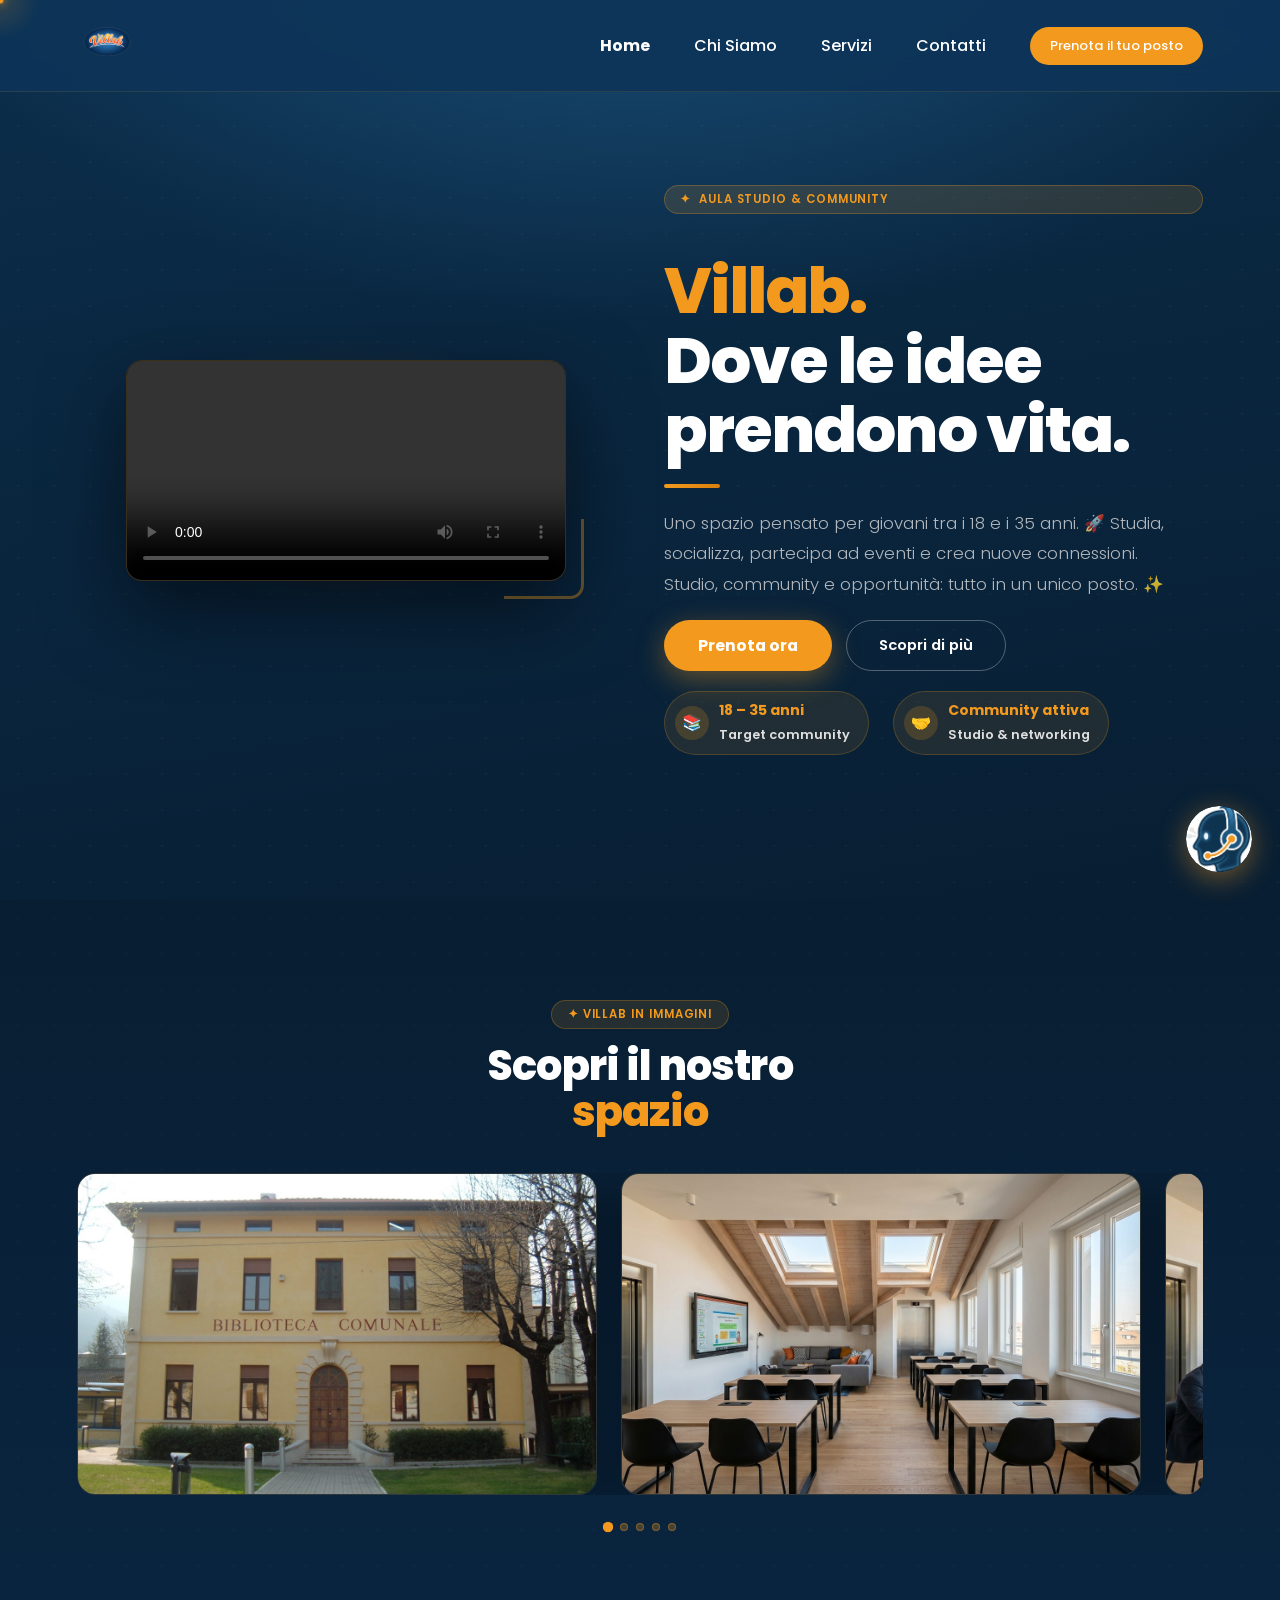
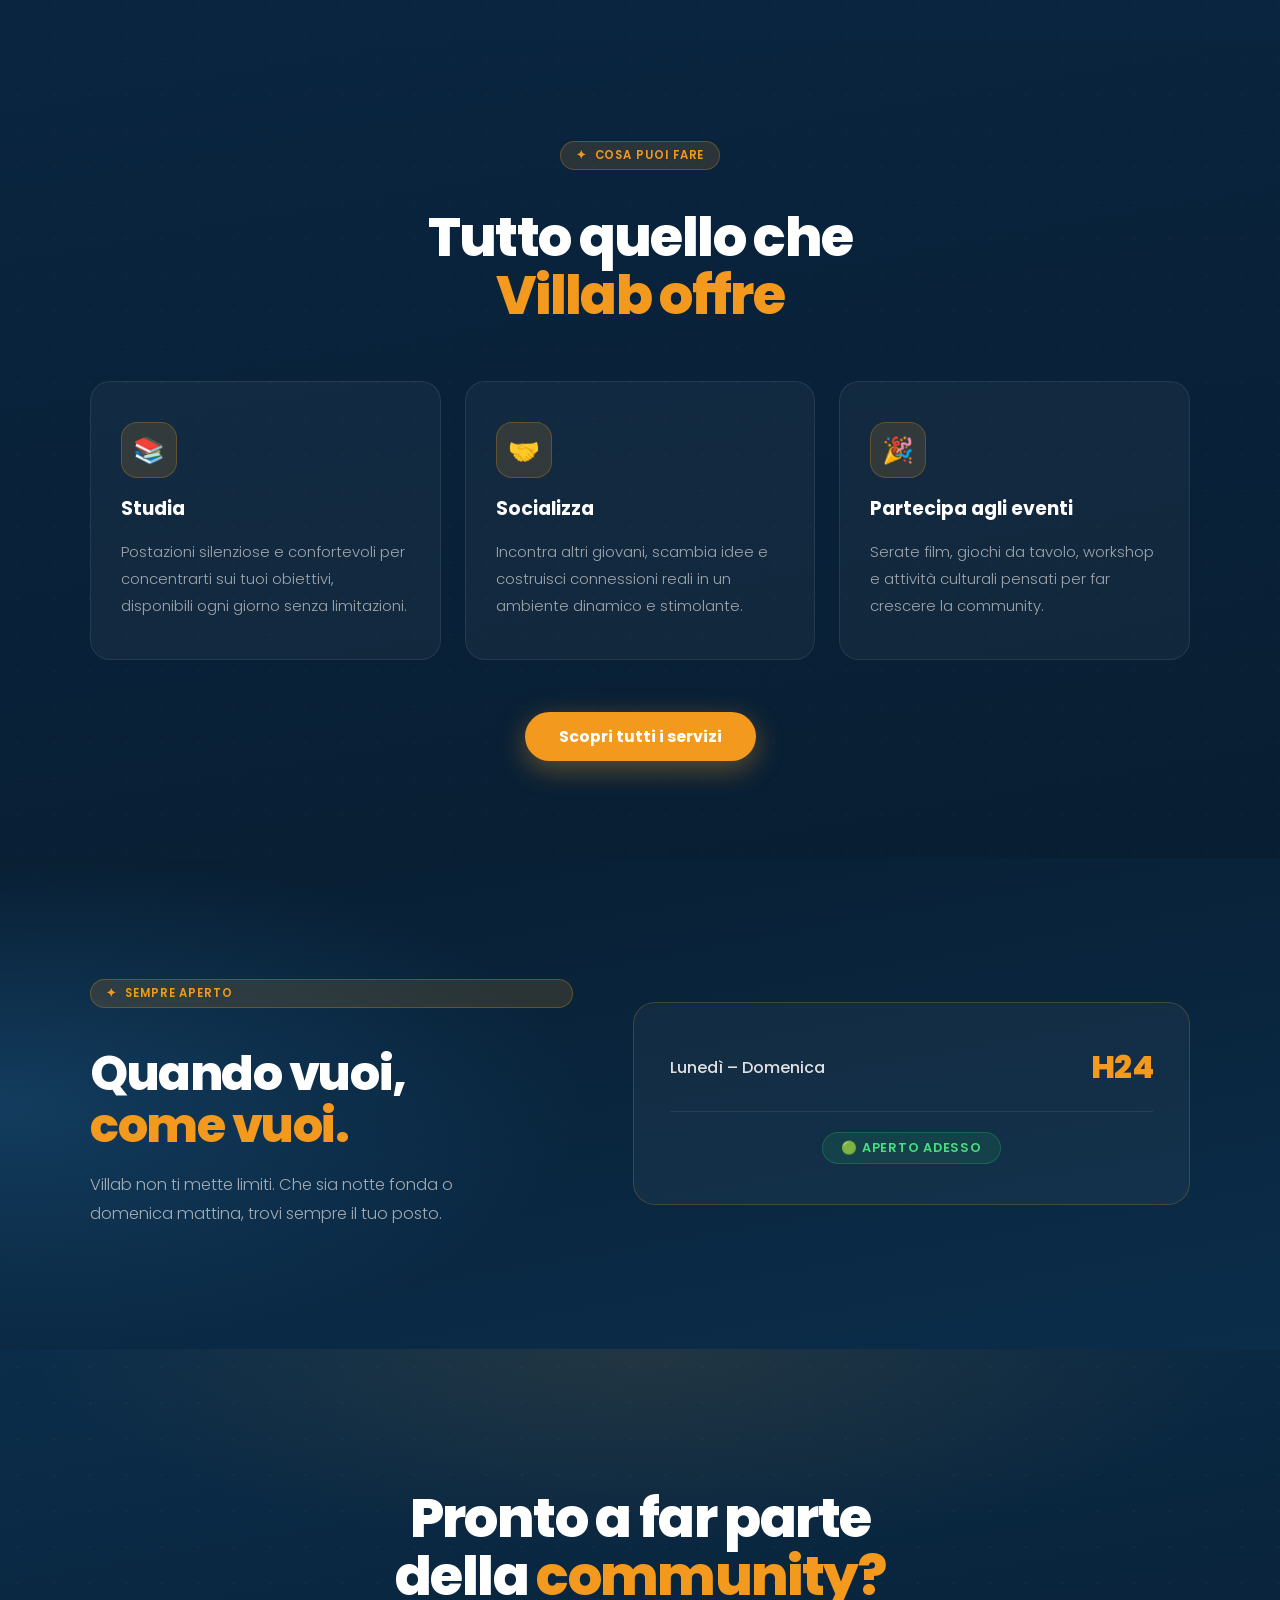
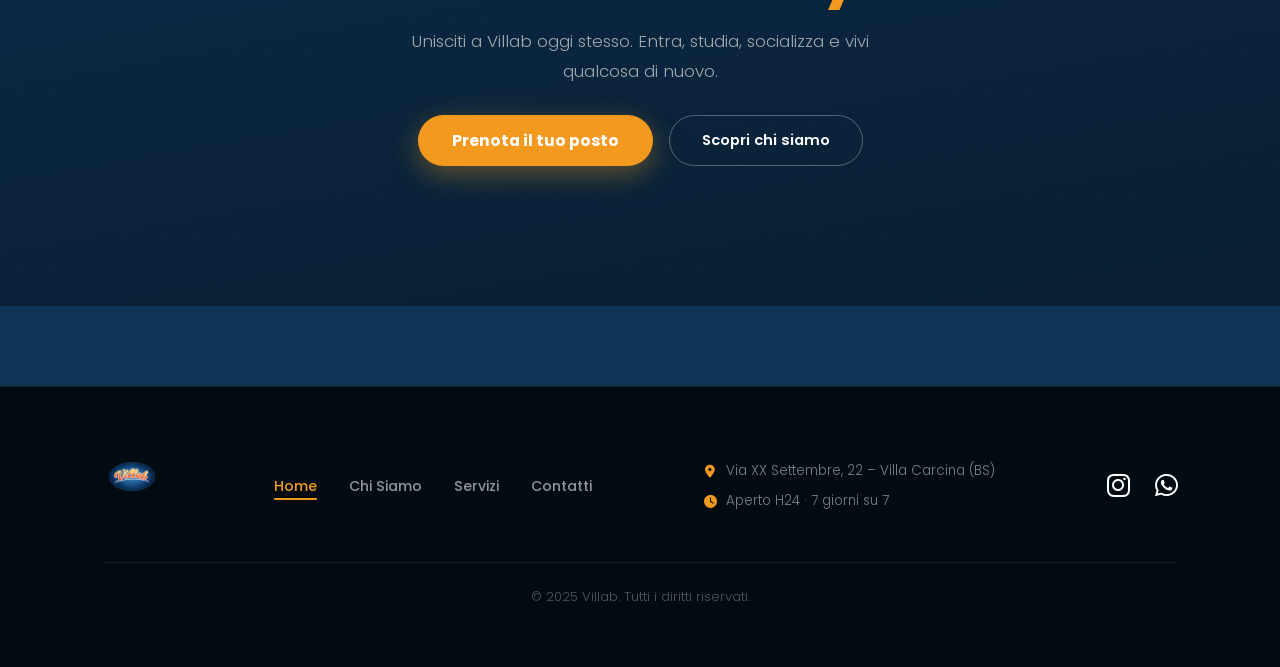
<file: index.html>
<!DOCTYPE html>
<html lang="it">
<head>
  <meta charset="UTF-8" />
  <meta name="viewport" content="width=device-width, initial-scale=1.0" />
  <title>Villab – Dove le idee prendono vita</title>
  <link rel="preconnect" href="https://fonts.googleapis.com" />
  <link rel="preconnect" href="https://fonts.gstatic.com" crossorigin />
  <link href="https://fonts.googleapis.com/css2?family=Poppins:wght@300;400;500;600;700;800&display=swap" rel="stylesheet" />
  <link rel="icon" type="image/png" href="images/logo.png" />
  <link rel="stylesheet" href="css/styleWeb.css">
  <link rel="stylesheet" href="https://cdnjs.cloudflare.com/ajax/libs/font-awesome/6.5.0/css/all.min.css" />
  
</head>

<body>
  <!-- Cursore personalizzato -->
  <div class="cursor-ring" id="cursorRing"></div>
  <div class="cursor-dot" id="cursorDot"></div>

  <!-- ========== NAVIGAZIONE ========== -->
  <nav>
    <a href="#">
      <img src="images/logo.png" alt="Villab Logo" class="nav-logo" />
    </a>

    <!-- Hamburger (mobile) -->
    <button class="hamburger" id="hamburger" aria-label="Apri menu">
      <span></span>
      <span></span>
      <span></span>
    </button>

    <!-- Menu desktop + mobile -->
    <div class="nav-menu" id="nav-menu">
      <a href="index.html" class="nav-active">Home</a>
      <a href="chiSiamoWeb.html">Chi Siamo</a>
      <a href="serviziWeb.html">Servizi</a>
      <a href="ContattiWeb.html">Contatti</a>
      <a href="ContattiWeb.html" class="nav-cta">Prenota il tuo posto</a>
    </div>
  </nav>

  <!-- ========== HERO SPLIT 50/50 ========== -->
  <section class="hero-split">
    <!-- Sfondo -->
    <div class="hero-split-bg"></div>
    <div class="hero-split-dots"></div>

    <!-- Colonna SINISTRA – Video Avatar -->
    <div class="hero-col-img">
   <div class="avatar-wrap">
  <video
    src="video/avatar-quasi-definitivo.mp4"
    loop
    playsinline
    controls
    aria-label="Video avatar Villab"
    style="max-height: 420px; width: 100%; object-fit: contain; border-radius: 16px;"
  ></video>
</div>
    </div>

    <!-- Colonna DESTRA – Testo -->
    <div class="hero-col-text">

      <!-- Badge -->
      <span class="hero-badge">
        <span>✦</span> Aula Studio &amp; Community
      </span>

      <!-- Titolo -->
      <h1><em>Villab.</em><br>Dove le idee<br>prendono vita.</h1>

      <!-- Divider arancione -->
      <div class="divider"></div>

      <!-- Testo descrittivo -->
      <p class="hero-desc">
        Uno spazio pensato per giovani tra i 18 e i 35 anni. 🚀 Studia, socializza, partecipa ad eventi e crea nuove connessioni. Studio, community e opportunità: tutto in un unico posto. ✨
      </p>

      <!-- CTA Buttons -->
      <div class="hero-btns">
        <a href="ContattiWeb.html" class="btn-main">Prenota ora</a>
        <a href="chiSiamoWeb.html" class="btn-ghost">Scopri di più</a>
      </div>

      <!-- Pillole statistiche -->
      <div class="hero-stats">
        <div class="stat-pill">
          <div class="sp-icon">📚</div>
          <div>
            <strong>18 – 35 anni</strong>
            <span>Target community</span>
          </div>
        </div>
        <div class="stat-pill">
          <div class="sp-icon">🤝</div>
          <div>
            <strong>Community attiva</strong>
            <span>Studio &amp; networking</span>
          </div>
        </div>
      </div>

    </div><!-- /hero-col-text -->
  </section>

  <!-- ========== CAROSELLO IMMAGINI ========== -->
  <section class="carousel-section" id="carousel-section">
    <div class="carousel-label">
      <span>✦ Villab in immagini</span>
      <h2>Scopri il nostro<br><em>spazio</em></h2>
    </div>

    <div class="carousel-viewport" id="carouselViewport">
      <div class="carousel-track" id="carouselTrack">
        <!-- Le slide vengono duplicate via JS per lo scroll infinito -->
        <div class="carousel-slide"><img src="images/Home1.jpg" alt="Villab – spazio 1" /></div>
        <div class="carousel-slide"><img src="images/Home2.png" alt="Villab – spazio 2" /></div>
        <div class="carousel-slide"><img src="images/Home3.png" alt="Villab – spazio 3" /></div>
        <div class="carousel-slide"><img src="images/ChiSiamo2.png" alt="Villab – community" /></div>
        <div class="carousel-slide"><img src="images/ChiSiamo3.png" alt="Villab – accesso" /></div>
      </div>
    </div>

    <div class="carousel-dots" id="carouselDots"></div>
  </section>

  <!-- ========== SERVIZI PREVIEW ========== -->
  <section class="services-section" id="servizi">
    <div class="services-bg"></div>
    <div class="services-dots"></div>

    <div class="services-inner">

      <div class="services-header reveal">
        <span class="hero-badge"><span>✦</span> Cosa puoi fare</span>
        <h2>Tutto quello che<br><em>Villab offre</em></h2>
      </div>

      <div class="services-grid">

        <div class="service-card reveal">
          <div class="sc-icon">📚</div>
          <h3>Studia</h3>
          <p>Postazioni silenziose e confortevoli per concentrarti sui tuoi obiettivi, disponibili ogni giorno senza limitazioni.</p>
        </div>

        <div class="service-card reveal">
          <div class="sc-icon">🤝</div>
          <h3>Socializza</h3>
          <p>Incontra altri giovani, scambia idee e costruisci connessioni reali in un ambiente dinamico e stimolante.</p>
        </div>

        <div class="service-card reveal">
          <div class="sc-icon">🎉</div>
          <h3>Partecipa agli eventi</h3>
          <p>Serate film, giochi da tavolo, workshop e attività culturali pensati per far crescere la community.</p>
        </div>

      </div>

      <div class="services-cta reveal">
        <a href="serviziWeb.html" class="btn-main">Scopri tutti i servizi</a>
      </div>

    </div>
  </section>

  <!-- ========== ORARI ========== -->
  <section class="orari-section" id="orari">
    <div class="orari-bg"></div>
    <div class="orari-inner">

      <div class="orari-text reveal">
        <span class="hero-badge"><span>✦</span> Sempre aperto</span>
        <h2>Quando vuoi,<br><em>come vuoi.</em></h2>
        <p>Villab non ti mette limiti. Che sia notte fonda o domenica mattina, trovi sempre il tuo posto.</p>
      </div>

      <div class="orari-card reveal">
        <div class="orari-row">
          <span class="orari-day">Lunedì – Domenica</span>
          <span class="orari-time">H24</span>
        </div>
        <div class="orari-divider"></div>
        <div class="orari-badge-wrap">
          <span class="orari-open-badge">🟢 Aperto adesso</span>
        </div>
      </div>

    </div>
  </section>

  <!-- ========== CTA CENTRALE ========== -->
  <section class="cta-section">
    <div class="cta-bg"></div>
    <div class="cta-dots"></div>
    <div class="cta-inner reveal">
      <h2>Pronto a far parte<br>della <em>community?</em></h2>
      <p>Unisciti a Villab oggi stesso. Entra, studia, socializza e vivi qualcosa di nuovo.</p>
      <div class="cta-btns">
        <a href="ContattiWeb.html" class="btn-main">Prenota il tuo posto</a>
        <a href="chiSiamoWeb.html" class="btn-ghost">Scopri chi siamo</a>
      </div>
    </div>
  </section>

  <!-- ========== FOOTER ========== -->
  <footer>
    <div class="footer-container">
      <a href="index.html">
        <img src="images/logo.png" alt="Villab Logo" class="footer-logo" />
      </a>

      <div class="footer-nav">
        <a href="index.html" class="footer-nav-active">Home</a>
        <a href="chiSiamoWeb.html">Chi Siamo</a>
        <a href="ServiziWeb.html">Servizi</a>
        <a href="ContattiWeb.html">Contatti</a>
      </div>

      <div class="footer-info">
        <div class="footer-info-item">
          <i class="fas fa-map-marker-alt"></i>
          <span>Via XX Settembre, 22 – Villa Carcina (BS)</span>
        </div>
        <div class="footer-info-item">
          <i class="fas fa-clock"></i>
          <span>Aperto H24 · 7 giorni su 7</span>
        </div>
      </div>

      <div class="footer-icons">
        <a href="https://www.instagram.com/villab_villacarcina?utm_source=ig_web_button_share_sheet&igsh=ZDNlZDc0MzIxNw==" target="_blank" rel="noopener" aria-label="Seguici su Instagram">
          <i class="fab fa-instagram"></i>
        </a>
        <a href="https://wa.me/393206966688" target="_blank" rel="noopener" aria-label="Scrivici su WhatsApp">
          <i class="fab fa-whatsapp"></i>
        </a>
      </div>
    </div>

    <div class="footer-bottom">
      <p>© 2025 Villab. Tutti i diritti riservati.</p>
    </div>
  </footer>

  <!-- ========== SCRIPTS ========== -->
  <script>
    /* ---- Hamburger ---- */
    const hamburger = document.getElementById('hamburger');
    const navMenu   = document.getElementById('nav-menu');

    hamburger.addEventListener('click', () => {
      hamburger.classList.toggle('open');
      navMenu.classList.toggle('open');
    });

    navMenu.querySelectorAll('a').forEach(link => {
      link.addEventListener('click', () => {
        hamburger.classList.remove('open');
        navMenu.classList.remove('open');
      });
    });

    /* ---- Carosello automatico (scroll infinito) ---- */
    (function () {
      const track     = document.getElementById('carouselTrack');
      const viewport  = document.getElementById('carouselViewport');
      const dotsWrap  = document.getElementById('carouselDots');

      const origSlides = Array.from(track.children);
      const total      = origSlides.length;
      const GAP        = 24; // px, deve corrispondere al gap CSS

      /* Crea i dot originali */
      origSlides.forEach((_, i) => {
        const d = document.createElement('button');
        d.className = 'carousel-dot' + (i === 0 ? ' active' : '');
        d.setAttribute('aria-label', 'Vai alla slide ' + (i + 1));
        d.addEventListener('click', () => goTo(i));
        dotsWrap.appendChild(d);
      });

      /* Duplica le slide (clone) per loop infinito */
      origSlides.forEach(s => {
        const clone = s.cloneNode(true);
        clone.setAttribute('aria-hidden', 'true');
        track.appendChild(clone);
      });

      let slideW      = 0;
      let currentIdx  = 0;
      let offset      = 0;
      let autoTimer   = null;
      let isTransitioning = false;

      function measureSlide() {
        slideW = origSlides[0].offsetWidth + GAP;
      }

      function updateDots(idx) {
        dotsWrap.querySelectorAll('.carousel-dot').forEach((d, i) => {
          d.classList.toggle('active', i === idx % total);
        });
      }

      function goTo(idx, animate = true) {
        if (isTransitioning) return;
        currentIdx = idx;
        offset     = currentIdx * slideW;

        if (animate) {
          isTransitioning = true;
          track.style.transition = 'transform .55s cubic-bezier(.4,0,.2,1)';
        } else {
          track.style.transition = 'none';
        }

        track.style.transform = `translateX(-${offset}px)`;
        updateDots(currentIdx);
      }

      track.addEventListener('transitionend', () => {
        isTransitioning = false;
        /* Se siamo oltre le slide originali → torna all'inizio senza animazione */
        if (currentIdx >= total) {
          currentIdx = currentIdx % total;
          goTo(currentIdx, false);
        }
      });

      function next() {
        goTo(currentIdx + 1);
      }

      function startAuto() {
        clearInterval(autoTimer);
        autoTimer = setInterval(next, 3200);
      }

      /* Pausa al hover */
      viewport.addEventListener('mouseenter', () => clearInterval(autoTimer));
      viewport.addEventListener('mouseleave', startAuto);

      /* Touch swipe */
      let touchStartX = 0;
      viewport.addEventListener('touchstart', e => { touchStartX = e.touches[0].clientX; }, { passive: true });
      viewport.addEventListener('touchend',   e => {
        const dx = e.changedTouches[0].clientX - touchStartX;
        if (Math.abs(dx) > 40) dx < 0 ? next() : goTo(Math.max(0, currentIdx - 1));
        startAuto();
      });

      /* Init */
      function init() {
        measureSlide();
        goTo(0, false);
        startAuto();
      }

      window.addEventListener('resize', () => { measureSlide(); goTo(currentIdx, false); });
      window.addEventListener('load', init);
    })();
    /* ---- Scroll Reveal ---- */
    (function () {
      const revealEls = document.querySelectorAll('.reveal');
      const observer  = new IntersectionObserver((entries) => {
        entries.forEach(e => {
          if (e.isIntersecting) {
            e.target.classList.add('revealed');
            observer.unobserve(e.target);
          }
        });
      }, { threshold: 0.12 });
      revealEls.forEach(el => observer.observe(el));
    })();
  </script>


  

  <script>
    /* ---- Cursore Spotlight ---- */
    (function () {
      const ring = document.getElementById('cursorRing');
      const dot  = document.getElementById('cursorDot');
      if (!ring || !dot) return;
      let mouseX = 0, mouseY = 0;
      let ringX  = 0, ringY  = 0;
      /* Il punto segue istantaneamente, l'alone segue con inerzia */
      document.addEventListener('mousemove', function(e) {
        mouseX = e.clientX;
        mouseY = e.clientY;
        dot.style.left = mouseX + 'px';
        dot.style.top  = mouseY + 'px';
      });
      /* Velocità bassa (0.07) = alone molto morbido e cinematografico */
      function animateRing() {
        ringX += (mouseX - ringX) * 0.07;
        ringY += (mouseY - ringY) * 0.07;
        ring.style.left = ringX + 'px';
        ring.style.top  = ringY + 'px';
        requestAnimationFrame(animateRing);
      }
      animateRing();
      /* Hover su elementi interattivi */
      var hoverEls = document.querySelectorAll('a, button, .btn-main, .btn-ghost, .service-card, .stat-pill, .ct-faq-btn, .sv-item-card, .cs-card, .orari-card, .ct-channel-card');
      hoverEls.forEach(function(el) {
        el.addEventListener('mouseenter', function() {
          ring.classList.add('is-hovering');
          dot.classList.add('is-hovering');
        });
        el.addEventListener('mouseleave', function() {
          ring.classList.remove('is-hovering');
          dot.classList.remove('is-hovering');
        });
      });
    })();
  </script>
  

<!-- ===== CHATBOT VILLAB ===== -->
<!-- ========== CHATBOT FLOTTANTE – DECISION TREE (v2) ========== -->
  <style>
    /* --- FAB --- */
    #vb-fab {
      position: fixed;
      bottom: 28px;
      right: 28px;
      width: 66px;
      height: 66px;
      border-radius: 50%;
      background: transparent;
      border: none;
      cursor: pointer;
      z-index: 9999;
      padding: 0;
      overflow: hidden;
      box-shadow: 0 6px 28px rgba(243,154,30,0.45);
      transition: transform .25s, box-shadow .25s;
    }
    #vb-fab:hover {
      transform: scale(1.08);
      box-shadow: 0 8px 36px rgba(243,154,30,0.6);
    }
    #vb-fab img {
      width: 100%;
      height: 100%;
      object-fit: cover;
      border-radius: 50%;
      display: block;
    }
    #vb-fab::after {
      content: '';
      position: absolute;
      inset: -4px;
      border-radius: 50%;
      border: 2px solid rgba(243,154,30,0.55);
      animation: vb-pulse 2s infinite;
    }
    #vb-fab.open::after { display: none; }
    @keyframes vb-pulse { 0%,100%{opacity:1} 50%{opacity:.3} }

    /* --- Finestra chat --- */
    #vb-window {
      position: fixed;
      bottom: 110px;
      right: 28px;
      width: 370px;
      max-width: calc(100vw - 40px);
      height: 560px;
      max-height: calc(100vh - 130px);
      background: linear-gradient(160deg, #0b2d4a 0%, #081e32 100%);
      border: 1px solid rgba(243,154,30,0.22);
      border-radius: 22px;
      display: flex;
      flex-direction: column;
      z-index: 9998;
      box-shadow: 0 24px 70px rgba(0,0,0,0.55);
      overflow: hidden;
      transform: scale(0.92) translateY(16px);
      opacity: 0;
      pointer-events: none;
      transition: transform .28s cubic-bezier(.34,1.56,.64,1), opacity .22s ease;
    }
    #vb-window.open {
      transform: scale(1) translateY(0);
      opacity: 1;
      pointer-events: all;
    }

    /* --- Header --- */
    #vb-header {
      display: flex;
      align-items: center;
      gap: 12px;
      padding: 14px 18px;
      background: rgba(14,53,88,0.85);
      border-bottom: 1px solid rgba(243,154,30,0.18);
      flex-shrink: 0;
    }
    #vb-avatar {
      width: 40px;
      height: 40px;
      border-radius: 50%;
      object-fit: cover;
      border: 2px solid var(--villab-orange);
      flex-shrink: 0;
    }
    .vb-header-info { flex: 1; }
    .vb-header-name {
      font-size: .88rem;
      font-weight: 700;
      color: #fff;
      line-height: 1.2;
    }
    .vb-header-status {
      font-size: .72rem;
      color: var(--villab-orange);
      font-weight: 500;
      display: flex;
      align-items: center;
      gap: 5px;
    }
    .vb-status-dot {
      width: 7px;
      height: 7px;
      background: #4ade80;
      border-radius: 50%;
      display: inline-block;
    }
    #vb-close-btn {
      background: none;
      border: none;
      cursor: pointer;
      color: rgba(255,255,255,0.45);
      font-size: 20px;
      line-height: 1;
      padding: 4px;
      transition: color .2s;
      font-family: "Poppins", sans-serif;
    }
    #vb-close-btn:hover { color: #fff; }

    /* --- Messaggi --- */
    #vb-messages {
      flex: 1;
      overflow-y: auto;
      padding: 18px 14px;
      display: flex;
      flex-direction: column;
      gap: 10px;
      scrollbar-width: thin;
      scrollbar-color: rgba(243,154,30,0.25) transparent;
    }
    #vb-messages::-webkit-scrollbar { width: 4px; }
    #vb-messages::-webkit-scrollbar-thumb {
      background: rgba(243,154,30,0.3);
      border-radius: 4px;
    }
    .vb-msg {
      display: flex;
      gap: 8px;
      align-items: flex-end;
      animation: vbFadeUp .3s ease both;
    }
    @keyframes vbFadeUp {
      from { opacity:0; transform:translateY(10px); }
      to   { opacity:1; transform:translateY(0); }
    }
    .vb-msg-bot { justify-content: flex-start; }
    .vb-msg-bot .vb-bubble {
      background: rgba(30,90,137,0.35);
      border: 1px solid rgba(243,154,30,0.15);
      border-radius: 18px 18px 18px 4px;
      color: #fff;
      padding: 11px 15px;
      font-size: .87rem;
      line-height: 1.6;
      max-width: 82%;
      white-space: pre-line;
    }
    .vb-msg-bot .vb-bubble a { color: var(--villab-orange); }
    .vb-mini-avatar {
      width: 28px;
      height: 28px;
      border-radius: 50%;
      object-fit: cover;
      border: 1.5px solid var(--villab-orange);
      flex-shrink: 0;
    }
    .vb-msg-user { justify-content: flex-end; }
    .vb-msg-user .vb-bubble {
      background: var(--villab-orange);
      border-radius: 18px 18px 4px 18px;
      color: var(--primary-blue);
      padding: 11px 15px;
      font-size: .87rem;
      font-weight: 600;
      line-height: 1.5;
      max-width: 78%;
    }

    /* Typing */
    .vb-typing .vb-bubble {
      display: flex;
      align-items: center;
      gap: 5px;
      padding: 12px 16px;
    }
    .vb-typing-dot {
      width: 7px;
      height: 7px;
      background: rgba(255,255,255,0.55);
      border-radius: 50%;
      animation: vbBounce 1.1s infinite ease-in-out;
    }
    .vb-typing-dot:nth-child(2) { animation-delay:.18s; }
    .vb-typing-dot:nth-child(3) { animation-delay:.36s; }
    @keyframes vbBounce {
      0%,80%,100% { transform:translateY(0); opacity:.45; }
      40%         { transform:translateY(-6px); opacity:1; }
    }
    .vb-typing-text {
      font-size: .8rem;
      color: rgba(255,255,255,0.5);
      font-style: italic;
      margin-left: 4px;
    }

    /* --- Opzioni --- */
    #vb-options {
      padding: 10px 14px 16px;
      display: flex;
      flex-direction: column;
      gap: 7px;
      flex-shrink: 0;
      border-top: 1px solid rgba(243,154,30,0.1);
    }
    .vb-opt-btn {
      background: rgba(14,53,88,0.6);
      border: 1px solid rgba(243,154,30,0.25);
      border-radius: 50px;
      color: #fff;
      font-family: "Poppins", sans-serif;
      font-size: .82rem;
      font-weight: 500;
      padding: 9px 16px;
      cursor: pointer;
      text-align: left;
      transition: background .2s, border-color .2s, transform .15s;
    }
    .vb-opt-btn:hover {
      background: rgba(243,154,30,0.15);
      border-color: var(--villab-orange);
      transform: translateX(3px);
    }
    .vb-opt-btn:active { transform: scale(0.97); }

    @media (max-width: 480px) {
      #vb-window { width: calc(100vw - 22px); right: 11px; bottom: 96px; }
      #vb-fab    { bottom: 16px; right: 14px; width: 60px; height: 60px; }
    }
  </style>

  <!-- FAB -->
  <button id="vb-fab" aria-label="Apri chatbot Villab">
    <img src="images/IconaChatbot.png" alt="Villab Bot" />
  </button>

  <!-- Finestra chat -->
  <div id="vb-window" role="dialog" aria-label="Chat Villab">
    <div id="vb-header">
      <img id="vb-avatar" src="images/IconaChatbot.png" alt="Villab Bot" />
      <div class="vb-header-info">
        <div class="vb-header-name">Assistente Villab</div>
        <div class="vb-header-status"><span class="vb-status-dot"></span>Online</div>
      </div>
      <button id="vb-close-btn" aria-label="Chiudi chat">✕</button>
    </div>
    <div id="vb-messages"></div>
    <div id="vb-options"></div>
  </div>

  <script>
  (function () {
    /* ---- DECISION TREE ---- */
    var TREE = {
      home: {
        bot: "👋 Ciao! Sono l'assistente di Villab, felice di aiutarti! Cosa vuoi sapere?",
        options: [
          { label: "🏛️ Cos'è Villab",      next: "cose" },
          { label: "ℹ️ Info pratiche",      next: "info" },
          { label: "🎯 Servizi e attività", next: "servizi" }
        ]
      },
      cose: {
        bot: "Villab è un'aula studio e centro giovani pensato per ragazzi tra i 18 e i 35 anni. Uno spazio accogliente dove studiare, lavorare, creare connessioni e stare bene insieme! 🌟",
        options: [
          { label: "📚 Spazio studio",      next: "spazioStudio" },
          { label: "🤝 Community",          next: "community" },
          { label: "🎂 Limite di età",      next: "limiteEta" },
          { label: "🔙 Torna all'inizio",   next: "home" }
        ]
      },
      limiteEta: {
        bot: "Villab è dedicato ai giovani tra i 18 e i 35 anni. Questa fascia è stata scelta per creare uno spazio su misura per studenti, neolaureati e giovani lavoratori. Se hai dubbi sulla tua situazione, scrivici: saremo felici di chiarire! 😊",
        options: [
          { label: "📲 Come registrarsi",   next: "badge" },
          { label: "💸 È gratuito?",        next: "gratuito" },
          { label: "🔙 Torna all'inizio",   next: "home" }
        ]
      },
      spazioStudio: {
        bot: "Un ambiente tranquillo e ben attrezzato, con postazioni comode, Wi-Fi veloce e prese ovunque. Tutto quello che ti serve per studiare al meglio! 📖✨",
        options: [
          { label: "💡 Servizi",            next: "servizi" },
          { label: "📅 Prenotazione",       next: "prenotazione" },
          { label: "🍕 Posso mangiare?",    next: "mangiare" },
          { label: "🔙 Torna all'inizio",   next: "home" }
        ]
      },
      community: {
        bot: "Villab non è solo studio! È un luogo vivo, fatto di incontri, idee nuove e relazioni tra giovani del territorio. Potresti trovare il tuo prossimo amico o collaboratore qui! 🤝",
        options: [
          { label: "🎉 Socializzare",       next: "socializzare" },
          { label: "💬 Contatti",           next: "contatti" },
          { label: "🔙 Torna all'inizio",   next: "home" }
        ]
      },
      info: {
        bot: "Certo! Ecco le informazioni pratiche su Villab. Di cosa hai bisogno?",
        options: [
          { label: "🕐 Orari apertura",     next: "orari" },
          { label: "🔑 Come accedere",      next: "accesso" },
          { label: "💸 È gratuito?",        next: "gratuito" },
          { label: "📍 Dove siamo",         next: "dove" },
          { label: "♿ Accessibilità",       next: "accessibilita" },
          { label: "🔙 Torna all'inizio",   next: "home" }
        ]
      },
      orari: {
        bot: "Villab è aperto tutti i giorni dalle 7:00 alle 24:00. Tanti orari per adattarsi ai tuoi ritmi! ⏰",
        options: [
          { label: "🌙 Posso venire la sera?", next: "sera" },
          { label: "📅 Giorni di apertura",    next: "giorni" },
          { label: "🔙 Torna all'inizio",      next: "home" }
        ]
      },
      sera: {
        bot: "Assolutamente sì! Villab è accessibile fino a mezzanotte. Perfetto per chi studia la sera o vuole incontrarsi dopo il lavoro. 🌙",
        options: [
          { label: "🔑 Come accedere",      next: "accesso" },
          { label: "🔙 Torna all'inizio",   next: "home" }
        ]
      },
      giorni: {
        bot: "Villab è aperto 7 giorni su 7, weekend incluso. Non ti lasciamo mai senza uno spazio dove stare! 🎉",
        options: [
          { label: "🕐 Orari precisi",      next: "orari" },
          { label: "🔙 Torna all'inizio",   next: "home" }
        ]
      },
      accesso: {
        bot: "Accedere a Villab è semplicissimo! Ti basta il badge digitale, poi puoi entrare dalla scala esterna o dall'ascensore. 🔑",
        options: [
          { label: "📲 Come ottenere il badge", next: "badge" },
          { label: "🚪 Modalità ingresso",      next: "ingresso" },
          { label: "♿ Accessibilità",           next: "accessibilita" },
          { label: "🔙 Torna all'inizio",       next: "home" }
        ]
      },
      badge: {
        bot: "Richiedere il badge è facilissimo! Puoi farlo online compilando il modulo sul sito, scansionando il QR code oppure passando direttamente al Comune di Villa Carcina. 📲",
        options: [
          { label: "💸 È gratuito?",        next: "gratuito" },
          { label: "📅 Prenotazione",       next: "prenotazione" },
          { label: "🔙 Torna all'inizio",   next: "home" }
        ]
      },
      ingresso: {
        bot: "Hai due opzioni per entrare:\n🚪 Scala esterna — sempre disponibile negli orari di apertura.\n🛗 Ascensore — disponibile durante gli orari della biblioteca comunale.",
        options: [
          { label: "♿ Accessibilità",       next: "accessibilita" },
          { label: "🕐 Orari apertura",     next: "orari" },
          { label: "🔙 Torna all'inizio",   next: "home" }
        ]
      },
      accessibilita: {
        bot: "Sì, Villab è accessibile anche a persone con disabilità motorie! 🙌 È disponibile l'ascensore per raggiungere la mansarda durante gli orari della biblioteca. Per qualsiasi esigenza specifica, non esitare a contattarci: faremo il possibile per aiutarti!",
        options: [
          { label: "🚪 Modalità ingresso",  next: "ingresso" },
          { label: "💬 Contattaci",         next: "contatti" },
          { label: "🔙 Torna all'inizio",   next: "home" }
        ]
      },
      parcheggio: {
        bot: "Certo! Nelle vicinanze della biblioteca di Villa Carcina sono disponibili parcheggi pubblici gratuiti. Puoi arrivare tranquillamente in auto! 🚗",
        options: [
          { label: "🗺️ Indirizzo",          next: "indirizzo" },
          { label: "🔑 Come accedere",      next: "accesso" },
          { label: "🔙 Torna all'inizio",   next: "home" }
        ]
      },
      gratuito: {
        bot: "Ottima notizia: Villab è completamente gratuito o agevolato per chi è in possesso del badge! Studiare bene non deve costare. 🎓",
        options: [
          { label: "🪪 Serve la tessera?",  next: "tessera" },
          { label: "💡 Cosa include",       next: "cosaInclude" },
          { label: "🔙 Torna all'inizio",   next: "home" }
        ]
      },
      tessera: {
        bot: "Sì, occorre registrarsi per ottenere il badge. Ma tranquillo/a: la registrazione è semplice, rapida e gratuita. Puoi farlo online in pochi minuti! 😊",
        options: [
          { label: "📲 Come ottenere il badge", next: "badge" },
          { label: "🔙 Torna all'inizio",       next: "home" }
        ]
      },
      cosaInclude: {
        bot: "Con il badge hai accesso a tutto: spazi studio, Wi-Fi veloce, prese elettriche e tutti i servizi base di Villab. Niente brutte sorprese! ✅",
        options: [
          { label: "💡 Tutti i servizi",    next: "servizi" },
          { label: "🔙 Torna all'inizio",   next: "home" }
        ]
      },
      dove: {
        bot: "Ci trovi nella mansarda della biblioteca comunale di Villa Carcina. Una posizione comoda e facilmente raggiungibile! 📍",
        options: [
          { label: "🗺️ Indirizzo",          next: "indirizzo" },
          { label: "🏛️ Posizione interna",  next: "posizioneInterna" },
          { label: "🚗 Parcheggio vicino?", next: "parcheggio" },
          { label: "🔙 Torna all'inizio",   next: "home" }
        ]
      },
      indirizzo: {
        bot: "📍 Via XX Settembre, 22 – Villa Carcina (BS)\n\nSe vuoi indicazioni stradali, puoi cercarlo su Google Maps!",
        options: [
          { label: "🚗 Parcheggio vicino?", next: "parcheggio" },
          { label: "🏛️ Posizione interna",  next: "posizioneInterna" },
          { label: "🔑 Come accedere",      next: "accesso" },
          { label: "🔙 Torna all'inizio",   next: "home" }
        ]
      },
      posizioneInterna: {
        bot: "Villab si trova nella mansarda della biblioteca comunale. Puoi raggiungerci tramite la scala esterna (sempre disponibile) o l'ascensore (disponibile negli orari della biblioteca). 🏛️",
        options: [
          { label: "🚪 Modalità ingresso",  next: "ingresso" },
          { label: "🚗 Parcheggio vicino?", next: "parcheggio" },
          { label: "🔙 Torna all'inizio",   next: "home" }
        ]
      },
      servizi: {
        bot: "Villab è attrezzato per farti lavorare e studiare al meglio! Trovi Wi-Fi veloce, prese elettriche, sale riunioni e una bacheca informativa. 💡",
        options: [
          { label: "📶 Wi-Fi e postazioni", next: "wifi" },
          { label: "🏛️ Spazi disponibili",  next: "spazi" },
          { label: "📋 Sale riunioni",       next: "saleRiunioni" },
          { label: "🎉 Socializzare",        next: "socializzare" },
          { label: "🍕 Posso mangiare?",    next: "mangiare" },
          { label: "🔙 Torna all'inizio",   next: "home" }
        ]
      },
      mangiare: {
        bot: "Certo, puoi portare da mangiare e da bere! 🍕☕ Villab è uno spazio giovane e informale: sentiti libero/a di fare una pausa come si deve. Ti chiediamo solo di mantenere gli spazi puliti e ordinati per tutti. Grazie! 🙏",
        options: [
          { label: "🏛️ Spazi disponibili",  next: "spazi" },
          { label: "💡 Altri servizi",      next: "servizi" },
          { label: "🔙 Torna all'inizio",   next: "home" }
        ]
      },
      wifi: {
        bot: "Connessione Wi-Fi veloce e prese elettriche in tutti gli spazi studio. Porta il tuo dispositivo e sei pronto/a a partire! 💻⚡",
        options: [
          { label: "🏛️ Spazi disponibili",  next: "spazi" },
          { label: "📅 Prenotazione",       next: "prenotazione" },
          { label: "🔙 Torna all'inizio",   next: "home" }
        ]
      },
      spazi: {
        bot: "Villab mette a disposizione spazi diversi per ogni momento della giornata:\n📖 Area studio silenziosa\n☕ Area relax\n🎤 Spazi per eventi e attività",
        options: [
          { label: "📋 Sale riunioni",      next: "saleRiunioni" },
          { label: "🎉 Socializzare",       next: "socializzare" },
          { label: "🍕 Posso mangiare?",   next: "mangiare" },
          { label: "🔙 Torna all'inizio",   next: "home" }
        ]
      },
      prenotazione: {
        bot: "I posti sono solitamente liberi, ma puoi prenotare online per avere la certezza del tuo spazio. Meglio non rischiare nei giorni di punta! 📅",
        options: [
          { label: "💻 Come prenotare",    next: "comePrenotare" },
          { label: "🪑 Posti disponibili", next: "posti" },
          { label: "🔙 Torna all'inizio",  next: "home" }
        ]
      },
      comePrenotare: {
        bot: "La prenotazione è semplice e veloce! Puoi farlo direttamente online sul sito di Villab oppure contattandoci via WhatsApp o Instagram. 📲",
        options: [
          { label: "💬 Contatti",           next: "contatti" },
          { label: "🔙 Torna all'inizio",   next: "home" }
        ]
      },
      posti: {
        bot: "Di solito trovi posto senza problemi! In caso di grande affluenza potrebbe essere necessaria la prenotazione anticipata, ma ti avvisiamo sempre attraverso i nostri canali. 🪑",
        options: [
          { label: "📅 Come prenotare",     next: "comePrenotare" },
          { label: "📸 Seguici su IG",      next: "instagram" },
          { label: "🔙 Torna all'inizio",   next: "home" }
        ]
      },
      socializzare: {
        bot: "A Villab organizziamo serate, giochi da tavolo e workshop per incontrare nuove persone e divertirsi insieme! Vieni a scoprire chi siamo. 🎉",
        options: [
          { label: "🎲 Tipi di eventi",     next: "eventi" },
          { label: "🤝 Networking",         next: "networking" },
          { label: "🔙 Torna all'inizio",   next: "home" }
        ]
      },
      eventi: {
        bot: "Il nostro calendario è ricco di appuntamenti:\n🎬 Serate cinema\n🎲 Giochi da tavolo\n🎤 Workshop e incontri tematici\n\nSeguici su Instagram per non perderti nulla!",
        options: [
          { label: "📸 Instagram",          next: "instagram" },
          { label: "🔙 Torna all'inizio",   next: "home" }
        ]
      },
      networking: {
        bot: "Villab è il posto perfetto per conoscere altri giovani del territorio, collaborare su progetti e creare nuove opportunità. Non sai mai chi potresti incontrare! 🤝✨",
        options: [
          { label: "💬 Contattaci",         next: "contatti" },
          { label: "🔙 Torna all'inizio",   next: "home" }
        ]
      },
      saleRiunioni: {
        bot: "Le sale riunioni sono prenotabili su richiesta e sono perfette per gruppi studio, team e associazioni. Uno spazio tutto vostro! 🏛️",
        options: [
          { label: "👥 Per chi sono",       next: "perChiRiunioni" },
          { label: "📅 Come prenotare",     next: "prenotaRiunione" },
          { label: "🔙 Torna all'inizio",   next: "home" }
        ]
      },
      perChiRiunioni: {
        bot: "Le sale sono pensate per gruppi studio, team di lavoro, associazioni giovanili e piccoli progetti condivisi. Se avete bisogno di uno spazio tranquillo per ragionare insieme, siete nel posto giusto! 👥",
        options: [
          { label: "📅 Come prenotare",     next: "prenotaRiunione" },
          { label: "🔙 Torna all'inizio",   next: "home" }
        ]
      },
      prenotaRiunione: {
        bot: "Per prenotare una sala riunioni contattaci via WhatsApp o Instagram. Ti risponderemo al più presto e troveremo la soluzione giusta per te! 😊",
        options: [
          { label: "📱 WhatsApp",           next: "whatsapp" },
          { label: "📸 Instagram",          next: "instagram" },
          { label: "🔙 Torna all'inizio",   next: "home" }
        ]
      },
      contatti: {
        bot: "Siamo sempre raggiungibili e felici di rispondere! Scegli il canale che preferisci. 😊",
        options: [
          { label: "📱 WhatsApp",           next: "whatsapp" },
          { label: "📸 Instagram",          next: "instagram" },
          { label: "🔙 Torna all'inizio",   next: "home" }
        ]
      },
      whatsapp: {
        bot: "Scrivici su WhatsApp, ti rispondiamo velocemente!\n📱 +39 320 696 6688\n\nSiamo disponibili tutti i giorni. 🙂",
        options: [
          { label: "📸 Instagram",          next: "instagram" },
          { label: "🔙 Torna all'inizio",   next: "home" }
        ]
      },
      instagram: {
        bot: "Seguici su Instagram per restare aggiornato/a su eventi, novità e tutto quello che succede da Villab!\n📸 @villab_villacarcina",
        options: [
          { label: "📱 WhatsApp",           next: "whatsapp" },
          { label: "🔙 Torna all'inizio",   next: "home" }
        ]
      }
    };

    var fab      = document.getElementById('vb-fab');
    var win      = document.getElementById('vb-window');
    var messages = document.getElementById('vb-messages');
    var options  = document.getElementById('vb-options');
    var closeBtn = document.getElementById('vb-close-btn');
    var isWaiting = false;
    var initialized = false;

    fab.addEventListener('click', function () {
      var isOpen = win.classList.contains('open');
      if (isOpen) {
        win.classList.remove('open');
        fab.classList.remove('open');
      } else {
        win.classList.add('open');
        fab.classList.add('open');
        if (!initialized) { initialized = true; goToNode('home'); }
      }
    });

    closeBtn.addEventListener('click', function () {
      win.classList.remove('open');
      fab.classList.remove('open');
    });

    function makeAvatar() {
      var img = document.createElement('img');
      img.className = 'vb-mini-avatar';
      img.src = 'images/IconaChatbot.png';
      img.alt = '';
      return img;
    }

    function addBotMessage(text, onDone) {
      var row = document.createElement('div');
      row.className = 'vb-msg vb-msg-bot';
      row.appendChild(makeAvatar());
      var bubble = document.createElement('div');
      bubble.className = 'vb-bubble';
      row.appendChild(bubble);
      messages.appendChild(row);
      scrollDown();

      var i = 0;
      var speed = 35;
      function typeNext() {
        if (i < text.length) {
          if (text[i] === '\n') {
            bubble.appendChild(document.createElement('br'));
          } else {
            bubble.appendChild(document.createTextNode(text[i]));
          }
          i++;
          scrollDown();
          setTimeout(typeNext, speed);
        } else {
          if (typeof onDone === 'function') onDone();
        }
      }
      typeNext();
    }

    function addUserMessage(text) {
      var row = document.createElement('div');
      row.className = 'vb-msg vb-msg-user';
      var bubble = document.createElement('div');
      bubble.className = 'vb-bubble';
      bubble.textContent = text;
      row.appendChild(bubble);
      messages.appendChild(row);
      scrollDown();
    }

    function addTyping() {
      var row = document.createElement('div');
      row.className = 'vb-msg vb-msg-bot vb-typing';
      row.id = 'vb-typing';
      row.appendChild(makeAvatar());
      var bubble = document.createElement('div');
      bubble.className = 'vb-bubble';
      bubble.innerHTML = '<span class="vb-typing-dot"></span><span class="vb-typing-dot"></span><span class="vb-typing-dot"></span><span class="vb-typing-text">Sto pensando…</span>';
      row.appendChild(bubble);
      messages.appendChild(row);
      scrollDown();
    }

    function removeTyping() {
      var el = document.getElementById('vb-typing');
      if (el) el.remove();
    }

    function renderOptions(opts) {
      options.innerHTML = '';
      opts.forEach(function (opt) {
        var btn = document.createElement('button');
        btn.className = 'vb-opt-btn';
        btn.textContent = opt.label;
        btn.addEventListener('click', function () { handleChoice(opt.label, opt.next); });
        options.appendChild(btn);
      });
    }

    function handleChoice(label, next) {
      if (isWaiting) return;
      isWaiting = true;
      addUserMessage(label);
      options.innerHTML = '';
      addTyping();
      setTimeout(function () {
        removeTyping();
        goToNode(next);
      }, 1800);
    }

    function goToNode(nodeId) {
      var node = TREE[nodeId];
      if (!node) return;
      /* mostra i pulsanti solo quando il typewriter ha finito */
      addBotMessage(node.bot, function () {
        renderOptions(node.options);
        isWaiting = false;
      });
    }

    function scrollDown() {
      messages.scrollTop = messages.scrollHeight;
    }
  })();
  </script>
</body>
</html>
</file>
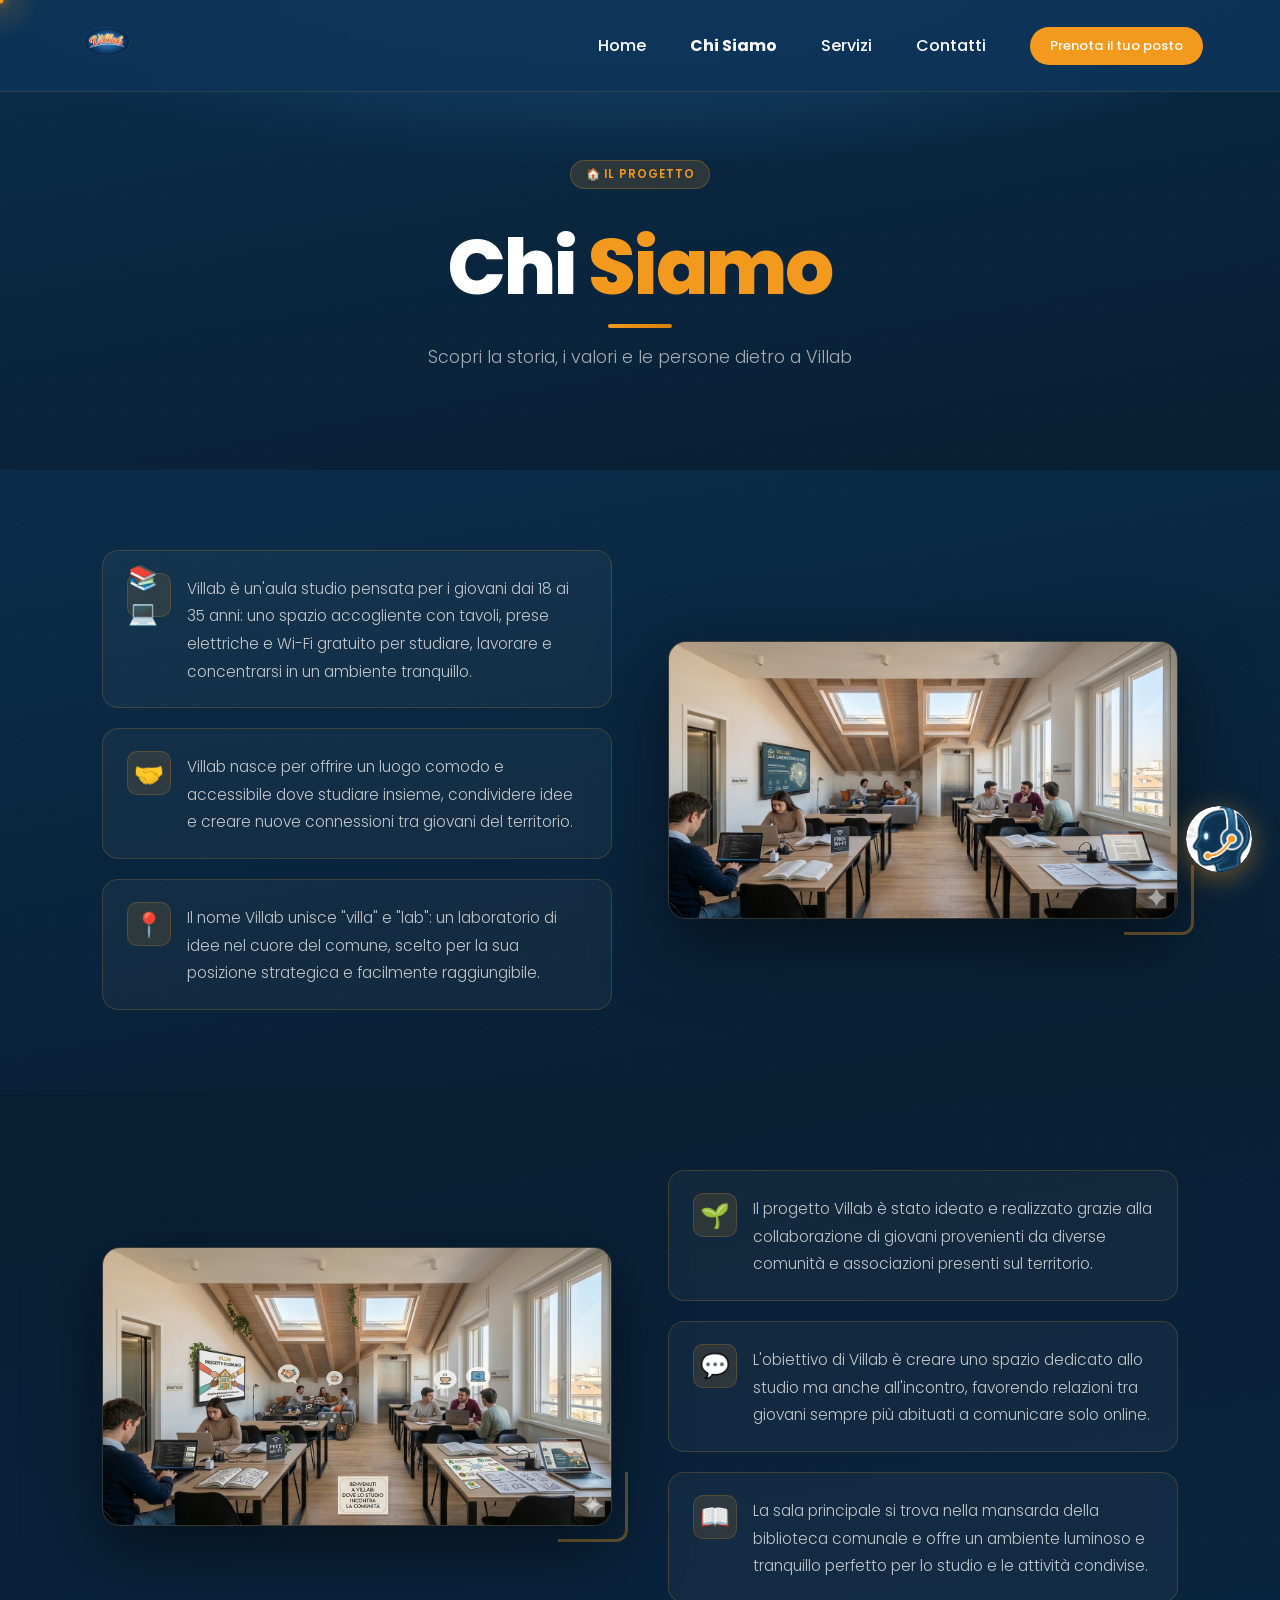
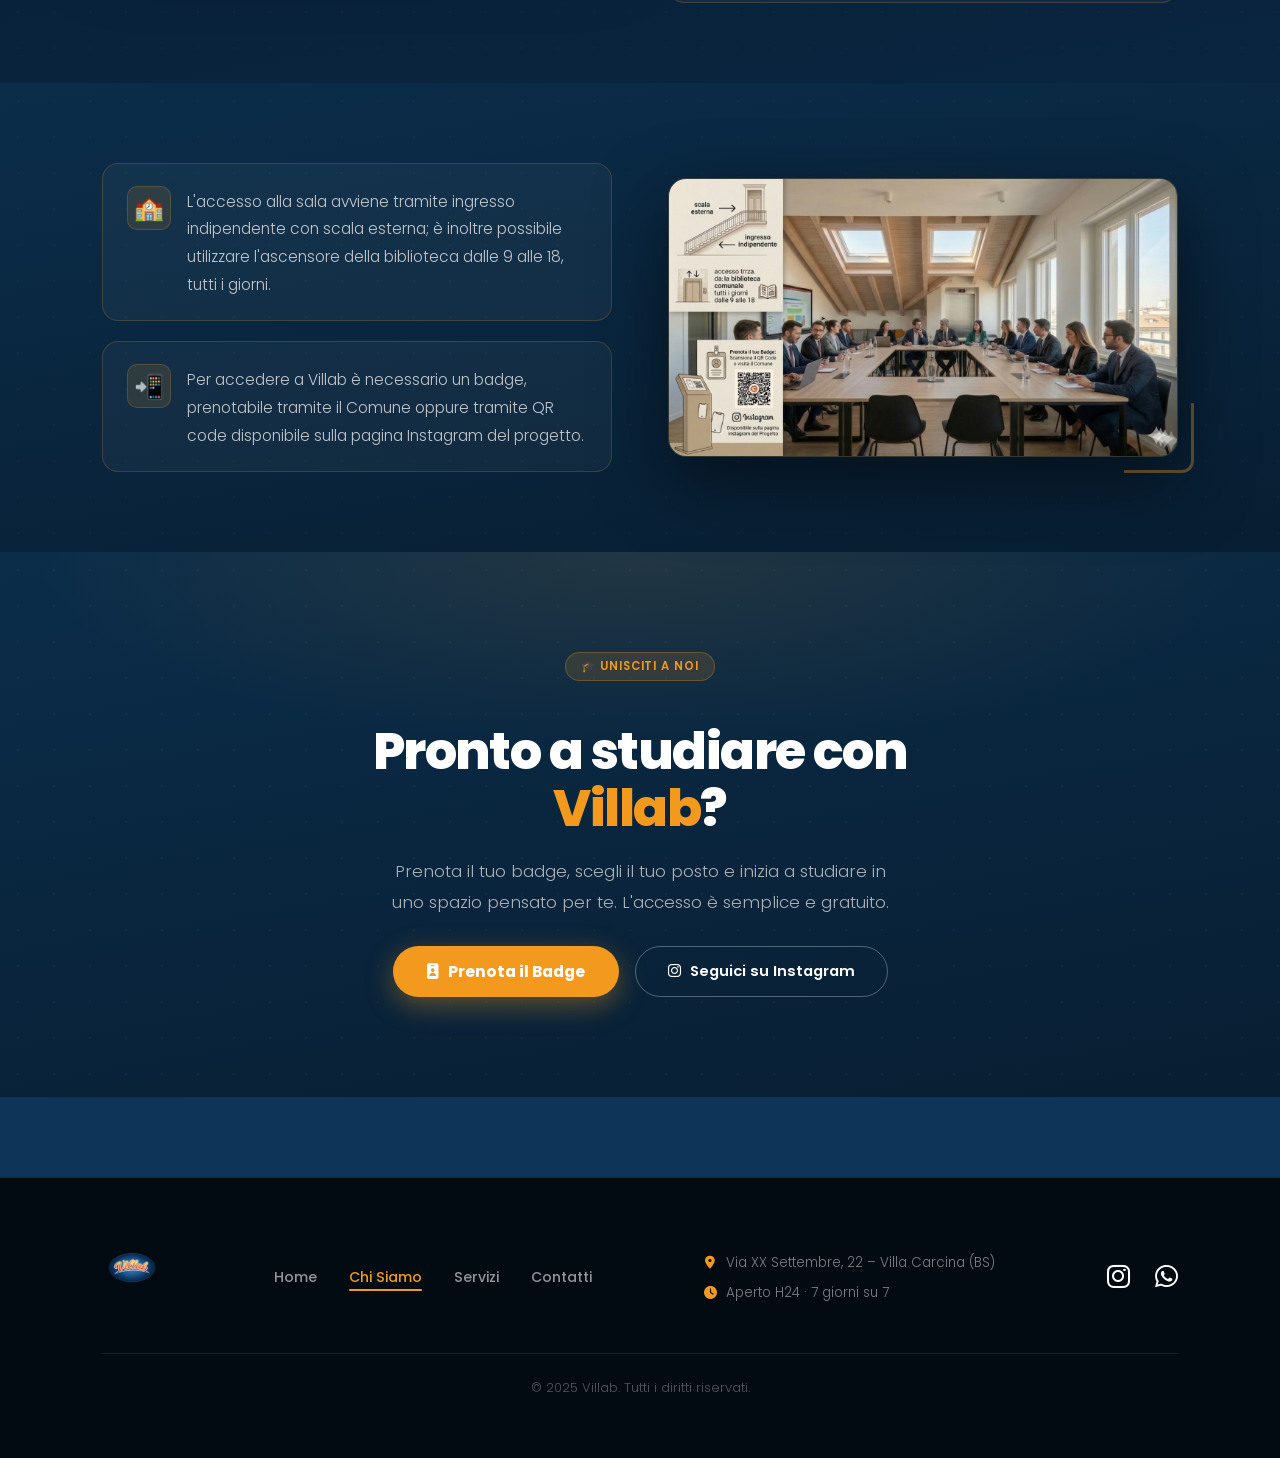
<file: chiSiamoWeb.html>
<!DOCTYPE html>
<html lang="it">
<head>
  <meta charset="UTF-8" />
  <meta name="viewport" content="width=device-width, initial-scale=1.0" />
  <title>Villab – Chi Siamo</title>
  <link rel="preconnect" href="https://fonts.googleapis.com" />
  <link rel="preconnect" href="https://fonts.gstatic.com" crossorigin />
  <link href="https://fonts.googleapis.com/css2?family=Poppins:wght@300;400;500;600;700;800&display=swap" rel="stylesheet" />
  <link rel="icon" type="image/png" href="images/logo.png" />
  <link rel="stylesheet" href="css/styleWeb.css">
  <link rel="stylesheet" href="https://cdnjs.cloudflare.com/ajax/libs/font-awesome/6.5.0/css/all.min.css" />
</head>
<body>

  <!-- Cursore personalizzato -->
  <div class="cursor-ring" id="cursorRing"></div>
  <div class="cursor-dot" id="cursorDot"></div>

  <!-- ====== NAVIGAZIONE ====== -->
  <nav>
    <a href="index.html">
      <img src="images/logo.png" alt="Villab Logo" class="nav-logo" />
    </a>
    <button class="hamburger" id="hamburger" aria-label="Menu">
      <span></span><span></span><span></span>
    </button>
    <div class="nav-menu" id="navMenu">
      <a href="index.html">Home</a>
      <a href="chiSiamoWeb.html" class="nav-active">Chi Siamo</a>
      <a href="serviziWeb.html">Servizi</a>
      <a href="ContattiWeb.html">Contatti</a>
      <a href="ContattiWeb.html" class="nav-cta">Prenota il tuo posto</a>
    </div>
  </nav>

  <!-- ====== HERO TITLE ====== -->
  <section class="cs-hero">
    <div class="cs-hero-bg"></div>
    <div class="cs-hero-dots"></div>
    <div class="cs-hero-content">
      <span class="hero-badge">🏠 Il Progetto</span>
      <h1>Chi <em>Siamo</em></h1>
      <div class="cs-hero-divider"></div>
      <p class="cs-hero-sub">Scopri la storia, i valori e le persone dietro a Villab</p>
    </div>
  </section>

  <!-- ====== MAIN CONTENT ====== -->
  <main class="chi-siamo-main">

    <!-- SEZIONE 1: card sinistra, immagine destra -->
    <section class="cs-section cs-section--bg">
      <div class="cs-section-inner">
        <div class="cs-col cs-col--cards">
          <div class="cs-card">
            <span class="cs-card-icon">📚💻</span>
            <p>Villab è un'aula studio pensata per i giovani dai 18 ai 35 anni: uno spazio accogliente con tavoli, prese elettriche e Wi-Fi gratuito per studiare, lavorare e concentrarsi in un ambiente tranquillo.</p>
          </div>
          <div class="cs-card">
            <span class="cs-card-icon">🤝</span>
            <p>Villab nasce per offrire un luogo comodo e accessibile dove studiare insieme, condividere idee e creare nuove connessioni tra giovani del territorio.</p>
          </div>
          <div class="cs-card">
            <span class="cs-card-icon">📍</span>
            <p>Il nome Villab unisce "villa" e "lab": un laboratorio di idee nel cuore del comune, scelto per la sua posizione strategica e facilmente raggiungibile.</p>
          </div>
        </div>
        <div class="cs-col cs-col--img">
          <div class="cs-img-wrap">
            <img src="images/ChiSiamo1.png" alt="Villab spazio studio" />
          </div>
        </div>
      </div>
    </section>

    <!-- SEZIONE 2: immagine sinistra, card destra -->
    <section class="cs-section cs-section--alt">
      <div class="cs-section-inner">
        <div class="cs-col cs-col--img">
          <div class="cs-img-wrap">
            <img src="images/ChiSiamo2.png" alt="Villab comunità" />
          </div>
        </div>
        <div class="cs-col cs-col--cards">
          <div class="cs-card">
            <span class="cs-card-icon">🌱</span>
            <p>Il progetto Villab è stato ideato e realizzato grazie alla collaborazione di giovani provenienti da diverse comunità e associazioni presenti sul territorio.</p>
          </div>
          <div class="cs-card">
            <span class="cs-card-icon">💬</span>
            <p>L'obiettivo di Villab è creare uno spazio dedicato allo studio ma anche all'incontro, favorendo relazioni tra giovani sempre più abituati a comunicare solo online.</p>
          </div>
          <div class="cs-card">
            <span class="cs-card-icon">📖</span>
            <p>La sala principale si trova nella mansarda della biblioteca comunale e offre un ambiente luminoso e tranquillo perfetto per lo studio e le attività condivise.</p>
          </div>
        </div>
      </div>
    </section>

    <!-- SEZIONE 3: card sinistra, immagine destra -->
    <section class="cs-section cs-section--bg">
      <div class="cs-section-inner">
        <div class="cs-col cs-col--cards">
          <div class="cs-card">
            <span class="cs-card-icon">🏫</span>
            <p>L'accesso alla sala avviene tramite ingresso indipendente con scala esterna; è inoltre possibile utilizzare l'ascensore della biblioteca dalle 9 alle 18, tutti i giorni.</p>
          </div>
          <div class="cs-card">
            <span class="cs-card-icon">📲</span>
            <p>Per accedere a Villab è necessario un badge, prenotabile tramite il Comune oppure tramite QR code disponibile sulla pagina Instagram del progetto.</p>
          </div>
        </div>
        <div class="cs-col cs-col--img">
          <div class="cs-img-wrap">
            <img src="images/ChiSiamo3.png" alt="Villab accesso" />
          </div>
        </div>
      </div>
    </section>


  </main>

  <!-- ====== CTA FINALE ====== -->
  <section class="cs-cta-section">
    <div class="cs-cta-bg"></div>
    <div class="cs-cta-dots"></div>
    <div class="cs-cta-inner reveal">
      <span class="hero-badge">&#127891; Unisciti a Noi</span>
      <h2>Pronto a studiare con <em>Villab</em>?</h2>
      <p>Prenota il tuo badge, scegli il tuo posto e inizia a studiare in uno spazio pensato per te. L'accesso è semplice e gratuito.</p>
      <div class="cs-cta-btns">
        <a href="ContattiWeb.html" class="btn-main">
          <i class="fas fa-id-badge" style="margin-right:9px;"></i>Prenota il Badge
        </a>
        <a href="https://www.instagram.com/villab_villacarcina" target="_blank" rel="noopener noreferrer" class="btn-ghost">
          <i class="fab fa-instagram" style="margin-right:9px;"></i>Seguici su Instagram
        </a>
      </div>
    </div>
  </section>

  <!-- ====== BOTTONE WHATSAPP FLOTTANTE ====== -->


  

  <!-- ====== FOOTER ====== -->
  <footer>
    <div class="footer-container">
      <a href="index.html">
        <img src="images/logo.png" alt="Villab Logo" class="footer-logo" />
      </a>

      <div class="footer-nav">
        <a href="index.html">Home</a>
        <a href="chiSiamoWeb.html" class="footer-nav-active">Chi Siamo</a>
        <a href="ServiziWeb.html">Servizi</a>
        <a href="ContattiWeb.html">Contatti</a>
      </div>

      <div class="footer-info">
        <div class="footer-info-item">
          <i class="fas fa-map-marker-alt"></i>
          <span>Via XX Settembre, 22 – Villa Carcina (BS)</span>
        </div>
        <div class="footer-info-item">
          <i class="fas fa-clock"></i>
          <span>Aperto H24 · 7 giorni su 7</span>
        </div>
      </div>

      <div class="footer-icons">
        <a href="https://www.instagram.com/villab_villacarcina?utm_source=ig_web_button_share_sheet&igsh=ZDNlZDc0MzIxNw==" target="_blank" rel="noopener noreferrer" aria-label="Instagram">
          <i class="fab fa-instagram"></i>
        </a>
        <a href="https://wa.me/393206966688" target="_blank" rel="noopener noreferrer" aria-label="WhatsApp">
          <i class="fab fa-whatsapp"></i>
        </a>
      </div>
    </div>

    <div class="footer-bottom">
      <p>© 2025 Villab. Tutti i diritti riservati.</p>
    </div>
  </footer>

  <script>
    // Hamburger menu
    const hamburger = document.getElementById('hamburger');
    const navMenu   = document.getElementById('navMenu');
    hamburger.addEventListener('click', () => {
      hamburger.classList.toggle('open');
      navMenu.classList.toggle('open');
    });

    // Scroll reveal animations
    const revealObserver = new IntersectionObserver((entries) => {
      entries.forEach(entry => {
        if (entry.isIntersecting) {
          entry.target.classList.add('revealed');
          revealObserver.unobserve(entry.target);
        }
      });
    }, { threshold: 0.12, rootMargin: '0px 0px -40px 0px' });

    document.querySelectorAll('.reveal, .cs-card, .cs-col--img, .cs-col--cards').forEach(el => {
      revealObserver.observe(el);
    });
  </script>

  <script>
    /* ---- Cursore Spotlight ---- */
    (function () {
      const ring = document.getElementById('cursorRing');
      const dot  = document.getElementById('cursorDot');
      if (!ring || !dot) return;
      let mouseX = 0, mouseY = 0;
      let ringX  = 0, ringY  = 0;
      /* Il punto segue istantaneamente, l'alone segue con inerzia */
      document.addEventListener('mousemove', function(e) {
        mouseX = e.clientX;
        mouseY = e.clientY;
        dot.style.left = mouseX + 'px';
        dot.style.top  = mouseY + 'px';
      });
      /* Velocità bassa (0.07) = alone molto morbido e cinematografico */
      function animateRing() {
        ringX += (mouseX - ringX) * 0.07;
        ringY += (mouseY - ringY) * 0.07;
        ring.style.left = ringX + 'px';
        ring.style.top  = ringY + 'px';
        requestAnimationFrame(animateRing);
      }
      animateRing();
      /* Hover su elementi interattivi */
      var hoverEls = document.querySelectorAll('a, button, .btn-main, .btn-ghost, .service-card, .stat-pill, .ct-faq-btn, .sv-item-card, .cs-card, .orari-card, .ct-channel-card');
      hoverEls.forEach(function(el) {
        el.addEventListener('mouseenter', function() {
          ring.classList.add('is-hovering');
          dot.classList.add('is-hovering');
        });
        el.addEventListener('mouseleave', function() {
          ring.classList.remove('is-hovering');
          dot.classList.remove('is-hovering');
        });
      });
    })();
  </script>
  

<!-- ===== CHATBOT VILLAB ===== -->
<!-- ========== CHATBOT FLOTTANTE – DECISION TREE (v2) ========== -->
  <style>
    /* --- FAB --- */
    #vb-fab {
      position: fixed;
      bottom: 28px;
      right: 28px;
      width: 66px;
      height: 66px;
      border-radius: 50%;
      background: transparent;
      border: none;
      cursor: pointer;
      z-index: 9999;
      padding: 0;
      overflow: hidden;
      box-shadow: 0 6px 28px rgba(243,154,30,0.45);
      transition: transform .25s, box-shadow .25s;
    }
    #vb-fab:hover {
      transform: scale(1.08);
      box-shadow: 0 8px 36px rgba(243,154,30,0.6);
    }
    #vb-fab img {
      width: 100%;
      height: 100%;
      object-fit: cover;
      border-radius: 50%;
      display: block;
    }
    #vb-fab::after {
      content: '';
      position: absolute;
      inset: -4px;
      border-radius: 50%;
      border: 2px solid rgba(243,154,30,0.55);
      animation: vb-pulse 2s infinite;
    }
    #vb-fab.open::after { display: none; }
    @keyframes vb-pulse { 0%,100%{opacity:1} 50%{opacity:.3} }

    /* --- Finestra chat --- */
    #vb-window {
      position: fixed;
      bottom: 110px;
      right: 28px;
      width: 370px;
      max-width: calc(100vw - 40px);
      height: 560px;
      max-height: calc(100vh - 130px);
      background: linear-gradient(160deg, #0b2d4a 0%, #081e32 100%);
      border: 1px solid rgba(243,154,30,0.22);
      border-radius: 22px;
      display: flex;
      flex-direction: column;
      z-index: 9998;
      box-shadow: 0 24px 70px rgba(0,0,0,0.55);
      overflow: hidden;
      transform: scale(0.92) translateY(16px);
      opacity: 0;
      pointer-events: none;
      transition: transform .28s cubic-bezier(.34,1.56,.64,1), opacity .22s ease;
    }
    #vb-window.open {
      transform: scale(1) translateY(0);
      opacity: 1;
      pointer-events: all;
    }

    /* --- Header --- */
    #vb-header {
      display: flex;
      align-items: center;
      gap: 12px;
      padding: 14px 18px;
      background: rgba(14,53,88,0.85);
      border-bottom: 1px solid rgba(243,154,30,0.18);
      flex-shrink: 0;
    }
    #vb-avatar {
      width: 40px;
      height: 40px;
      border-radius: 50%;
      object-fit: cover;
      border: 2px solid var(--villab-orange);
      flex-shrink: 0;
    }
    .vb-header-info { flex: 1; }
    .vb-header-name {
      font-size: .88rem;
      font-weight: 700;
      color: #fff;
      line-height: 1.2;
    }
    .vb-header-status {
      font-size: .72rem;
      color: var(--villab-orange);
      font-weight: 500;
      display: flex;
      align-items: center;
      gap: 5px;
    }
    .vb-status-dot {
      width: 7px;
      height: 7px;
      background: #4ade80;
      border-radius: 50%;
      display: inline-block;
    }
    #vb-close-btn {
      background: none;
      border: none;
      cursor: pointer;
      color: rgba(255,255,255,0.45);
      font-size: 20px;
      line-height: 1;
      padding: 4px;
      transition: color .2s;
      font-family: "Poppins", sans-serif;
    }
    #vb-close-btn:hover { color: #fff; }

    /* --- Messaggi --- */
    #vb-messages {
      flex: 1;
      overflow-y: auto;
      padding: 18px 14px;
      display: flex;
      flex-direction: column;
      gap: 10px;
      scrollbar-width: thin;
      scrollbar-color: rgba(243,154,30,0.25) transparent;
    }
    #vb-messages::-webkit-scrollbar { width: 4px; }
    #vb-messages::-webkit-scrollbar-thumb {
      background: rgba(243,154,30,0.3);
      border-radius: 4px;
    }
    .vb-msg {
      display: flex;
      gap: 8px;
      align-items: flex-end;
      animation: vbFadeUp .3s ease both;
    }
    @keyframes vbFadeUp {
      from { opacity:0; transform:translateY(10px); }
      to   { opacity:1; transform:translateY(0); }
    }
    .vb-msg-bot { justify-content: flex-start; }
    .vb-msg-bot .vb-bubble {
      background: rgba(30,90,137,0.35);
      border: 1px solid rgba(243,154,30,0.15);
      border-radius: 18px 18px 18px 4px;
      color: #fff;
      padding: 11px 15px;
      font-size: .87rem;
      line-height: 1.6;
      max-width: 82%;
      white-space: pre-line;
    }
    .vb-msg-bot .vb-bubble a { color: var(--villab-orange); }
    .vb-mini-avatar {
      width: 28px;
      height: 28px;
      border-radius: 50%;
      object-fit: cover;
      border: 1.5px solid var(--villab-orange);
      flex-shrink: 0;
    }
    .vb-msg-user { justify-content: flex-end; }
    .vb-msg-user .vb-bubble {
      background: var(--villab-orange);
      border-radius: 18px 18px 4px 18px;
      color: var(--primary-blue);
      padding: 11px 15px;
      font-size: .87rem;
      font-weight: 600;
      line-height: 1.5;
      max-width: 78%;
    }

    /* Typing */
    .vb-typing .vb-bubble {
      display: flex;
      align-items: center;
      gap: 5px;
      padding: 12px 16px;
    }
    .vb-typing-dot {
      width: 7px;
      height: 7px;
      background: rgba(255,255,255,0.55);
      border-radius: 50%;
      animation: vbBounce 1.1s infinite ease-in-out;
    }
    .vb-typing-dot:nth-child(2) { animation-delay:.18s; }
    .vb-typing-dot:nth-child(3) { animation-delay:.36s; }
    @keyframes vbBounce {
      0%,80%,100% { transform:translateY(0); opacity:.45; }
      40%         { transform:translateY(-6px); opacity:1; }
    }
    .vb-typing-text {
      font-size: .8rem;
      color: rgba(255,255,255,0.5);
      font-style: italic;
      margin-left: 4px;
    }

    /* --- Opzioni --- */
    #vb-options {
      padding: 10px 14px 16px;
      display: flex;
      flex-direction: column;
      gap: 7px;
      flex-shrink: 0;
      border-top: 1px solid rgba(243,154,30,0.1);
    }
    .vb-opt-btn {
      background: rgba(14,53,88,0.6);
      border: 1px solid rgba(243,154,30,0.25);
      border-radius: 50px;
      color: #fff;
      font-family: "Poppins", sans-serif;
      font-size: .82rem;
      font-weight: 500;
      padding: 9px 16px;
      cursor: pointer;
      text-align: left;
      transition: background .2s, border-color .2s, transform .15s;
    }
    .vb-opt-btn:hover {
      background: rgba(243,154,30,0.15);
      border-color: var(--villab-orange);
      transform: translateX(3px);
    }
    .vb-opt-btn:active { transform: scale(0.97); }

    @media (max-width: 480px) {
      #vb-window { width: calc(100vw - 22px); right: 11px; bottom: 96px; }
      #vb-fab    { bottom: 16px; right: 14px; width: 60px; height: 60px; }
    }
  </style>

  <!-- FAB -->
  <button id="vb-fab" aria-label="Apri chatbot Villab">
    <img src="images/IconaChatbot.png" alt="Villab Bot" />
  </button>

  <!-- Finestra chat -->
  <div id="vb-window" role="dialog" aria-label="Chat Villab">
    <div id="vb-header">
      <img id="vb-avatar" src="images/IconaChatbot.png" alt="Villab Bot" />
      <div class="vb-header-info">
        <div class="vb-header-name">Assistente Villab</div>
        <div class="vb-header-status"><span class="vb-status-dot"></span>Online</div>
      </div>
      <button id="vb-close-btn" aria-label="Chiudi chat">✕</button>
    </div>
    <div id="vb-messages"></div>
    <div id="vb-options"></div>
  </div>

  <script>
  (function () {
    /* ---- DECISION TREE ---- */
    var TREE = {
      home: {
        bot: "👋 Ciao! Sono l'assistente di Villab, felice di aiutarti! Cosa vuoi sapere?",
        options: [
          { label: "🏛️ Cos'è Villab",      next: "cose" },
          { label: "ℹ️ Info pratiche",      next: "info" },
          { label: "🎯 Servizi e attività", next: "servizi" }
        ]
      },
      cose: {
        bot: "Villab è un'aula studio e centro giovani pensato per ragazzi tra i 18 e i 35 anni. Uno spazio accogliente dove studiare, lavorare, creare connessioni e stare bene insieme! 🌟",
        options: [
          { label: "📚 Spazio studio",      next: "spazioStudio" },
          { label: "🤝 Community",          next: "community" },
          { label: "🎂 Limite di età",      next: "limiteEta" },
          { label: "🔙 Torna all'inizio",   next: "home" }
        ]
      },
      limiteEta: {
        bot: "Villab è dedicato ai giovani tra i 18 e i 35 anni. Questa fascia è stata scelta per creare uno spazio su misura per studenti, neolaureati e giovani lavoratori. Se hai dubbi sulla tua situazione, scrivici: saremo felici di chiarire! 😊",
        options: [
          { label: "📲 Come registrarsi",   next: "badge" },
          { label: "💸 È gratuito?",        next: "gratuito" },
          { label: "🔙 Torna all'inizio",   next: "home" }
        ]
      },
      spazioStudio: {
        bot: "Un ambiente tranquillo e ben attrezzato, con postazioni comode, Wi-Fi veloce e prese ovunque. Tutto quello che ti serve per studiare al meglio! 📖✨",
        options: [
          { label: "💡 Servizi",            next: "servizi" },
          { label: "📅 Prenotazione",       next: "prenotazione" },
          { label: "🍕 Posso mangiare?",    next: "mangiare" },
          { label: "🔙 Torna all'inizio",   next: "home" }
        ]
      },
      community: {
        bot: "Villab non è solo studio! È un luogo vivo, fatto di incontri, idee nuove e relazioni tra giovani del territorio. Potresti trovare il tuo prossimo amico o collaboratore qui! 🤝",
        options: [
          { label: "🎉 Socializzare",       next: "socializzare" },
          { label: "💬 Contatti",           next: "contatti" },
          { label: "🔙 Torna all'inizio",   next: "home" }
        ]
      },
      info: {
        bot: "Certo! Ecco le informazioni pratiche su Villab. Di cosa hai bisogno?",
        options: [
          { label: "🕐 Orari apertura",     next: "orari" },
          { label: "🔑 Come accedere",      next: "accesso" },
          { label: "💸 È gratuito?",        next: "gratuito" },
          { label: "📍 Dove siamo",         next: "dove" },
          { label: "♿ Accessibilità",       next: "accessibilita" },
          { label: "🔙 Torna all'inizio",   next: "home" }
        ]
      },
      orari: {
        bot: "Villab è aperto tutti i giorni dalle 7:00 alle 24:00. Tanti orari per adattarsi ai tuoi ritmi! ⏰",
        options: [
          { label: "🌙 Posso venire la sera?", next: "sera" },
          { label: "📅 Giorni di apertura",    next: "giorni" },
          { label: "🔙 Torna all'inizio",      next: "home" }
        ]
      },
      sera: {
        bot: "Assolutamente sì! Villab è accessibile fino a mezzanotte. Perfetto per chi studia la sera o vuole incontrarsi dopo il lavoro. 🌙",
        options: [
          { label: "🔑 Come accedere",      next: "accesso" },
          { label: "🔙 Torna all'inizio",   next: "home" }
        ]
      },
      giorni: {
        bot: "Villab è aperto 7 giorni su 7, weekend incluso. Non ti lasciamo mai senza uno spazio dove stare! 🎉",
        options: [
          { label: "🕐 Orari precisi",      next: "orari" },
          { label: "🔙 Torna all'inizio",   next: "home" }
        ]
      },
      accesso: {
        bot: "Accedere a Villab è semplicissimo! Ti basta il badge digitale, poi puoi entrare dalla scala esterna o dall'ascensore. 🔑",
        options: [
          { label: "📲 Come ottenere il badge", next: "badge" },
          { label: "🚪 Modalità ingresso",      next: "ingresso" },
          { label: "♿ Accessibilità",           next: "accessibilita" },
          { label: "🔙 Torna all'inizio",       next: "home" }
        ]
      },
      badge: {
        bot: "Richiedere il badge è facilissimo! Puoi farlo online compilando il modulo sul sito, scansionando il QR code oppure passando direttamente al Comune di Villa Carcina. 📲",
        options: [
          { label: "💸 È gratuito?",        next: "gratuito" },
          { label: "📅 Prenotazione",       next: "prenotazione" },
          { label: "🔙 Torna all'inizio",   next: "home" }
        ]
      },
      ingresso: {
        bot: "Hai due opzioni per entrare:\n🚪 Scala esterna — sempre disponibile negli orari di apertura.\n🛗 Ascensore — disponibile durante gli orari della biblioteca comunale.",
        options: [
          { label: "♿ Accessibilità",       next: "accessibilita" },
          { label: "🕐 Orari apertura",     next: "orari" },
          { label: "🔙 Torna all'inizio",   next: "home" }
        ]
      },
      accessibilita: {
        bot: "Sì, Villab è accessibile anche a persone con disabilità motorie! 🙌 È disponibile l'ascensore per raggiungere la mansarda durante gli orari della biblioteca. Per qualsiasi esigenza specifica, non esitare a contattarci: faremo il possibile per aiutarti!",
        options: [
          { label: "🚪 Modalità ingresso",  next: "ingresso" },
          { label: "💬 Contattaci",         next: "contatti" },
          { label: "🔙 Torna all'inizio",   next: "home" }
        ]
      },
      parcheggio: {
        bot: "Certo! Nelle vicinanze della biblioteca di Villa Carcina sono disponibili parcheggi pubblici gratuiti. Puoi arrivare tranquillamente in auto! 🚗",
        options: [
          { label: "🗺️ Indirizzo",          next: "indirizzo" },
          { label: "🔑 Come accedere",      next: "accesso" },
          { label: "🔙 Torna all'inizio",   next: "home" }
        ]
      },
      gratuito: {
        bot: "Ottima notizia: Villab è completamente gratuito o agevolato per chi è in possesso del badge! Studiare bene non deve costare. 🎓",
        options: [
          { label: "🪪 Serve la tessera?",  next: "tessera" },
          { label: "💡 Cosa include",       next: "cosaInclude" },
          { label: "🔙 Torna all'inizio",   next: "home" }
        ]
      },
      tessera: {
        bot: "Sì, occorre registrarsi per ottenere il badge. Ma tranquillo/a: la registrazione è semplice, rapida e gratuita. Puoi farlo online in pochi minuti! 😊",
        options: [
          { label: "📲 Come ottenere il badge", next: "badge" },
          { label: "🔙 Torna all'inizio",       next: "home" }
        ]
      },
      cosaInclude: {
        bot: "Con il badge hai accesso a tutto: spazi studio, Wi-Fi veloce, prese elettriche e tutti i servizi base di Villab. Niente brutte sorprese! ✅",
        options: [
          { label: "💡 Tutti i servizi",    next: "servizi" },
          { label: "🔙 Torna all'inizio",   next: "home" }
        ]
      },
      dove: {
        bot: "Ci trovi nella mansarda della biblioteca comunale di Villa Carcina. Una posizione comoda e facilmente raggiungibile! 📍",
        options: [
          { label: "🗺️ Indirizzo",          next: "indirizzo" },
          { label: "🏛️ Posizione interna",  next: "posizioneInterna" },
          { label: "🚗 Parcheggio vicino?", next: "parcheggio" },
          { label: "🔙 Torna all'inizio",   next: "home" }
        ]
      },
      indirizzo: {
        bot: "📍 Via XX Settembre, 22 – Villa Carcina (BS)\n\nSe vuoi indicazioni stradali, puoi cercarlo su Google Maps!",
        options: [
          { label: "🚗 Parcheggio vicino?", next: "parcheggio" },
          { label: "🏛️ Posizione interna",  next: "posizioneInterna" },
          { label: "🔑 Come accedere",      next: "accesso" },
          { label: "🔙 Torna all'inizio",   next: "home" }
        ]
      },
      posizioneInterna: {
        bot: "Villab si trova nella mansarda della biblioteca comunale. Puoi raggiungerci tramite la scala esterna (sempre disponibile) o l'ascensore (disponibile negli orari della biblioteca). 🏛️",
        options: [
          { label: "🚪 Modalità ingresso",  next: "ingresso" },
          { label: "🚗 Parcheggio vicino?", next: "parcheggio" },
          { label: "🔙 Torna all'inizio",   next: "home" }
        ]
      },
      servizi: {
        bot: "Villab è attrezzato per farti lavorare e studiare al meglio! Trovi Wi-Fi veloce, prese elettriche, sale riunioni e una bacheca informativa. 💡",
        options: [
          { label: "📶 Wi-Fi e postazioni", next: "wifi" },
          { label: "🏛️ Spazi disponibili",  next: "spazi" },
          { label: "📋 Sale riunioni",       next: "saleRiunioni" },
          { label: "🎉 Socializzare",        next: "socializzare" },
          { label: "🍕 Posso mangiare?",    next: "mangiare" },
          { label: "🔙 Torna all'inizio",   next: "home" }
        ]
      },
      mangiare: {
        bot: "Certo, puoi portare da mangiare e da bere! 🍕☕ Villab è uno spazio giovane e informale: sentiti libero/a di fare una pausa come si deve. Ti chiediamo solo di mantenere gli spazi puliti e ordinati per tutti. Grazie! 🙏",
        options: [
          { label: "🏛️ Spazi disponibili",  next: "spazi" },
          { label: "💡 Altri servizi",      next: "servizi" },
          { label: "🔙 Torna all'inizio",   next: "home" }
        ]
      },
      wifi: {
        bot: "Connessione Wi-Fi veloce e prese elettriche in tutti gli spazi studio. Porta il tuo dispositivo e sei pronto/a a partire! 💻⚡",
        options: [
          { label: "🏛️ Spazi disponibili",  next: "spazi" },
          { label: "📅 Prenotazione",       next: "prenotazione" },
          { label: "🔙 Torna all'inizio",   next: "home" }
        ]
      },
      spazi: {
        bot: "Villab mette a disposizione spazi diversi per ogni momento della giornata:\n📖 Area studio silenziosa\n☕ Area relax\n🎤 Spazi per eventi e attività",
        options: [
          { label: "📋 Sale riunioni",      next: "saleRiunioni" },
          { label: "🎉 Socializzare",       next: "socializzare" },
          { label: "🍕 Posso mangiare?",   next: "mangiare" },
          { label: "🔙 Torna all'inizio",   next: "home" }
        ]
      },
      prenotazione: {
        bot: "I posti sono solitamente liberi, ma puoi prenotare online per avere la certezza del tuo spazio. Meglio non rischiare nei giorni di punta! 📅",
        options: [
          { label: "💻 Come prenotare",    next: "comePrenotare" },
          { label: "🪑 Posti disponibili", next: "posti" },
          { label: "🔙 Torna all'inizio",  next: "home" }
        ]
      },
      comePrenotare: {
        bot: "La prenotazione è semplice e veloce! Puoi farlo direttamente online sul sito di Villab oppure contattandoci via WhatsApp o Instagram. 📲",
        options: [
          { label: "💬 Contatti",           next: "contatti" },
          { label: "🔙 Torna all'inizio",   next: "home" }
        ]
      },
      posti: {
        bot: "Di solito trovi posto senza problemi! In caso di grande affluenza potrebbe essere necessaria la prenotazione anticipata, ma ti avvisiamo sempre attraverso i nostri canali. 🪑",
        options: [
          { label: "📅 Come prenotare",     next: "comePrenotare" },
          { label: "📸 Seguici su IG",      next: "instagram" },
          { label: "🔙 Torna all'inizio",   next: "home" }
        ]
      },
      socializzare: {
        bot: "A Villab organizziamo serate, giochi da tavolo e workshop per incontrare nuove persone e divertirsi insieme! Vieni a scoprire chi siamo. 🎉",
        options: [
          { label: "🎲 Tipi di eventi",     next: "eventi" },
          { label: "🤝 Networking",         next: "networking" },
          { label: "🔙 Torna all'inizio",   next: "home" }
        ]
      },
      eventi: {
        bot: "Il nostro calendario è ricco di appuntamenti:\n🎬 Serate cinema\n🎲 Giochi da tavolo\n🎤 Workshop e incontri tematici\n\nSeguici su Instagram per non perderti nulla!",
        options: [
          { label: "📸 Instagram",          next: "instagram" },
          { label: "🔙 Torna all'inizio",   next: "home" }
        ]
      },
      networking: {
        bot: "Villab è il posto perfetto per conoscere altri giovani del territorio, collaborare su progetti e creare nuove opportunità. Non sai mai chi potresti incontrare! 🤝✨",
        options: [
          { label: "💬 Contattaci",         next: "contatti" },
          { label: "🔙 Torna all'inizio",   next: "home" }
        ]
      },
      saleRiunioni: {
        bot: "Le sale riunioni sono prenotabili su richiesta e sono perfette per gruppi studio, team e associazioni. Uno spazio tutto vostro! 🏛️",
        options: [
          { label: "👥 Per chi sono",       next: "perChiRiunioni" },
          { label: "📅 Come prenotare",     next: "prenotaRiunione" },
          { label: "🔙 Torna all'inizio",   next: "home" }
        ]
      },
      perChiRiunioni: {
        bot: "Le sale sono pensate per gruppi studio, team di lavoro, associazioni giovanili e piccoli progetti condivisi. Se avete bisogno di uno spazio tranquillo per ragionare insieme, siete nel posto giusto! 👥",
        options: [
          { label: "📅 Come prenotare",     next: "prenotaRiunione" },
          { label: "🔙 Torna all'inizio",   next: "home" }
        ]
      },
      prenotaRiunione: {
        bot: "Per prenotare una sala riunioni contattaci via WhatsApp o Instagram. Ti risponderemo al più presto e troveremo la soluzione giusta per te! 😊",
        options: [
          { label: "📱 WhatsApp",           next: "whatsapp" },
          { label: "📸 Instagram",          next: "instagram" },
          { label: "🔙 Torna all'inizio",   next: "home" }
        ]
      },
      contatti: {
        bot: "Siamo sempre raggiungibili e felici di rispondere! Scegli il canale che preferisci. 😊",
        options: [
          { label: "📱 WhatsApp",           next: "whatsapp" },
          { label: "📸 Instagram",          next: "instagram" },
          { label: "🔙 Torna all'inizio",   next: "home" }
        ]
      },
      whatsapp: {
        bot: "Scrivici su WhatsApp, ti rispondiamo velocemente!\n📱 +39 320 696 6688\n\nSiamo disponibili tutti i giorni. 🙂",
        options: [
          { label: "📸 Instagram",          next: "instagram" },
          { label: "🔙 Torna all'inizio",   next: "home" }
        ]
      },
      instagram: {
        bot: "Seguici su Instagram per restare aggiornato/a su eventi, novità e tutto quello che succede da Villab!\n📸 @villab_villacarcina",
        options: [
          { label: "📱 WhatsApp",           next: "whatsapp" },
          { label: "🔙 Torna all'inizio",   next: "home" }
        ]
      }
    };

    var fab      = document.getElementById('vb-fab');
    var win      = document.getElementById('vb-window');
    var messages = document.getElementById('vb-messages');
    var options  = document.getElementById('vb-options');
    var closeBtn = document.getElementById('vb-close-btn');
    var isWaiting = false;
    var initialized = false;

    fab.addEventListener('click', function () {
      var isOpen = win.classList.contains('open');
      if (isOpen) {
        win.classList.remove('open');
        fab.classList.remove('open');
      } else {
        win.classList.add('open');
        fab.classList.add('open');
        if (!initialized) { initialized = true; goToNode('home'); }
      }
    });

    closeBtn.addEventListener('click', function () {
      win.classList.remove('open');
      fab.classList.remove('open');
    });

    function makeAvatar() {
      var img = document.createElement('img');
      img.className = 'vb-mini-avatar';
      img.src = 'images/IconaChatbot.png';
      img.alt = '';
      return img;
    }

    function addBotMessage(text, onDone) {
      var row = document.createElement('div');
      row.className = 'vb-msg vb-msg-bot';
      row.appendChild(makeAvatar());
      var bubble = document.createElement('div');
      bubble.className = 'vb-bubble';
      row.appendChild(bubble);
      messages.appendChild(row);
      scrollDown();

      var i = 0;
      var speed = 35;
      function typeNext() {
        if (i < text.length) {
          if (text[i] === '\n') {
            bubble.appendChild(document.createElement('br'));
          } else {
            bubble.appendChild(document.createTextNode(text[i]));
          }
          i++;
          scrollDown();
          setTimeout(typeNext, speed);
        } else {
          if (typeof onDone === 'function') onDone();
        }
      }
      typeNext();
    }

    function addUserMessage(text) {
      var row = document.createElement('div');
      row.className = 'vb-msg vb-msg-user';
      var bubble = document.createElement('div');
      bubble.className = 'vb-bubble';
      bubble.textContent = text;
      row.appendChild(bubble);
      messages.appendChild(row);
      scrollDown();
    }

    function addTyping() {
      var row = document.createElement('div');
      row.className = 'vb-msg vb-msg-bot vb-typing';
      row.id = 'vb-typing';
      row.appendChild(makeAvatar());
      var bubble = document.createElement('div');
      bubble.className = 'vb-bubble';
      bubble.innerHTML = '<span class="vb-typing-dot"></span><span class="vb-typing-dot"></span><span class="vb-typing-dot"></span><span class="vb-typing-text">Sto pensando…</span>';
      row.appendChild(bubble);
      messages.appendChild(row);
      scrollDown();
    }

    function removeTyping() {
      var el = document.getElementById('vb-typing');
      if (el) el.remove();
    }

    function renderOptions(opts) {
      options.innerHTML = '';
      opts.forEach(function (opt) {
        var btn = document.createElement('button');
        btn.className = 'vb-opt-btn';
        btn.textContent = opt.label;
        btn.addEventListener('click', function () { handleChoice(opt.label, opt.next); });
        options.appendChild(btn);
      });
    }

    function handleChoice(label, next) {
      if (isWaiting) return;
      isWaiting = true;
      addUserMessage(label);
      options.innerHTML = '';
      addTyping();
      setTimeout(function () {
        removeTyping();
        goToNode(next);
      }, 1800);
    }

    function goToNode(nodeId) {
      var node = TREE[nodeId];
      if (!node) return;
      /* mostra i pulsanti solo quando il typewriter ha finito */
      addBotMessage(node.bot, function () {
        renderOptions(node.options);
        isWaiting = false;
      });
    }

    function scrollDown() {
      messages.scrollTop = messages.scrollHeight;
    }
  })();
  </script>
</body>
</html>
</file>
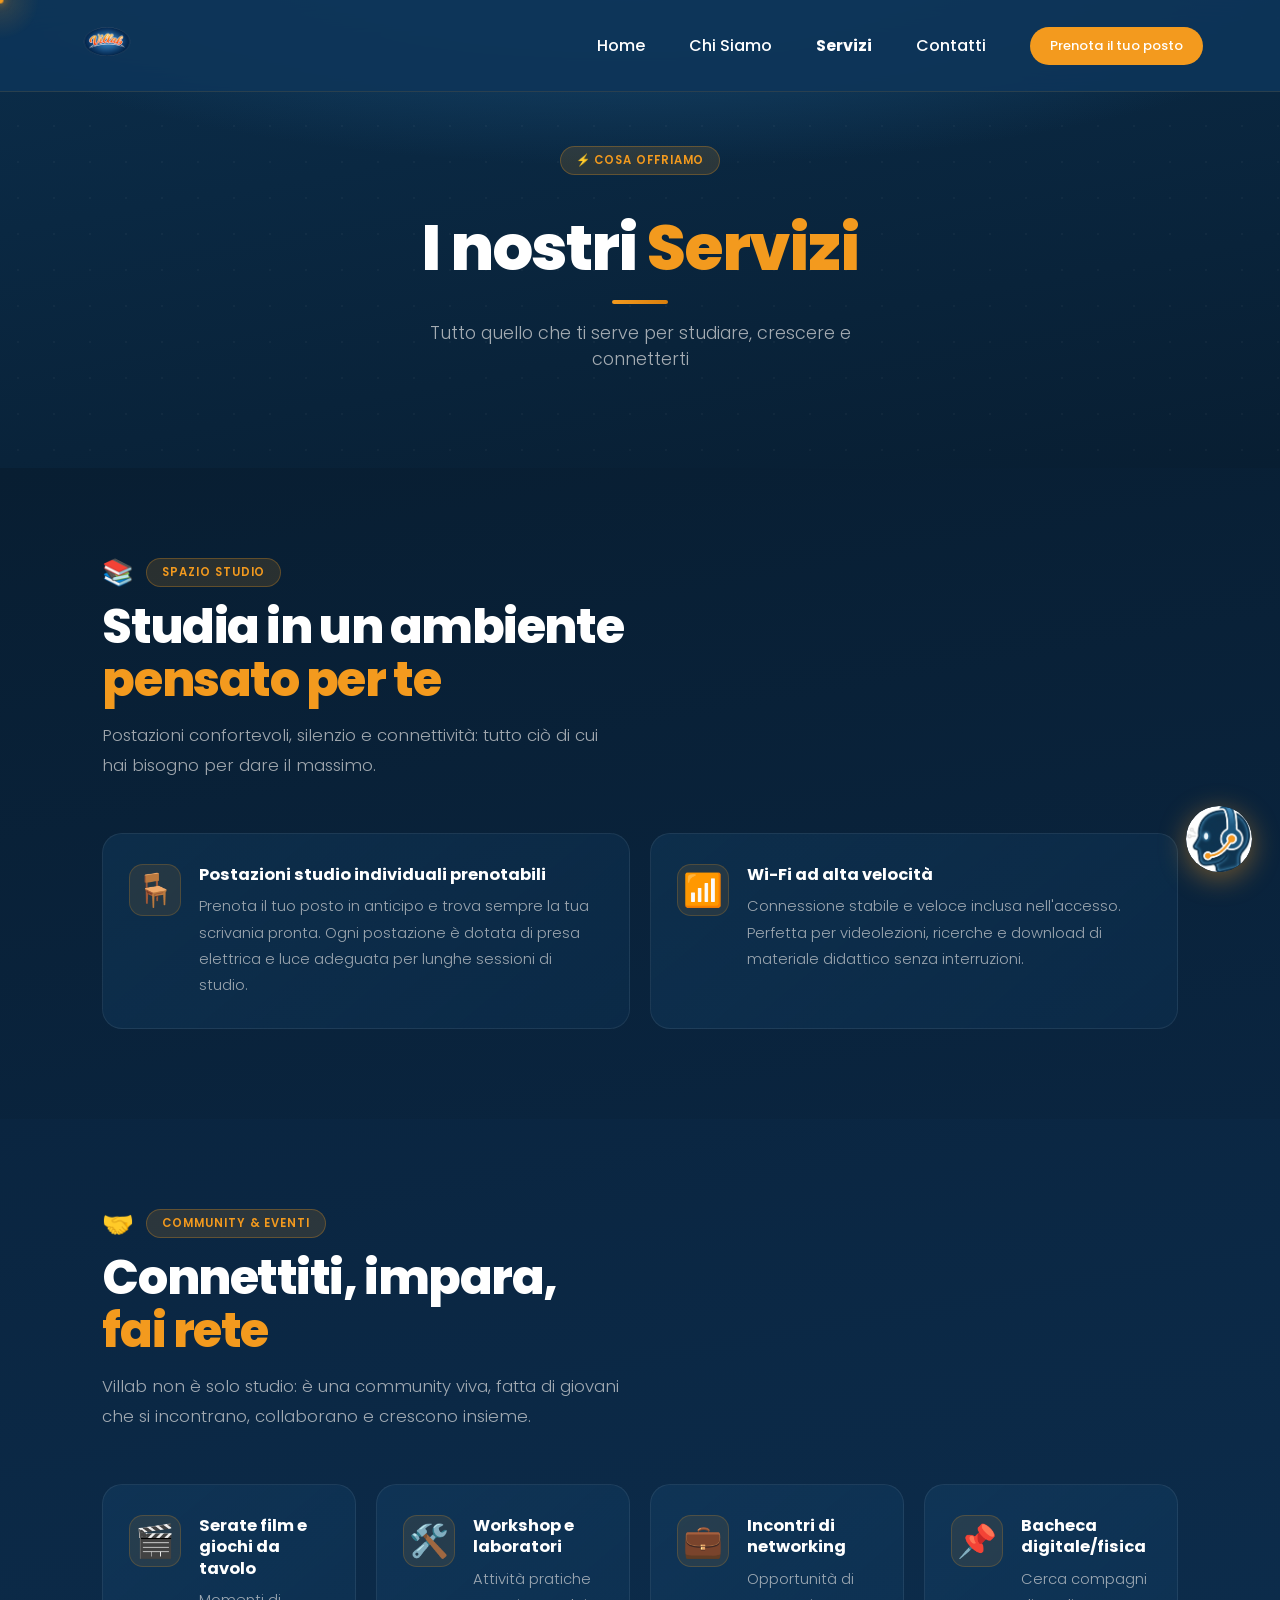
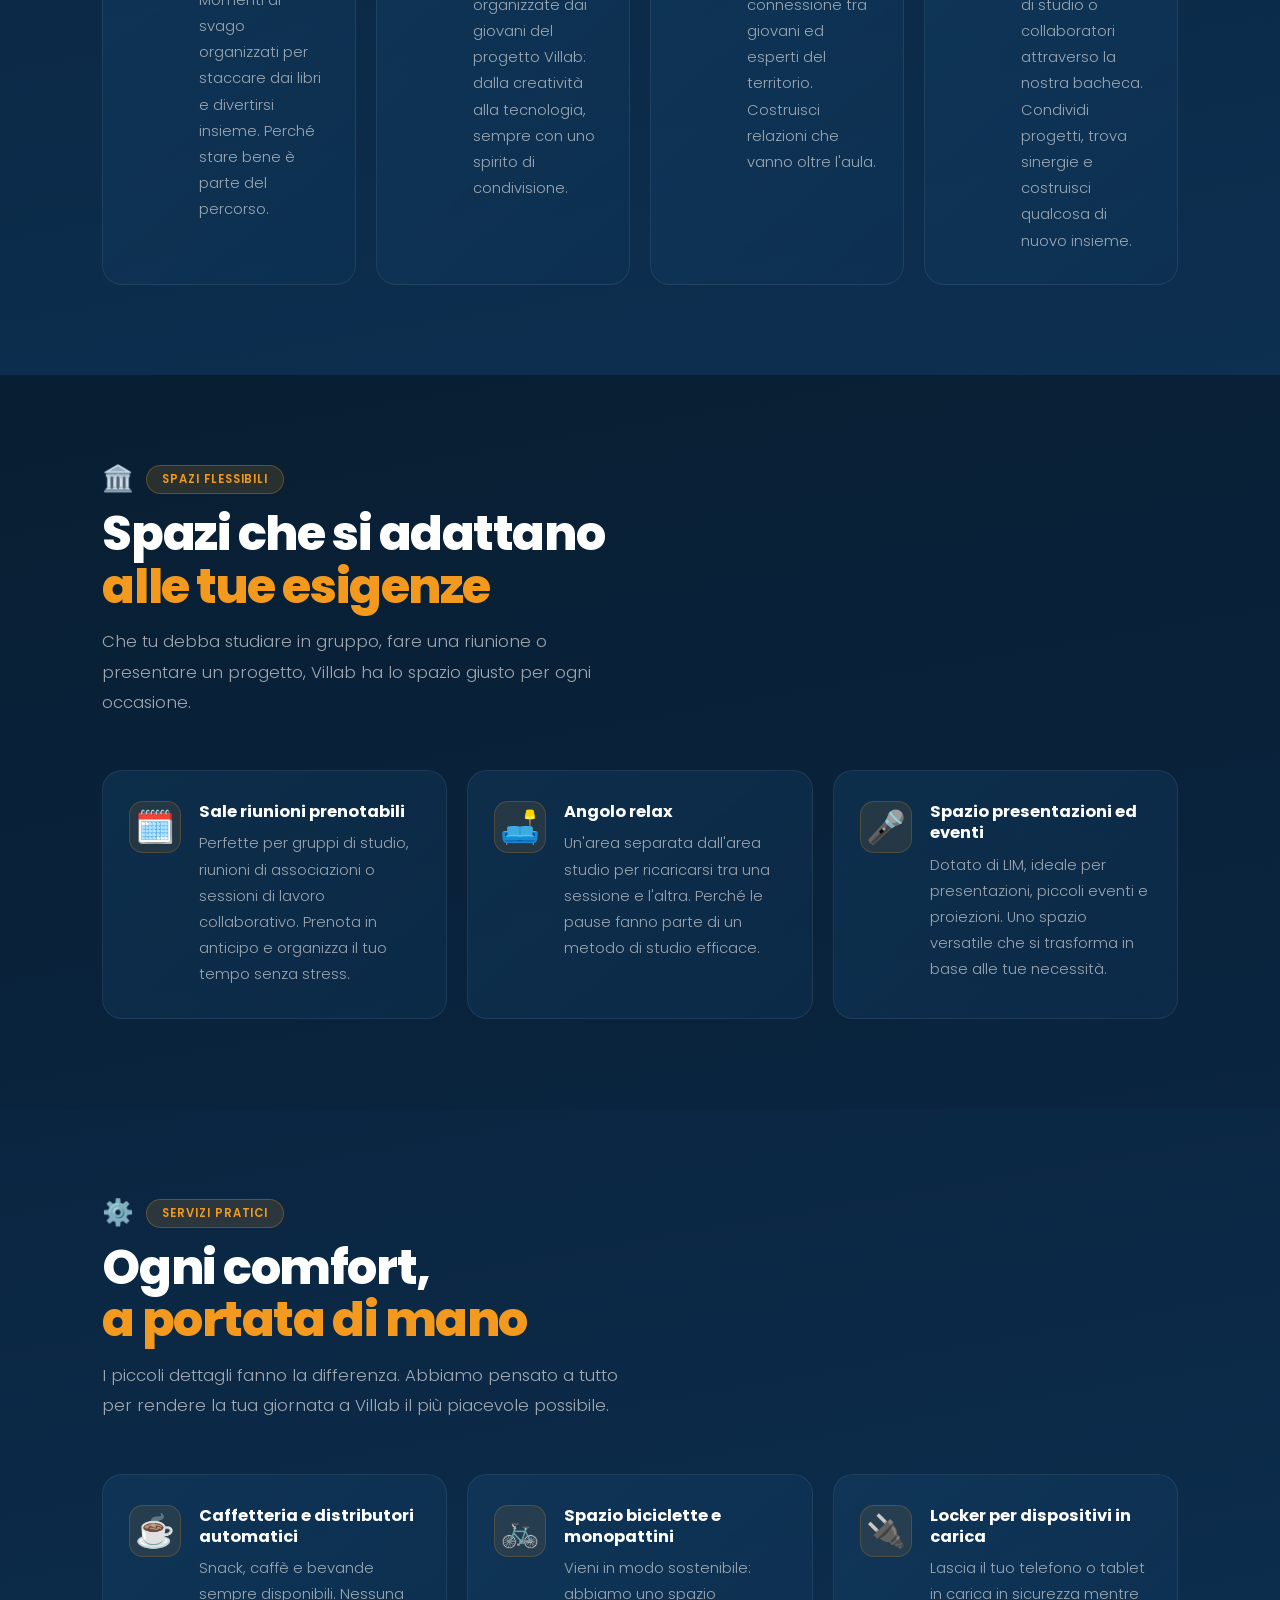
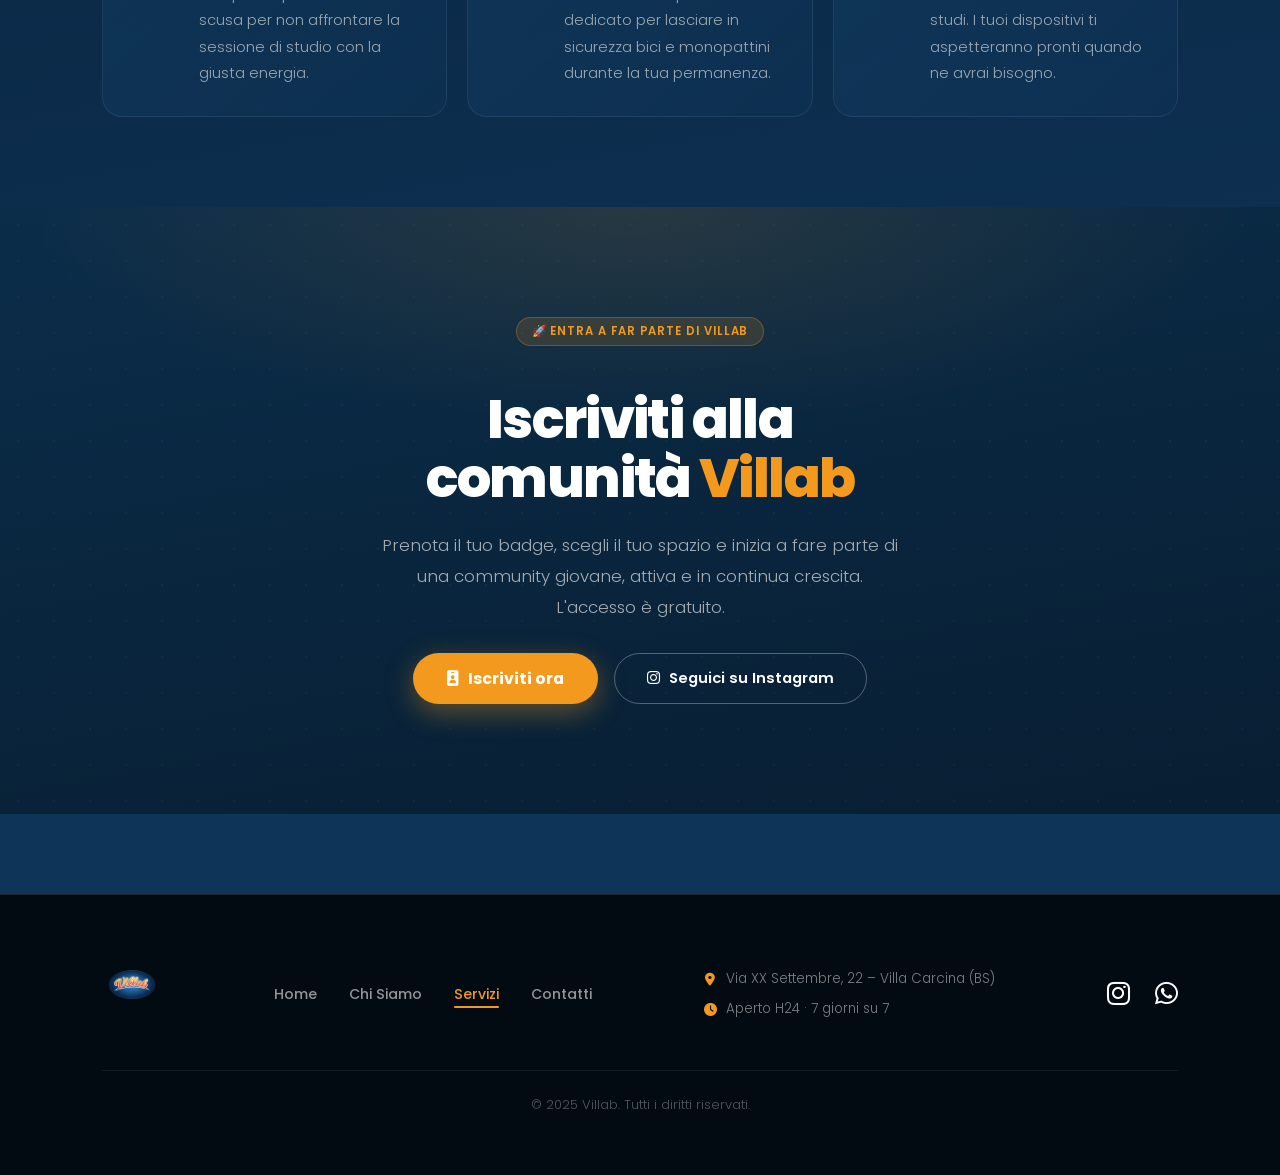
<file: serviziWeb.html>
<!DOCTYPE html>
<html lang="it">
<head>
  <meta charset="UTF-8" />
  <meta name="viewport" content="width=device-width, initial-scale=1.0" />
  <title>Villab – Servizi</title>
  <link rel="preconnect" href="https://fonts.googleapis.com" />
  <link rel="preconnect" href="https://fonts.gstatic.com" crossorigin />
  <link href="https://fonts.googleapis.com/css2?family=Poppins:wght@300;400;500;600;700;800&display=swap" rel="stylesheet" />
  <link rel="icon" type="image/png" href="images/logo.png" />
  <link rel="stylesheet" href="css/styleWeb.css" />
  <link rel="stylesheet" href="https://cdnjs.cloudflare.com/ajax/libs/font-awesome/6.5.0/css/all.min.css" />
</head>
<body>

  <!-- Cursore personalizzato -->
  <div class="cursor-ring" id="cursorRing"></div>
  <div class="cursor-dot" id="cursorDot"></div>

  <!-- ====== NAVIGAZIONE ====== -->
  <nav>
    <a href="index.html">
      <img src="images/logo.png" alt="Villab Logo" class="nav-logo" />
    </a>
    <button class="hamburger" id="hamburger" aria-label="Menu">
      <span></span><span></span><span></span>
    </button>
    <div class="nav-menu" id="navMenu">
      <a href="index.html">Home</a>
      <a href="chiSiamoWeb.html">Chi Siamo</a>
      <a href="serviziWeb.html" class="nav-active">Servizi</a>
      <a href="ContattiWeb.html">Contatti</a>
      <a href="ContattiWeb.html" class="nav-cta">Prenota il tuo posto</a>
    </div>
  </nav>

  <!-- ====== HERO TITLE ====== -->
  <section class="sv-hero">
    <div class="sv-hero-bg"></div>
    <div class="sv-hero-dots"></div>
    <div class="sv-hero-content">
      <span class="hero-badge">⚡ Cosa offriamo</span>
      <h1>I nostri <em>Servizi</em></h1>
      <div class="sv-hero-divider"></div>
      <p class="sv-hero-sub">Tutto quello che ti serve per studiare, crescere e connetterti</p>
    </div>
  </section>

  <!-- ====== MAIN CONTENT ====== -->
  <main>

    <!-- ====== CATEGORIA 1: SPAZIO STUDIO ====== -->
    <section class="sv-category-section sv-cat--dark" id="spazio-studio">
      <div class="sv-category-inner">
        <div class="sv-category-header reveal">
          <div class="sv-cat-badge">
            <span class="sv-cat-icon">📚</span>
            <span class="hero-badge" style="margin-bottom:0;">Spazio Studio</span>
          </div>
          <h2>Studia in un ambiente<br><em>pensato per te</em></h2>
          <p class="sv-cat-desc">Postazioni confortevoli, silenzio e connettività: tutto ciò di cui hai bisogno per dare il massimo.</p>
        </div>

        <div class="sv-items-grid">
          <div class="sv-item-card reveal">
            <div class="sv-item-icon">🪑</div>
            <div class="sv-item-body">
              <h3>Postazioni studio individuali prenotabili</h3>
              <p>Prenota il tuo posto in anticipo e trova sempre la tua scrivania pronta. Ogni postazione è dotata di presa elettrica e luce adeguata per lunghe sessioni di studio.</p>
            </div>
          </div>
          <div class="sv-item-card reveal">
            <div class="sv-item-icon">📶</div>
            <div class="sv-item-body">
              <h3>Wi-Fi ad alta velocità</h3>
              <p>Connessione stabile e veloce inclusa nell'accesso. Perfetta per videolezioni, ricerche e download di materiale didattico senza interruzioni.</p>
            </div>
          </div>
        </div>
      </div>
    </section>

    <!-- ====== CATEGORIA 2: COMMUNITY & EVENTI ====== -->
    <section class="sv-category-section sv-cat--alt" id="community-eventi">
      <div class="sv-category-inner">
        <div class="sv-category-header reveal">
          <div class="sv-cat-badge">
            <span class="sv-cat-icon">🤝</span>
            <span class="hero-badge" style="margin-bottom:0;">Community &amp; Eventi</span>
          </div>
          <h2>Connettiti, impara,<br><em>fai rete</em></h2>
          <p class="sv-cat-desc">Villab non è solo studio: è una community viva, fatta di giovani che si incontrano, collaborano e crescono insieme.</p>
        </div>

        <div class="sv-items-grid sv-items-grid--4">
          <div class="sv-item-card reveal">
            <div class="sv-item-icon">🎬</div>
            <div class="sv-item-body">
              <h3>Serate film e giochi da tavolo</h3>
              <p>Momenti di svago organizzati per staccare dai libri e divertirsi insieme. Perché stare bene è parte del percorso.</p>
            </div>
          </div>
          <div class="sv-item-card reveal">
            <div class="sv-item-icon">🛠️</div>
            <div class="sv-item-body">
              <h3>Workshop e laboratori</h3>
              <p>Attività pratiche organizzate dai giovani del progetto Villab: dalla creatività alla tecnologia, sempre con uno spirito di condivisione.</p>
            </div>
          </div>
          <div class="sv-item-card reveal">
            <div class="sv-item-icon">💼</div>
            <div class="sv-item-body">
              <h3>Incontri di networking</h3>
              <p>Opportunità di connessione tra giovani ed esperti del territorio. Costruisci relazioni che vanno oltre l'aula.</p>
            </div>
          </div>
          <div class="sv-item-card reveal">
            <div class="sv-item-icon">📌</div>
            <div class="sv-item-body">
              <h3>Bacheca digitale/fisica</h3>
              <p>Cerca compagni di studio o collaboratori attraverso la nostra bacheca. Condividi progetti, trova sinergie e costruisci qualcosa di nuovo insieme.</p>
            </div>
          </div>
        </div>
      </div>
    </section>

    <!-- ====== CATEGORIA 3: SPAZI FLESSIBILI ====== -->
    <section class="sv-category-section sv-cat--dark" id="spazi-flessibili">
      <div class="sv-category-inner">
        <div class="sv-category-header reveal">
          <div class="sv-cat-badge">
            <span class="sv-cat-icon">🏛️</span>
            <span class="hero-badge" style="margin-bottom:0;">Spazi Flessibili</span>
          </div>
          <h2>Spazi che si adattano<br><em>alle tue esigenze</em></h2>
          <p class="sv-cat-desc">Che tu debba studiare in gruppo, fare una riunione o presentare un progetto, Villab ha lo spazio giusto per ogni occasione.</p>
        </div>

        <div class="sv-items-grid">
          <div class="sv-item-card reveal">
            <div class="sv-item-icon">🗓️</div>
            <div class="sv-item-body">
              <h3>Sale riunioni prenotabili</h3>
              <p>Perfette per gruppi di studio, riunioni di associazioni o sessioni di lavoro collaborativo. Prenota in anticipo e organizza il tuo tempo senza stress.</p>
            </div>
          </div>
          <div class="sv-item-card reveal">
            <div class="sv-item-icon">🛋️</div>
            <div class="sv-item-body">
              <h3>Angolo relax</h3>
              <p>Un'area separata dall'area studio per ricaricarsi tra una sessione e l'altra. Perché le pause fanno parte di un metodo di studio efficace.</p>
            </div>
          </div>
          <div class="sv-item-card reveal">
            <div class="sv-item-icon">🎤</div>
            <div class="sv-item-body">
              <h3>Spazio presentazioni ed eventi</h3>
              <p>Dotato di LIM, ideale per presentazioni, piccoli eventi e proiezioni. Uno spazio versatile che si trasforma in base alle tue necessità.</p>
            </div>
          </div>
        </div>
      </div>
    </section>

    <!-- ====== CATEGORIA 4: SERVIZI PRATICI ====== -->
    <section class="sv-category-section sv-cat--alt" id="servizi-pratici">
      <div class="sv-category-inner">
        <div class="sv-category-header reveal">
          <div class="sv-cat-badge">
            <span class="sv-cat-icon">⚙️</span>
            <span class="hero-badge" style="margin-bottom:0;">Servizi Pratici</span>
          </div>
          <h2>Ogni comfort,<br><em>a portata di mano</em></h2>
          <p class="sv-cat-desc">I piccoli dettagli fanno la differenza. Abbiamo pensato a tutto per rendere la tua giornata a Villab il più piacevole possibile.</p>
        </div>

        <div class="sv-items-grid">
          <div class="sv-item-card reveal">
            <div class="sv-item-icon">☕</div>
            <div class="sv-item-body">
              <h3>Caffetteria e distributori automatici</h3>
              <p>Snack, caffè e bevande sempre disponibili. Nessuna scusa per non affrontare la sessione di studio con la giusta energia.</p>
            </div>
          </div>
          <div class="sv-item-card reveal">
            <div class="sv-item-icon">🚲</div>
            <div class="sv-item-body">
              <h3>Spazio biciclette e monopattini</h3>
              <p>Vieni in modo sostenibile: abbiamo uno spazio dedicato per lasciare in sicurezza bici e monopattini durante la tua permanenza.</p>
            </div>
          </div>
          <div class="sv-item-card reveal">
            <div class="sv-item-icon">🔌</div>
            <div class="sv-item-body">
              <h3>Locker per dispositivi in carica</h3>
              <p>Lascia il tuo telefono o tablet in carica in sicurezza mentre studi. I tuoi dispositivi ti aspetteranno pronti quando ne avrai bisogno.</p>
            </div>
          </div>
        </div>
      </div>
    </section>

  </main>

  <!-- ====== CTA FINALE ====== -->
  <section class="sv-cta-section">
    <div class="sv-cta-bg"></div>
    <div class="sv-cta-dots"></div>
    <div class="sv-cta-inner reveal">
      <span class="hero-badge">🚀 Entra a far parte di Villab</span>
      <h2>Iscriviti alla<br>comunità <em>Villab</em></h2>
      <p>Prenota il tuo badge, scegli il tuo spazio e inizia a fare parte di una community giovane, attiva e in continua crescita. L'accesso è gratuito.</p>
      <div class="sv-cta-btns">
        <a href="ContattiWeb.html" class="btn-main">
          <i class="fas fa-id-badge" style="margin-right:9px;"></i>Iscriviti ora
        </a>
        <a href="https://www.instagram.com/villab_villacarcina" target="_blank" rel="noopener noreferrer" class="btn-ghost">
          <i class="fab fa-instagram" style="margin-right:9px;"></i>Seguici su Instagram
        </a>
      </div>
    </div>
  </section>

  <!-- ====== BOTTONE WHATSAPP FLOTTANTE ====== -->


  <!-- ====== FOOTER ====== -->
  <footer>
    <div class="footer-container">
      <a href="index.html">
        <img src="images/logo.png" alt="Villab Logo" class="footer-logo" />
      </a>

      <div class="footer-nav">
        <a href="index.html">Home</a>
        <a href="chiSiamoWeb.html">Chi Siamo</a>
        <a href="ServiziWeb.html" class="footer-nav-active">Servizi</a>
        <a href="ContattiWeb.html">Contatti</a>
      </div>

      <div class="footer-info">
        <div class="footer-info-item">
          <i class="fas fa-map-marker-alt"></i>
          <span>Via XX Settembre, 22 – Villa Carcina (BS)</span>
        </div>
        <div class="footer-info-item">
          <i class="fas fa-clock"></i>
          <span>Aperto H24 · 7 giorni su 7</span>
        </div>
      </div>

      <div class="footer-icons">
        <a href="https://www.instagram.com/villab_villacarcina?utm_source=ig_web_button_share_sheet&igsh=ZDNlZDc0MzIxNw==" target="_blank" rel="noopener noreferrer" aria-label="Instagram">
          <i class="fab fa-instagram"></i>
        </a>
        <a href="https://wa.me/393206966688" target="_blank" rel="noopener noreferrer" aria-label="WhatsApp">
          <i class="fab fa-whatsapp"></i>
        </a>
      </div>
    </div>

    <div class="footer-bottom">
      <p>© 2025 Villab. Tutti i diritti riservati.</p>
    </div>
  </footer>

  <script>
    // Hamburger menu
    const hamburger = document.getElementById('hamburger');
    const navMenu   = document.getElementById('navMenu');
    hamburger.addEventListener('click', () => {
      hamburger.classList.toggle('open');
      navMenu.classList.toggle('open');
    });
    navMenu.querySelectorAll('a').forEach(link => {
      link.addEventListener('click', () => {
        hamburger.classList.remove('open');
        navMenu.classList.remove('open');
      });
    });

    // Scroll reveal
    const revealObserver = new IntersectionObserver((entries) => {
      entries.forEach(entry => {
        if (entry.isIntersecting) {
          entry.target.classList.add('revealed');
          revealObserver.unobserve(entry.target);
        }
      });
    }, { threshold: 0.1, rootMargin: '0px 0px -40px 0px' });

    document.querySelectorAll('.reveal, .sv-item-card').forEach(el => {
      revealObserver.observe(el);
    });
  </script>

  <script>
    /* ---- Cursore Spotlight ---- */
    (function () {
      const ring = document.getElementById('cursorRing');
      const dot  = document.getElementById('cursorDot');
      if (!ring || !dot) return;
      let mouseX = 0, mouseY = 0;
      let ringX  = 0, ringY  = 0;
      /* Il punto segue istantaneamente, l'alone segue con inerzia */
      document.addEventListener('mousemove', function(e) {
        mouseX = e.clientX;
        mouseY = e.clientY;
        dot.style.left = mouseX + 'px';
        dot.style.top  = mouseY + 'px';
      });
      /* Velocità bassa (0.07) = alone molto morbido e cinematografico */
      function animateRing() {
        ringX += (mouseX - ringX) * 0.07;
        ringY += (mouseY - ringY) * 0.07;
        ring.style.left = ringX + 'px';
        ring.style.top  = ringY + 'px';
        requestAnimationFrame(animateRing);
      }
      animateRing();
      /* Hover su elementi interattivi */
      var hoverEls = document.querySelectorAll('a, button, .btn-main, .btn-ghost, .service-card, .stat-pill, .ct-faq-btn, .sv-item-card, .cs-card, .orari-card, .ct-channel-card');
      hoverEls.forEach(function(el) {
        el.addEventListener('mouseenter', function() {
          ring.classList.add('is-hovering');
          dot.classList.add('is-hovering');
        });
        el.addEventListener('mouseleave', function() {
          ring.classList.remove('is-hovering');
          dot.classList.remove('is-hovering');
        });
      });
    })();
  </script>
  

<!-- ===== CHATBOT VILLAB ===== -->
<!-- ========== CHATBOT FLOTTANTE – DECISION TREE (v2) ========== -->
  <style>
    /* --- FAB --- */
    #vb-fab {
      position: fixed;
      bottom: 28px;
      right: 28px;
      width: 66px;
      height: 66px;
      border-radius: 50%;
      background: transparent;
      border: none;
      cursor: pointer;
      z-index: 9999;
      padding: 0;
      overflow: hidden;
      box-shadow: 0 6px 28px rgba(243,154,30,0.45);
      transition: transform .25s, box-shadow .25s;
    }
    #vb-fab:hover {
      transform: scale(1.08);
      box-shadow: 0 8px 36px rgba(243,154,30,0.6);
    }
    #vb-fab img {
      width: 100%;
      height: 100%;
      object-fit: cover;
      border-radius: 50%;
      display: block;
    }
    #vb-fab::after {
      content: '';
      position: absolute;
      inset: -4px;
      border-radius: 50%;
      border: 2px solid rgba(243,154,30,0.55);
      animation: vb-pulse 2s infinite;
    }
    #vb-fab.open::after { display: none; }
    @keyframes vb-pulse { 0%,100%{opacity:1} 50%{opacity:.3} }

    /* --- Finestra chat --- */
    #vb-window {
      position: fixed;
      bottom: 110px;
      right: 28px;
      width: 370px;
      max-width: calc(100vw - 40px);
      height: 560px;
      max-height: calc(100vh - 130px);
      background: linear-gradient(160deg, #0b2d4a 0%, #081e32 100%);
      border: 1px solid rgba(243,154,30,0.22);
      border-radius: 22px;
      display: flex;
      flex-direction: column;
      z-index: 9998;
      box-shadow: 0 24px 70px rgba(0,0,0,0.55);
      overflow: hidden;
      transform: scale(0.92) translateY(16px);
      opacity: 0;
      pointer-events: none;
      transition: transform .28s cubic-bezier(.34,1.56,.64,1), opacity .22s ease;
    }
    #vb-window.open {
      transform: scale(1) translateY(0);
      opacity: 1;
      pointer-events: all;
    }

    /* --- Header --- */
    #vb-header {
      display: flex;
      align-items: center;
      gap: 12px;
      padding: 14px 18px;
      background: rgba(14,53,88,0.85);
      border-bottom: 1px solid rgba(243,154,30,0.18);
      flex-shrink: 0;
    }
    #vb-avatar {
      width: 40px;
      height: 40px;
      border-radius: 50%;
      object-fit: cover;
      border: 2px solid var(--villab-orange);
      flex-shrink: 0;
    }
    .vb-header-info { flex: 1; }
    .vb-header-name {
      font-size: .88rem;
      font-weight: 700;
      color: #fff;
      line-height: 1.2;
    }
    .vb-header-status {
      font-size: .72rem;
      color: var(--villab-orange);
      font-weight: 500;
      display: flex;
      align-items: center;
      gap: 5px;
    }
    .vb-status-dot {
      width: 7px;
      height: 7px;
      background: #4ade80;
      border-radius: 50%;
      display: inline-block;
    }
    #vb-close-btn {
      background: none;
      border: none;
      cursor: pointer;
      color: rgba(255,255,255,0.45);
      font-size: 20px;
      line-height: 1;
      padding: 4px;
      transition: color .2s;
      font-family: "Poppins", sans-serif;
    }
    #vb-close-btn:hover { color: #fff; }

    /* --- Messaggi --- */
    #vb-messages {
      flex: 1;
      overflow-y: auto;
      padding: 18px 14px;
      display: flex;
      flex-direction: column;
      gap: 10px;
      scrollbar-width: thin;
      scrollbar-color: rgba(243,154,30,0.25) transparent;
    }
    #vb-messages::-webkit-scrollbar { width: 4px; }
    #vb-messages::-webkit-scrollbar-thumb {
      background: rgba(243,154,30,0.3);
      border-radius: 4px;
    }
    .vb-msg {
      display: flex;
      gap: 8px;
      align-items: flex-end;
      animation: vbFadeUp .3s ease both;
    }
    @keyframes vbFadeUp {
      from { opacity:0; transform:translateY(10px); }
      to   { opacity:1; transform:translateY(0); }
    }
    .vb-msg-bot { justify-content: flex-start; }
    .vb-msg-bot .vb-bubble {
      background: rgba(30,90,137,0.35);
      border: 1px solid rgba(243,154,30,0.15);
      border-radius: 18px 18px 18px 4px;
      color: #fff;
      padding: 11px 15px;
      font-size: .87rem;
      line-height: 1.6;
      max-width: 82%;
      white-space: pre-line;
    }
    .vb-msg-bot .vb-bubble a { color: var(--villab-orange); }
    .vb-mini-avatar {
      width: 28px;
      height: 28px;
      border-radius: 50%;
      object-fit: cover;
      border: 1.5px solid var(--villab-orange);
      flex-shrink: 0;
    }
    .vb-msg-user { justify-content: flex-end; }
    .vb-msg-user .vb-bubble {
      background: var(--villab-orange);
      border-radius: 18px 18px 4px 18px;
      color: var(--primary-blue);
      padding: 11px 15px;
      font-size: .87rem;
      font-weight: 600;
      line-height: 1.5;
      max-width: 78%;
    }

    /* Typing */
    .vb-typing .vb-bubble {
      display: flex;
      align-items: center;
      gap: 5px;
      padding: 12px 16px;
    }
    .vb-typing-dot {
      width: 7px;
      height: 7px;
      background: rgba(255,255,255,0.55);
      border-radius: 50%;
      animation: vbBounce 1.1s infinite ease-in-out;
    }
    .vb-typing-dot:nth-child(2) { animation-delay:.18s; }
    .vb-typing-dot:nth-child(3) { animation-delay:.36s; }
    @keyframes vbBounce {
      0%,80%,100% { transform:translateY(0); opacity:.45; }
      40%         { transform:translateY(-6px); opacity:1; }
    }
    .vb-typing-text {
      font-size: .8rem;
      color: rgba(255,255,255,0.5);
      font-style: italic;
      margin-left: 4px;
    }

    /* --- Opzioni --- */
    #vb-options {
      padding: 10px 14px 16px;
      display: flex;
      flex-direction: column;
      gap: 7px;
      flex-shrink: 0;
      border-top: 1px solid rgba(243,154,30,0.1);
    }
    .vb-opt-btn {
      background: rgba(14,53,88,0.6);
      border: 1px solid rgba(243,154,30,0.25);
      border-radius: 50px;
      color: #fff;
      font-family: "Poppins", sans-serif;
      font-size: .82rem;
      font-weight: 500;
      padding: 9px 16px;
      cursor: pointer;
      text-align: left;
      transition: background .2s, border-color .2s, transform .15s;
    }
    .vb-opt-btn:hover {
      background: rgba(243,154,30,0.15);
      border-color: var(--villab-orange);
      transform: translateX(3px);
    }
    .vb-opt-btn:active { transform: scale(0.97); }

    @media (max-width: 480px) {
      #vb-window { width: calc(100vw - 22px); right: 11px; bottom: 96px; }
      #vb-fab    { bottom: 16px; right: 14px; width: 60px; height: 60px; }
    }
  </style>

  <!-- FAB -->
  <button id="vb-fab" aria-label="Apri chatbot Villab">
    <img src="images/IconaChatbot.png" alt="Villab Bot" />
  </button>

  <!-- Finestra chat -->
  <div id="vb-window" role="dialog" aria-label="Chat Villab">
    <div id="vb-header">
      <img id="vb-avatar" src="images/IconaChatbot.png" alt="Villab Bot" />
      <div class="vb-header-info">
        <div class="vb-header-name">Assistente Villab</div>
        <div class="vb-header-status"><span class="vb-status-dot"></span>Online</div>
      </div>
      <button id="vb-close-btn" aria-label="Chiudi chat">✕</button>
    </div>
    <div id="vb-messages"></div>
    <div id="vb-options"></div>
  </div>

  <script>
  (function () {
    /* ---- DECISION TREE ---- */
    var TREE = {
      home: {
        bot: "👋 Ciao! Sono l'assistente di Villab, felice di aiutarti! Cosa vuoi sapere?",
        options: [
          { label: "🏛️ Cos'è Villab",      next: "cose" },
          { label: "ℹ️ Info pratiche",      next: "info" },
          { label: "🎯 Servizi e attività", next: "servizi" }
        ]
      },
      cose: {
        bot: "Villab è un'aula studio e centro giovani pensato per ragazzi tra i 18 e i 35 anni. Uno spazio accogliente dove studiare, lavorare, creare connessioni e stare bene insieme! 🌟",
        options: [
          { label: "📚 Spazio studio",      next: "spazioStudio" },
          { label: "🤝 Community",          next: "community" },
          { label: "🎂 Limite di età",      next: "limiteEta" },
          { label: "🔙 Torna all'inizio",   next: "home" }
        ]
      },
      limiteEta: {
        bot: "Villab è dedicato ai giovani tra i 18 e i 35 anni. Questa fascia è stata scelta per creare uno spazio su misura per studenti, neolaureati e giovani lavoratori. Se hai dubbi sulla tua situazione, scrivici: saremo felici di chiarire! 😊",
        options: [
          { label: "📲 Come registrarsi",   next: "badge" },
          { label: "💸 È gratuito?",        next: "gratuito" },
          { label: "🔙 Torna all'inizio",   next: "home" }
        ]
      },
      spazioStudio: {
        bot: "Un ambiente tranquillo e ben attrezzato, con postazioni comode, Wi-Fi veloce e prese ovunque. Tutto quello che ti serve per studiare al meglio! 📖✨",
        options: [
          { label: "💡 Servizi",            next: "servizi" },
          { label: "📅 Prenotazione",       next: "prenotazione" },
          { label: "🍕 Posso mangiare?",    next: "mangiare" },
          { label: "🔙 Torna all'inizio",   next: "home" }
        ]
      },
      community: {
        bot: "Villab non è solo studio! È un luogo vivo, fatto di incontri, idee nuove e relazioni tra giovani del territorio. Potresti trovare il tuo prossimo amico o collaboratore qui! 🤝",
        options: [
          { label: "🎉 Socializzare",       next: "socializzare" },
          { label: "💬 Contatti",           next: "contatti" },
          { label: "🔙 Torna all'inizio",   next: "home" }
        ]
      },
      info: {
        bot: "Certo! Ecco le informazioni pratiche su Villab. Di cosa hai bisogno?",
        options: [
          { label: "🕐 Orari apertura",     next: "orari" },
          { label: "🔑 Come accedere",      next: "accesso" },
          { label: "💸 È gratuito?",        next: "gratuito" },
          { label: "📍 Dove siamo",         next: "dove" },
          { label: "♿ Accessibilità",       next: "accessibilita" },
          { label: "🔙 Torna all'inizio",   next: "home" }
        ]
      },
      orari: {
        bot: "Villab è aperto tutti i giorni dalle 7:00 alle 24:00. Tanti orari per adattarsi ai tuoi ritmi! ⏰",
        options: [
          { label: "🌙 Posso venire la sera?", next: "sera" },
          { label: "📅 Giorni di apertura",    next: "giorni" },
          { label: "🔙 Torna all'inizio",      next: "home" }
        ]
      },
      sera: {
        bot: "Assolutamente sì! Villab è accessibile fino a mezzanotte. Perfetto per chi studia la sera o vuole incontrarsi dopo il lavoro. 🌙",
        options: [
          { label: "🔑 Come accedere",      next: "accesso" },
          { label: "🔙 Torna all'inizio",   next: "home" }
        ]
      },
      giorni: {
        bot: "Villab è aperto 7 giorni su 7, weekend incluso. Non ti lasciamo mai senza uno spazio dove stare! 🎉",
        options: [
          { label: "🕐 Orari precisi",      next: "orari" },
          { label: "🔙 Torna all'inizio",   next: "home" }
        ]
      },
      accesso: {
        bot: "Accedere a Villab è semplicissimo! Ti basta il badge digitale, poi puoi entrare dalla scala esterna o dall'ascensore. 🔑",
        options: [
          { label: "📲 Come ottenere il badge", next: "badge" },
          { label: "🚪 Modalità ingresso",      next: "ingresso" },
          { label: "♿ Accessibilità",           next: "accessibilita" },
          { label: "🔙 Torna all'inizio",       next: "home" }
        ]
      },
      badge: {
        bot: "Richiedere il badge è facilissimo! Puoi farlo online compilando il modulo sul sito, scansionando il QR code oppure passando direttamente al Comune di Villa Carcina. 📲",
        options: [
          { label: "💸 È gratuito?",        next: "gratuito" },
          { label: "📅 Prenotazione",       next: "prenotazione" },
          { label: "🔙 Torna all'inizio",   next: "home" }
        ]
      },
      ingresso: {
        bot: "Hai due opzioni per entrare:\n🚪 Scala esterna — sempre disponibile negli orari di apertura.\n🛗 Ascensore — disponibile durante gli orari della biblioteca comunale.",
        options: [
          { label: "♿ Accessibilità",       next: "accessibilita" },
          { label: "🕐 Orari apertura",     next: "orari" },
          { label: "🔙 Torna all'inizio",   next: "home" }
        ]
      },
      accessibilita: {
        bot: "Sì, Villab è accessibile anche a persone con disabilità motorie! 🙌 È disponibile l'ascensore per raggiungere la mansarda durante gli orari della biblioteca. Per qualsiasi esigenza specifica, non esitare a contattarci: faremo il possibile per aiutarti!",
        options: [
          { label: "🚪 Modalità ingresso",  next: "ingresso" },
          { label: "💬 Contattaci",         next: "contatti" },
          { label: "🔙 Torna all'inizio",   next: "home" }
        ]
      },
      parcheggio: {
        bot: "Certo! Nelle vicinanze della biblioteca di Villa Carcina sono disponibili parcheggi pubblici gratuiti. Puoi arrivare tranquillamente in auto! 🚗",
        options: [
          { label: "🗺️ Indirizzo",          next: "indirizzo" },
          { label: "🔑 Come accedere",      next: "accesso" },
          { label: "🔙 Torna all'inizio",   next: "home" }
        ]
      },
      gratuito: {
        bot: "Ottima notizia: Villab è completamente gratuito o agevolato per chi è in possesso del badge! Studiare bene non deve costare. 🎓",
        options: [
          { label: "🪪 Serve la tessera?",  next: "tessera" },
          { label: "💡 Cosa include",       next: "cosaInclude" },
          { label: "🔙 Torna all'inizio",   next: "home" }
        ]
      },
      tessera: {
        bot: "Sì, occorre registrarsi per ottenere il badge. Ma tranquillo/a: la registrazione è semplice, rapida e gratuita. Puoi farlo online in pochi minuti! 😊",
        options: [
          { label: "📲 Come ottenere il badge", next: "badge" },
          { label: "🔙 Torna all'inizio",       next: "home" }
        ]
      },
      cosaInclude: {
        bot: "Con il badge hai accesso a tutto: spazi studio, Wi-Fi veloce, prese elettriche e tutti i servizi base di Villab. Niente brutte sorprese! ✅",
        options: [
          { label: "💡 Tutti i servizi",    next: "servizi" },
          { label: "🔙 Torna all'inizio",   next: "home" }
        ]
      },
      dove: {
        bot: "Ci trovi nella mansarda della biblioteca comunale di Villa Carcina. Una posizione comoda e facilmente raggiungibile! 📍",
        options: [
          { label: "🗺️ Indirizzo",          next: "indirizzo" },
          { label: "🏛️ Posizione interna",  next: "posizioneInterna" },
          { label: "🚗 Parcheggio vicino?", next: "parcheggio" },
          { label: "🔙 Torna all'inizio",   next: "home" }
        ]
      },
      indirizzo: {
        bot: "📍 Via XX Settembre, 22 – Villa Carcina (BS)\n\nSe vuoi indicazioni stradali, puoi cercarlo su Google Maps!",
        options: [
          { label: "🚗 Parcheggio vicino?", next: "parcheggio" },
          { label: "🏛️ Posizione interna",  next: "posizioneInterna" },
          { label: "🔑 Come accedere",      next: "accesso" },
          { label: "🔙 Torna all'inizio",   next: "home" }
        ]
      },
      posizioneInterna: {
        bot: "Villab si trova nella mansarda della biblioteca comunale. Puoi raggiungerci tramite la scala esterna (sempre disponibile) o l'ascensore (disponibile negli orari della biblioteca). 🏛️",
        options: [
          { label: "🚪 Modalità ingresso",  next: "ingresso" },
          { label: "🚗 Parcheggio vicino?", next: "parcheggio" },
          { label: "🔙 Torna all'inizio",   next: "home" }
        ]
      },
      servizi: {
        bot: "Villab è attrezzato per farti lavorare e studiare al meglio! Trovi Wi-Fi veloce, prese elettriche, sale riunioni e una bacheca informativa. 💡",
        options: [
          { label: "📶 Wi-Fi e postazioni", next: "wifi" },
          { label: "🏛️ Spazi disponibili",  next: "spazi" },
          { label: "📋 Sale riunioni",       next: "saleRiunioni" },
          { label: "🎉 Socializzare",        next: "socializzare" },
          { label: "🍕 Posso mangiare?",    next: "mangiare" },
          { label: "🔙 Torna all'inizio",   next: "home" }
        ]
      },
      mangiare: {
        bot: "Certo, puoi portare da mangiare e da bere! 🍕☕ Villab è uno spazio giovane e informale: sentiti libero/a di fare una pausa come si deve. Ti chiediamo solo di mantenere gli spazi puliti e ordinati per tutti. Grazie! 🙏",
        options: [
          { label: "🏛️ Spazi disponibili",  next: "spazi" },
          { label: "💡 Altri servizi",      next: "servizi" },
          { label: "🔙 Torna all'inizio",   next: "home" }
        ]
      },
      wifi: {
        bot: "Connessione Wi-Fi veloce e prese elettriche in tutti gli spazi studio. Porta il tuo dispositivo e sei pronto/a a partire! 💻⚡",
        options: [
          { label: "🏛️ Spazi disponibili",  next: "spazi" },
          { label: "📅 Prenotazione",       next: "prenotazione" },
          { label: "🔙 Torna all'inizio",   next: "home" }
        ]
      },
      spazi: {
        bot: "Villab mette a disposizione spazi diversi per ogni momento della giornata:\n📖 Area studio silenziosa\n☕ Area relax\n🎤 Spazi per eventi e attività",
        options: [
          { label: "📋 Sale riunioni",      next: "saleRiunioni" },
          { label: "🎉 Socializzare",       next: "socializzare" },
          { label: "🍕 Posso mangiare?",   next: "mangiare" },
          { label: "🔙 Torna all'inizio",   next: "home" }
        ]
      },
      prenotazione: {
        bot: "I posti sono solitamente liberi, ma puoi prenotare online per avere la certezza del tuo spazio. Meglio non rischiare nei giorni di punta! 📅",
        options: [
          { label: "💻 Come prenotare",    next: "comePrenotare" },
          { label: "🪑 Posti disponibili", next: "posti" },
          { label: "🔙 Torna all'inizio",  next: "home" }
        ]
      },
      comePrenotare: {
        bot: "La prenotazione è semplice e veloce! Puoi farlo direttamente online sul sito di Villab oppure contattandoci via WhatsApp o Instagram. 📲",
        options: [
          { label: "💬 Contatti",           next: "contatti" },
          { label: "🔙 Torna all'inizio",   next: "home" }
        ]
      },
      posti: {
        bot: "Di solito trovi posto senza problemi! In caso di grande affluenza potrebbe essere necessaria la prenotazione anticipata, ma ti avvisiamo sempre attraverso i nostri canali. 🪑",
        options: [
          { label: "📅 Come prenotare",     next: "comePrenotare" },
          { label: "📸 Seguici su IG",      next: "instagram" },
          { label: "🔙 Torna all'inizio",   next: "home" }
        ]
      },
      socializzare: {
        bot: "A Villab organizziamo serate, giochi da tavolo e workshop per incontrare nuove persone e divertirsi insieme! Vieni a scoprire chi siamo. 🎉",
        options: [
          { label: "🎲 Tipi di eventi",     next: "eventi" },
          { label: "🤝 Networking",         next: "networking" },
          { label: "🔙 Torna all'inizio",   next: "home" }
        ]
      },
      eventi: {
        bot: "Il nostro calendario è ricco di appuntamenti:\n🎬 Serate cinema\n🎲 Giochi da tavolo\n🎤 Workshop e incontri tematici\n\nSeguici su Instagram per non perderti nulla!",
        options: [
          { label: "📸 Instagram",          next: "instagram" },
          { label: "🔙 Torna all'inizio",   next: "home" }
        ]
      },
      networking: {
        bot: "Villab è il posto perfetto per conoscere altri giovani del territorio, collaborare su progetti e creare nuove opportunità. Non sai mai chi potresti incontrare! 🤝✨",
        options: [
          { label: "💬 Contattaci",         next: "contatti" },
          { label: "🔙 Torna all'inizio",   next: "home" }
        ]
      },
      saleRiunioni: {
        bot: "Le sale riunioni sono prenotabili su richiesta e sono perfette per gruppi studio, team e associazioni. Uno spazio tutto vostro! 🏛️",
        options: [
          { label: "👥 Per chi sono",       next: "perChiRiunioni" },
          { label: "📅 Come prenotare",     next: "prenotaRiunione" },
          { label: "🔙 Torna all'inizio",   next: "home" }
        ]
      },
      perChiRiunioni: {
        bot: "Le sale sono pensate per gruppi studio, team di lavoro, associazioni giovanili e piccoli progetti condivisi. Se avete bisogno di uno spazio tranquillo per ragionare insieme, siete nel posto giusto! 👥",
        options: [
          { label: "📅 Come prenotare",     next: "prenotaRiunione" },
          { label: "🔙 Torna all'inizio",   next: "home" }
        ]
      },
      prenotaRiunione: {
        bot: "Per prenotare una sala riunioni contattaci via WhatsApp o Instagram. Ti risponderemo al più presto e troveremo la soluzione giusta per te! 😊",
        options: [
          { label: "📱 WhatsApp",           next: "whatsapp" },
          { label: "📸 Instagram",          next: "instagram" },
          { label: "🔙 Torna all'inizio",   next: "home" }
        ]
      },
      contatti: {
        bot: "Siamo sempre raggiungibili e felici di rispondere! Scegli il canale che preferisci. 😊",
        options: [
          { label: "📱 WhatsApp",           next: "whatsapp" },
          { label: "📸 Instagram",          next: "instagram" },
          { label: "🔙 Torna all'inizio",   next: "home" }
        ]
      },
      whatsapp: {
        bot: "Scrivici su WhatsApp, ti rispondiamo velocemente!\n📱 +39 320 696 6688\n\nSiamo disponibili tutti i giorni. 🙂",
        options: [
          { label: "📸 Instagram",          next: "instagram" },
          { label: "🔙 Torna all'inizio",   next: "home" }
        ]
      },
      instagram: {
        bot: "Seguici su Instagram per restare aggiornato/a su eventi, novità e tutto quello che succede da Villab!\n📸 @villab_villacarcina",
        options: [
          { label: "📱 WhatsApp",           next: "whatsapp" },
          { label: "🔙 Torna all'inizio",   next: "home" }
        ]
      }
    };

    var fab      = document.getElementById('vb-fab');
    var win      = document.getElementById('vb-window');
    var messages = document.getElementById('vb-messages');
    var options  = document.getElementById('vb-options');
    var closeBtn = document.getElementById('vb-close-btn');
    var isWaiting = false;
    var initialized = false;

    fab.addEventListener('click', function () {
      var isOpen = win.classList.contains('open');
      if (isOpen) {
        win.classList.remove('open');
        fab.classList.remove('open');
      } else {
        win.classList.add('open');
        fab.classList.add('open');
        if (!initialized) { initialized = true; goToNode('home'); }
      }
    });

    closeBtn.addEventListener('click', function () {
      win.classList.remove('open');
      fab.classList.remove('open');
    });

    function makeAvatar() {
      var img = document.createElement('img');
      img.className = 'vb-mini-avatar';
      img.src = 'images/IconaChatbot.png';
      img.alt = '';
      return img;
    }

    function addBotMessage(text, onDone) {
      var row = document.createElement('div');
      row.className = 'vb-msg vb-msg-bot';
      row.appendChild(makeAvatar());
      var bubble = document.createElement('div');
      bubble.className = 'vb-bubble';
      row.appendChild(bubble);
      messages.appendChild(row);
      scrollDown();

      var i = 0;
      var speed = 35;
      function typeNext() {
        if (i < text.length) {
          if (text[i] === '\n') {
            bubble.appendChild(document.createElement('br'));
          } else {
            bubble.appendChild(document.createTextNode(text[i]));
          }
          i++;
          scrollDown();
          setTimeout(typeNext, speed);
        } else {
          if (typeof onDone === 'function') onDone();
        }
      }
      typeNext();
    }

    function addUserMessage(text) {
      var row = document.createElement('div');
      row.className = 'vb-msg vb-msg-user';
      var bubble = document.createElement('div');
      bubble.className = 'vb-bubble';
      bubble.textContent = text;
      row.appendChild(bubble);
      messages.appendChild(row);
      scrollDown();
    }

    function addTyping() {
      var row = document.createElement('div');
      row.className = 'vb-msg vb-msg-bot vb-typing';
      row.id = 'vb-typing';
      row.appendChild(makeAvatar());
      var bubble = document.createElement('div');
      bubble.className = 'vb-bubble';
      bubble.innerHTML = '<span class="vb-typing-dot"></span><span class="vb-typing-dot"></span><span class="vb-typing-dot"></span><span class="vb-typing-text">Sto pensando…</span>';
      row.appendChild(bubble);
      messages.appendChild(row);
      scrollDown();
    }

    function removeTyping() {
      var el = document.getElementById('vb-typing');
      if (el) el.remove();
    }

    function renderOptions(opts) {
      options.innerHTML = '';
      opts.forEach(function (opt) {
        var btn = document.createElement('button');
        btn.className = 'vb-opt-btn';
        btn.textContent = opt.label;
        btn.addEventListener('click', function () { handleChoice(opt.label, opt.next); });
        options.appendChild(btn);
      });
    }

    function handleChoice(label, next) {
      if (isWaiting) return;
      isWaiting = true;
      addUserMessage(label);
      options.innerHTML = '';
      addTyping();
      setTimeout(function () {
        removeTyping();
        goToNode(next);
      }, 1800);
    }

    function goToNode(nodeId) {
      var node = TREE[nodeId];
      if (!node) return;
      /* mostra i pulsanti solo quando il typewriter ha finito */
      addBotMessage(node.bot, function () {
        renderOptions(node.options);
        isWaiting = false;
      });
    }

    function scrollDown() {
      messages.scrollTop = messages.scrollHeight;
    }
  })();
  </script>
</body>
</html>
</file>
<file: css/styleWeb.css>
/* ================================================================== */
/* VILLAB – CSS COMPLETO                                              */
/* Contiene: style_ai2.css (base) + stili Hero Split Home Page        */
/* ================================================================== */


/* ================================================================== */
/* 1. VARIABILI & RESET                                               */
/* ================================================================== */

:root {
  --primary-blue:       #0E3558;
  --light-blue:         #1E5A89;
  --villab-orange:      #F39A1E;
  --villab-orange-dark: #D97F0D;
  --white:              #ffffff;
  --text-gray:          #e0e0e0;
}

*, *::before, *::after {
  box-sizing: border-box;
  margin: 0;
  padding: 0;
}

a,
a:link,
a:visited,
a:hover,
a:active,
a:focus {
  color: inherit;
  text-decoration: none;
}

html {
  scroll-behavior: smooth;
}

body {
  font-family: "Poppins", sans-serif;
  background: var(--primary-blue);
  color: var(--white);
  overflow-x: hidden;
}


/* ================================================================== */
/* 2. NAVIGAZIONE                                                      */
/* ================================================================== */

nav {
  position: fixed;
  top: 0;
  left: 0;
  right: 0;
  z-index: 100;
  display: flex;
  align-items: center;
  justify-content: space-between;
  padding: 12px 6%;
  background: rgba(14, 53, 88, 0.92);
  backdrop-filter: blur(16px);
  border-bottom: 1px solid rgba(243, 154, 30, 0.12);
}

.nav-logo {
  height: 60px;
  object-fit: contain;
}

/* Menu (desktop) */
.nav-menu {
  display: flex;
  gap: 44px;
  align-items: center;
}

.nav-menu a,
.nav-menu a:link,
.nav-menu a:visited,
.nav-menu a:hover,
.nav-menu a:active,
.nav-menu a:focus {
  text-decoration: none !important;
  color: #ffffff !important;
  font-weight: 500;
}

.nav-cta {
  background: var(--villab-orange);
  color: var(--primary-blue);
  font-family: "Poppins", sans-serif;
  font-weight: 700;
  font-size: .82rem;
  padding: 9px 20px;
  border-radius: 50px;
  text-decoration: none;
  transition: background .2s, transform .2s;
}

.nav-cta:hover {
  background: var(--villab-orange-dark);
  transform: translateY(-1px);
}

/* Hamburger button (nascosto su desktop) */
.hamburger {
  display: none;
  background: none;
  border: none;
  cursor: pointer;
  flex-direction: column;
  gap: 5px;
  padding: 0;
}

.hamburger span {
  width: 26px;
  height: 3px;
  background: white;
  border-radius: 2px;
  transition: transform 0.3s, opacity 0.3s;
}


/* ================================================================== */
/* 3. HERO – VERSIONE ORIGINALE (centrata, usata in altre pagine)     */
/* ================================================================== */

.hero {
  min-height: 100vh;
  display: flex;
  flex-direction: column;
  align-items: center;
  justify-content: center;
  text-align: center;
  padding: 100px 6% 60px;
  position: relative;
  overflow: hidden;
}

.hero-bg {
  position: absolute;
  inset: 0;
  background:
    radial-gradient(ellipse 90% 70% at 50% -10%, rgba(30, 90, 137, 0.8) 0%, transparent 65%),
    linear-gradient(170deg, #0b2d4a 0%, #081e32 100%);
  z-index: 0;
}

.hero-dots {
  position: absolute;
  inset: 0;
  background-image: radial-gradient(rgba(255, 255, 255, 0.03) 1px, transparent 1px);
  background-size: 36px 36px;
  z-index: 0;
}

.hero-content {
  position: relative;
  z-index: 2;
  max-width: 820px;
  width: 100%;
}

.logo-hero {
  width: 150px;
  height: 150px;
  object-fit: contain;
  margin-bottom: 28px;
  filter: drop-shadow(0 6px 24px rgba(243, 154, 30, 0.5));
  animation: logoPop .7s cubic-bezier(.34, 1.56, .64, 1) both;
}

@keyframes logoPop {
  from { opacity: 0; transform: scale(0.7) translateY(16px); }
  to   { opacity: 1; transform: scale(1) translateY(0); }
}

.hero-badge {
  display: inline-flex;
  align-items: center;
  gap: 8px;
  background: rgba(243, 154, 30, 0.14);
  border: 1px solid rgba(243, 154, 30, 0.28);
  color: var(--villab-orange);
  font-size: .72rem;
  font-weight: 600;
  padding: 5px 15px;
  border-radius: 50px;
  margin-bottom: 22px;
  letter-spacing: .08em;
  text-transform: uppercase;
  animation: fadeUp .6s ease .15s both;
}

.hero h1 {
  font-family: "Poppins", sans-serif;
  font-size: clamp(2.2rem, 5.5vw, 4rem);
  font-weight: 800;
  line-height: 1.1;
  margin-bottom: 18px;
  animation: fadeUp .6s ease .25s both;
  letter-spacing: -.02em;
}

.hero h1 em {
  font-style: normal;
  color: var(--villab-orange);
}

.hero-sub {
  font-size: clamp(.92rem, 1.8vw, 1.15rem);
  color: var(--text-gray);
  margin-bottom: 12px;
  font-weight: 300;
  animation: fadeUp .6s ease .35s both;
}

.hero-desc {
  font-size: .95rem;
  color: rgba(224, 224, 224, 0.68);
  max-width: 500px;
  margin: 0 auto 32px;
  line-height: 1.78;
  animation: fadeUp .6s ease .45s both;
}

.hero-btns {
  display: flex;
  gap: 14px;
  justify-content: center;
  flex-wrap: wrap;
  margin-bottom: 40px;
  animation: fadeUp .6s ease .55s both;
}

.hero-img-wrap {
  position: relative;
  z-index: 2;
  width: 100%;
  max-width: 420px;
  margin: 40px auto 0;
  animation: fadeUp .6s ease .65s both;
}

.hero-img-wrap img {
  width: 70%;
  max-width: 480px;
  display: block;
  margin: 0 auto;
  border-radius: 18px;
  box-shadow: 0 24px 70px rgba(0, 0, 0, 0.55);
  border: 1px solid rgba(243, 154, 30, 0.18);
}

.hero-img-glow {
  position: absolute;
  inset: -24px;
  background: radial-gradient(ellipse at center, rgba(243, 154, 30, 0.15) 0%, transparent 70%);
  border-radius: 30px;
  z-index: -1;
}


/* ================================================================== */
/* 4. HERO SPLIT 50/50 – HOME PAGE                                    */
/* ================================================================== */

.hero-split {
  min-height: 100vh;
  display: flex;
  align-items: center;
  padding: 100px 6% 60px;
  position: relative;
  overflow: hidden;
  gap: 48px;
}

/* Sfondo */
.hero-split-bg {
  position: absolute;
  inset: 0;
  background:
    radial-gradient(ellipse 90% 70% at 50% -10%, rgba(30, 90, 137, 0.8) 0%, transparent 65%),
    linear-gradient(170deg, #0b2d4a 0%, #081e32 100%);
  z-index: 0;
}

.hero-split-dots {
  position: absolute;
  inset: 0;
  background-image: radial-gradient(rgba(255, 255, 255, 0.03) 1px, transparent 1px);
  background-size: 36px 36px;
  z-index: 0;
}

/* ---- Colonna immagine (sinistra) ---- */
.hero-col-img {
  position: relative;
  z-index: 2;
  flex: 1 1 0;
  display: flex;
  align-items: center;
  justify-content: center;
  animation: fadeUp .7s ease .2s both;
}

.hero-col-img-inner {
  position: relative;
  width: 100%;
  max-width: 440px;
}

.hero-col-img-inner img {
  width: 100%;
  border-radius: 22px;
  box-shadow: 0 28px 80px rgba(0, 0, 0, 0.55);
  border: 1px solid rgba(243, 154, 30, 0.2);
  display: block;
}

/* Alone arancione dietro l'immagine */
.hero-col-img-inner::before {
  content: "";
  position: absolute;
  inset: -30px;
  background: radial-gradient(ellipse at center, rgba(243, 154, 30, 0.13) 0%, transparent 70%);
  border-radius: 40px;
  z-index: -1;
}

/* Decorazione geometrica angolo */
.hero-col-img-inner::after {
  content: "";
  position: absolute;
  bottom: -18px;
  right: -18px;
  width: 80px;
  height: 80px;
  border-right: 3px solid rgba(243, 154, 30, 0.35);
  border-bottom: 3px solid rgba(243, 154, 30, 0.35);
  border-radius: 0 0 14px 0;
}

/* ---- Colonna testo (destra) ---- */
.hero-col-text {
  position: relative;
  z-index: 2;
  flex: 1 1 0;
  display: flex;
  flex-direction: column;
  justify-content: center;
  gap: 20px;
}

.hero-col-text .hero-badge {
  animation: fadeUp .6s ease .3s both;
}

.hero-col-text h1 {
  font-family: "Poppins", sans-serif;
  font-size: clamp(2.8rem, 5vw, 4.2rem);
  font-weight: 800;
  line-height: 1.08;
  letter-spacing: -.03em;
  margin: 0;
  animation: fadeUp .6s ease .4s both;
}

.hero-col-text h1 em {
  font-style: normal;
  color: var(--villab-orange);
}

.hero-col-text .divider {
  width: 56px;
  height: 4px;
  background: linear-gradient(90deg, var(--villab-orange), var(--villab-orange-dark));
  border-radius: 4px;
  animation: fadeUp .6s ease .5s both;
}

.hero-col-text .hero-desc {
  font-size: clamp(.92rem, 1.5vw, 1.05rem);
  color: rgba(224, 224, 224, 0.78);
  line-height: 1.82;
  font-weight: 300;
  max-width: 520px;
  margin: 0;
  animation: fadeUp .6s ease .55s both;
}

.hero-col-text .hero-btns {
  justify-content: flex-start;
  margin: 0;
  animation: fadeUp .6s ease .65s both;
}

/* ---- Pill statistiche ---- */
.hero-stats {
  display: flex;
  gap: 24px;
  flex-wrap: wrap;
  animation: fadeUp .6s ease .75s both;
}

.stat-pill {
  display: flex;
  align-items: center;
  gap: 10px;
  background: rgba(243, 154, 30, 0.1);
  border: 1px solid rgba(243, 154, 30, 0.22);
  border-radius: 50px;
  padding: 8px 18px 8px 10px;
}

.stat-pill .sp-icon {
  width: 34px;
  height: 34px;
  background: rgba(243, 154, 30, 0.18);
  border-radius: 50%;
  display: flex;
  align-items: center;
  justify-content: center;
  font-size: 1rem;
}

.stat-pill span {
  font-size: .8rem;
  font-weight: 600;
  color: var(--text-gray);
}

.stat-pill strong {
  display: block;
  font-size: .88rem;
  color: var(--villab-orange);
  font-weight: 700;
}


/* ================================================================== */
/* 5. BUTTONS                                                          */
/* ================================================================== */

.btn-main {
  background: var(--villab-orange);
  color: var(--primary-blue);
  font-family: "Poppins", sans-serif;
  font-weight: 700;
  font-size: .98rem;
  padding: 14px 34px;
  border-radius: 50px;
  text-decoration: none;
  transition: background .2s, transform .2s, box-shadow .2s;
  box-shadow: 0 8px 28px rgba(243, 154, 30, 0.38);
}

.btn-main:hover {
  background: var(--villab-orange-dark);
  transform: translateY(-2px);
  box-shadow: 0 14px 40px rgba(243, 154, 30, 0.5);
}

.btn-ghost {
  background: transparent;
  color: var(--white);
  font-family: "Poppins", sans-serif;
  font-weight: 600;
  font-size: .92rem;
  padding: 14px 32px;
  border-radius: 50px;
  border: 1.5px solid rgba(255, 255, 255, 0.30);
  text-decoration: none;
  transition: background .25s, border-color .25s, color .25s, transform .2s, box-shadow .25s;
}

.btn-ghost:hover {
  background: rgba(243, 154, 30, 0.12);
  border-color: var(--villab-orange);
  color: var(--villab-orange);
  transform: translateY(-2px);
  box-shadow: 0 8px 24px rgba(243, 154, 30, 0.18);
}

.btn-email {
  display: inline-flex;
  align-items: center;
  gap: 11px;
  background: var(--villab-orange);
  color: var(--primary-blue);
  font-family: "Poppins", sans-serif;
  font-weight: 700;
  font-size: 1rem;
  padding: 16px 36px;
  border-radius: 50px;
  text-decoration: none;
  box-shadow: 0 8px 30px rgba(243, 154, 30, 0.35);
  transition: background .2s, transform .2s, box-shadow .2s;
}

.btn-email:hover {
  background: var(--villab-orange-dark);
  transform: translateY(-2px);
  box-shadow: 0 14px 42px rgba(243, 154, 30, 0.5);
}


/* ================================================================== */
/* 6. TIPOGRAFIA SEZIONI                                               */
/* ================================================================== */

.s-label {
  display: inline-block;
  font-family: "Poppins", sans-serif;
  font-size: .7rem;
  letter-spacing: .18em;
  font-weight: 600;
  color: var(--villab-orange);
  text-transform: uppercase;
  margin-bottom: 14px;
}

.s-title {
  font-family: "Poppins", sans-serif;
  font-size: clamp(1.85rem, 3.8vw, 2.9rem);
  font-weight: 800;
  line-height: 1.18;
  margin-bottom: 20px;
  letter-spacing: -.01em;
}

.s-title em {
  font-style: normal;
  color: var(--villab-orange);
}


/* ================================================================== */
/* 7. SEZIONE PROBLEMA                                                 */
/* ================================================================== */

.problema {
  background: linear-gradient(180deg, #081e32 0%, #0a2540 100%);
  padding: 50px 6% 60px;
  text-align: center;
}

.prob-intro {
  font-size: 1.05rem;
  color: var(--text-gray);
  max-width: 580px;
  margin: 0 auto 52px;
  line-height: 1.85;
  font-weight: 300;
}

.prob-grid {
  display: grid;
  grid-template-columns: repeat(auto-fit, minmax(210px, 1fr));
  gap: 18px;
  max-width: 980px;
  margin: 0 auto;
}

.prob-card {
  background: rgba(30, 90, 137, 0.13);
  border: 1px solid rgba(255, 255, 255, 0.06);
  border-radius: 18px;
  padding: 28px 22px;
  text-align: left;
  transition: transform .25s, border-color .25s, background .25s;
}

.prob-card:hover {
  transform: translateY(-5px);
  border-color: rgba(243, 154, 30, 0.28);
  background: rgba(30, 90, 137, 0.22);
}

.prob-card .ic {
  font-size: 1.9rem;
  margin-bottom: 14px;
}

.prob-card h3 {
  font-family: "Poppins", sans-serif;
  font-size: .94rem;
  font-weight: 700;
  margin-bottom: 8px;
}

.prob-card p {
  font-size: .86rem;
  color: rgba(224, 224, 224, 0.65);
  line-height: 1.68;
  font-weight: 300;
}


/* ================================================================== */
/* 8. SEZIONE SOLUZIONE                                                */
/* ================================================================== */

.soluzione {
  background: var(--primary-blue);
  padding: 70px 6%;
  text-align: center;
}

.sol-intro {
  font-size: 1.02rem;
  color: var(--text-gray);
  max-width: 540px;
  margin: 0 auto;
  line-height: 1.82;
  font-weight: 300;
}

.sol-grid {
  display: grid;
  grid-template-columns: repeat(auto-fit, minmax(230px, 1fr));
  gap: 22px;
  max-width: 980px;
  margin: 52px auto 0;
}

.sol-card {
  background: linear-gradient(140deg, rgba(30, 90, 137, 0.28), rgba(14, 53, 88, 0.45));
  border: 1px solid rgba(243, 154, 30, 0.15);
  border-radius: 22px;
  padding: 36px 26px;
  transition: transform .25s, box-shadow .25s;
  position: relative;
  overflow: hidden;
  text-align: left;
}

.sol-card::after {
  content: "";
  position: absolute;
  top: 0;
  left: 0;
  right: 0;
  height: 3px;
  background: linear-gradient(90deg, var(--villab-orange), var(--villab-orange-dark));
  transform: scaleX(0);
  transform-origin: left;
  transition: transform .3s;
}

.sol-card:hover {
  transform: translateY(-7px);
  box-shadow: 0 24px 56px rgba(0, 0, 0, 0.32);
}

.sol-card:hover::after {
  transform: scaleX(1);
}

.sol-ic {
  font-size: 2.2rem;
  margin-bottom: 14px;
  display: block;
}

.sol-card h3 {
  font-family: "Poppins", sans-serif;
  font-size: 1rem;
  font-weight: 700;
  margin-bottom: 10px;
}

.sol-card p {
  font-size: .86rem;
  color: rgba(224, 224, 224, 0.7);
  line-height: 1.7;
  font-weight: 300;
}


/* ================================================================== */
/* 9. FAQ                                                              */
/* ================================================================== */

.faq {
  background: linear-gradient(180deg, #0a2540, #081e32);
  padding: 70px 6%;
}

.faq-wrap {
  max-width: 700px;
  margin: 0 auto;
}

.faq-hd {
  text-align: center;
  margin-bottom: 50px;
}

.faq-list {
  display: flex;
  flex-direction: column;
  gap: 14px;
}

.faq-item {
  background: rgba(30, 90, 137, 0.16);
  border: 1px solid rgba(255, 255, 255, 0.06);
  border-radius: 16px;
  overflow: hidden;
  transition: border-color .2s;
}

.faq-item:hover {
  border-color: rgba(243, 154, 30, 0.26);
}

.faq-btn {
  width: 100%;
  background: none;
  border: none;
  color: var(--white);
  cursor: pointer;
  padding: 20px 22px;
  text-align: left;
  display: flex;
  align-items: center;
  justify-content: space-between;
  gap: 14px;
  font-family: "Poppins", sans-serif;
  font-size: .94rem;
  font-weight: 700;
  transition: color .2s;
}

.faq-btn:hover {
  color: var(--villab-orange);
}

.faq-icon {
  width: 26px;
  height: 26px;
  flex-shrink: 0;
  background: rgba(243, 154, 30, 0.14);
  border-radius: 50%;
  display: flex;
  align-items: center;
  justify-content: center;
  color: var(--villab-orange);
  font-size: 1rem;
  transition: transform .3s, background .2s;
}

.faq-item.open .faq-icon {
  transform: rotate(45deg);
  background: rgba(243, 154, 30, 0.28);
}

.faq-ans {
  max-height: 0;
  overflow: hidden;
  transition: max-height .35s ease, padding .3s;
  padding: 0 22px;
  font-size: .9rem;
  color: rgba(224, 224, 224, 0.75);
  line-height: 1.75;
  font-weight: 300;
}

.faq-item.open .faq-ans {
  max-height: 180px;
  padding: 0 22px 20px;
}


/* ================================================================== */
/* 10. CTA FINALE                                                      */
/* ================================================================== */

.cta-fin {
  padding: 80px 6%;
  text-align: center;
  background: var(--primary-blue);
  position: relative;
  overflow: hidden;
}

.cta-fin::before {
  content: "";
  position: absolute;
  inset: 0;
  background: radial-gradient(ellipse 65% 65% at 50% 50%, rgba(243, 154, 30, 0.1) 0%, transparent 70%);
}

.cta-fin-wrap {
  position: relative;
  z-index: 2;
  max-width: 660px;
  margin: 0 auto;
}

.cta-fin h2 {
  font-family: "Poppins", sans-serif;
  font-size: clamp(1.9rem, 4.5vw, 3.1rem);
  font-weight: 800;
  line-height: 1.14;
  margin-bottom: 18px;
  letter-spacing: -.01em;
}

.cta-fin h2 em {
  font-style: normal;
  color: var(--villab-orange);
}

.cta-fin p {
  font-size: 1rem;
  color: var(--text-gray);
  line-height: 1.78;
  max-width: 460px;
  margin: 0 auto 40px;
  font-weight: 300;
}

.cta-fin-btns {
  display: flex;
  gap: 16px;
  justify-content: center;
  flex-wrap: wrap;
}


/* ================================================================== */
/* 11. EMAIL / NEWSLETTER                                              */
/* ================================================================== */

.email-sec {
  background: linear-gradient(180deg, #050d16, #071929);
  padding: 60px 6%;
  text-align: center;
}

.email-card {
  max-width: 580px;
  margin: 0 auto;
  background: rgba(30, 90, 137, 0.17);
  border: 1px solid rgba(243, 154, 30, 0.22);
  border-radius: 26px;
  padding: 52px 40px;
  position: relative;
  overflow: hidden;
}

.email-card::before {
  content: "";
  position: absolute;
  top: 0;
  left: 0;
  right: 0;
  height: 3px;
  background: linear-gradient(90deg, var(--villab-orange), var(--villab-orange-dark));
}

.email-card h2 {
  font-family: "Poppins", sans-serif;
  font-size: clamp(1.55rem, 2.8vw, 2.2rem);
  font-weight: 800;
  margin-bottom: 14px;
  line-height: 1.22;
  letter-spacing: -.01em;
}

.email-card h2 em {
  font-style: normal;
  color: var(--villab-orange);
}

.email-card p {
  font-size: .96rem;
  color: var(--text-gray);
  line-height: 1.8;
  margin-bottom: 34px;
  font-weight: 300;
}

.email-hint {
  margin-top: 18px;
  font-size: .78rem;
  color: rgba(224, 224, 224, 0.32);
  letter-spacing: .06em;
}


/* ================================================================== */
/* 12. FORM CONTATTI                                                   */
/* ================================================================== */

.contact-form {
  display: flex;
  flex-direction: column;
  align-items: center;
  gap: 18px;
  width: 100%;
  max-width: 420px;
  margin: 0 auto;
}

.contact-form input,
.contact-form textarea {
  width: 100%;
  background: rgba(14, 53, 88, 0.6);
  border: 1px solid rgba(243, 154, 30, 0.35);
  border-radius: 14px;
  padding: 14px 16px;
  font-family: "Poppins", sans-serif;
  font-size: .95rem;
  color: var(--white);
  outline: none;
  transition: border-color .2s, box-shadow .2s;
}

.contact-form input::placeholder,
.contact-form textarea::placeholder {
  color: rgba(224, 224, 224, 0.4);
}

.contact-form input:focus,
.contact-form textarea:focus {
  border-color: var(--villab-orange);
  box-shadow: 0 0 0 3px rgba(243, 154, 30, 0.15);
}

.contact-form textarea {
  min-height: 130px;
  resize: vertical;
}

.contact-form button {
  margin-top: 6px;
  width: 100%;
  max-width: 280px;
  border: none;
  cursor: pointer;
}


/* ================================================================== */
/* 13. FOOTER                                                          */
/* ================================================================== */

footer {
  background: #030b12;
  padding: 36px 6%;
  text-align: center;
  border-top: 1px solid rgba(255, 255, 255, 0.05);
}

footer img {
  height: 40px;
  margin-bottom: 12px;
  object-fit: contain;
}

footer p {
  font-size: .78rem;
  color: rgba(224, 224, 224, 0.28);
  font-weight: 300;
}

.social-links a:hover {
  opacity: 0.8;
  transition: 0.2s ease;
}

/* ---- Icone social footer ---- */
.footer-social {
  display: flex;
  justify-content: center;
  gap: 18px;
  margin: 16px 0 10px;
}

.footer-social a {
  display: flex;
  align-items: center;
  justify-content: center;
  width: 44px;
  height: 44px;
  border-radius: 50%;
  background: rgba(255, 255, 255, 0.06);
  border: 1px solid rgba(255, 255, 255, 0.1);
  color: rgba(224, 224, 224, 0.7);
  transition: background .22s, color .22s, transform .22s, border-color .22s;
}

.footer-social a svg {
  width: 20px;
  height: 20px;
}

.footer-social a:hover {
  background: var(--villab-orange);
  border-color: var(--villab-orange);
  color: var(--primary-blue);
  transform: translateY(-3px);
}


/* ================================================================== */
/* 14. ANIMAZIONI & REVEAL                                             */
/* ================================================================== */

.reveal {
  opacity: 0;
  transform: translateY(26px);
  transition: opacity .65s ease, transform .65s ease;
}

.reveal.on {
  opacity: 1;
  transform: none;
}

.reveal-d1 { transition-delay: .1s; }
.reveal-d2 { transition-delay: .2s; }
.reveal-d3 { transition-delay: .3s; }
.reveal-d4 { transition-delay: .4s; }

@keyframes fadeUp {
  from { opacity: 0; transform: translateY(20px); }
  to   { opacity: 1; transform: none; }
}


/* ================================================================== */
/* 15. RESPONSIVE                                                      */
/* ================================================================== */

/* ---- Desktop grandi ---- */
@media (min-width: 1200px) {
  .hero-content  { max-width: 1000px; }
  .hero-img-wrap { max-width: 800px; }
  .prob-grid     { grid-template-columns: repeat(4, 1fr); }
  .sol-grid      { grid-template-columns: repeat(4, 1fr); }
}

/* ---- Laptop ---- */
@media (max-width: 1200px) {
  .hero          { padding: 120px 6% 80px; }
  .hero-img-wrap { max-width: 650px; }
}

/* ---- Tablet ---- */
@media (max-width: 1024px) {
  nav            { padding: 12px 5%; }
  .hero          { padding: 120px 5% 80px; }
  .hero-img-wrap { max-width: 600px; margin: auto; }
  .prob-grid     { grid-template-columns: repeat(2, 1fr); }
  .sol-grid      { grid-template-columns: repeat(2, 1fr); }
}

/* ---- Hero split: stacked su tablet ---- */
@media (max-width: 900px) {
  .hero-split {
    flex-direction: column-reverse;
    padding-top: 110px;
    text-align: center;
    gap: 36px;
  }

  .hero-col-img-inner {
    max-width: 340px;
    margin: 0 auto;
  }

  .hero-col-text .divider  { margin: 0 auto; }
  .hero-col-text .hero-desc { margin: 0 auto; }
  .hero-col-text .hero-btns { justify-content: center; }
  .hero-stats               { justify-content: center; }
}

/* ---- Smartphone ---- */
@media (max-width: 768px) {
  nav {
    padding: 12px 5%;
  }

  .hamburger {
    display: flex;
  }

  .nav-menu {
    position: absolute;
    top: 72px;
    left: 0;
    right: 0;
    background: var(--primary-blue);
    flex-direction: column;
    gap: 30px;
    padding: 44px 0;
    align-items: center;
    transform: translateY(-200%);
    transition: transform 0.35s ease;
    box-shadow: 0 10px 20px rgba(0, 0, 0, 0.3);
  }

  .nav-menu.open {
    transform: translateY(0);
  }

  .nav-menu a {
    font-size: 1.1rem;
  }

  .hamburger.open span:nth-child(1) { transform: rotate(45deg)  translate(5px, 5px); }
  .hamburger.open span:nth-child(2) { opacity: 0; }
  .hamburger.open span:nth-child(3) { transform: rotate(-45deg) translate(7px, -6px); }

  .hero           { padding: 140px 5% 80px; }
  .hero h1        { font-size: 2rem; }
  .hero-btns      { flex-direction: column; align-items: center; }
  .hero-img-wrap  { max-width: 100%; }
  .prob-grid,
  .sol-grid       { grid-template-columns: 1fr; }
  .cta-fin-btns   { flex-direction: column; gap: 14px; }
  .email-card     { padding: 40px 24px; }
  .btn-main,
  .btn-ghost      { width: 100%; max-width: 320px; }
}

/* ---- Telefoni piccoli ---- */
@media (max-width: 640px) {
  .hero           { padding-top: 90px; }
  .logo-hero      { width: 120px; height: 120px; }
  .hero-btns,
  .cta-fin-btns   { flex-direction: column; align-items: center; }
  .email-card     { padding: 34px 20px; }
}

@media (max-width: 480px) {
  .hero-split     { padding: 100px 5% 50px; gap: 28px; }
  .hero-col-img-inner { max-width: 280px; }
  .hero-col-text h1   { font-size: 2.2rem; }
  .stat-pill span     { font-size: .74rem; }

  .hero           { padding: 130px 5% 60px; }
  .hero h1        { font-size: 1.7rem; }
  .hero-desc      { font-size: .9rem; }
  .logo-hero      { width: 110px; height: 110px; }
  .btn-email      { width: 100%; max-width: 280px; }
  .email-card     { padding: 30px 18px; }
}


/* ================================================================== */
/* 16. AVATAR VIDEO                                                    */
/* ================================================================== */

.avatar-wrap {
  position: relative;
  z-index: 2;
  width: 100%;
  max-width: 440px;
  margin: 0 auto;
  animation: fadeUp .7s ease .2s both;
}

.avatar-wrap video {
  width: 100%;
  border-radius: 22px;
  box-shadow: 0 28px 80px rgba(0, 0, 0, 0.55);
  border: 1px solid rgba(243, 154, 30, 0.22);
  display: block;
  background: #040f1c;
}

/* Alone arancione */
.avatar-wrap::before {
  content: "";
  position: absolute;
  inset: -30px;
  background: radial-gradient(ellipse at center, rgba(243, 154, 30, 0.13) 0%, transparent 70%);
  border-radius: 40px;
  z-index: -1;
}

/* Angolo decorativo */
.avatar-wrap::after {
  content: "";
  position: absolute;
  bottom: -18px;
  right: -18px;
  width: 80px;
  height: 80px;
  border-right: 3px solid rgba(243, 154, 30, 0.35);
  border-bottom: 3px solid rgba(243, 154, 30, 0.35);
  border-radius: 0 0 14px 0;
}


/* ================================================================== */
/* 17. CAROSELLO IMMAGINI                                              */
/* ================================================================== */

.carousel-section {
  padding: 100px 6% 110px;
  background: linear-gradient(180deg, #081e32 0%, #0a2540 100%);
  position: relative;
  overflow: hidden;
}

.carousel-section::before {
  content: "";
  position: absolute;
  inset: 0;
  background-image: radial-gradient(rgba(255, 255, 255, 0.025) 1px, transparent 1px);
  background-size: 36px 36px;
  pointer-events: none;
}

.carousel-label {
  text-align: center;
  margin-bottom: 38px;
}

.carousel-label span {
  display: inline-flex;
  align-items: center;
  gap: 8px;
  background: rgba(243, 154, 30, 0.12);
  border: 1px solid rgba(243, 154, 30, 0.26);
  color: var(--villab-orange);
  font-size: .72rem;
  font-weight: 600;
  padding: 5px 16px;
  border-radius: 50px;
  letter-spacing: .08em;
  text-transform: uppercase;
  margin-bottom: 14px;
}

.carousel-label h2 {
  font-size: clamp(1.6rem, 3.5vw, 2.6rem);
  font-weight: 800;
  letter-spacing: -.02em;
  line-height: 1.1;
}

.carousel-label h2 em {
  font-style: normal;
  color: var(--villab-orange);
}

.carousel-viewport {
  overflow: hidden;
  border-radius: 18px;
  position: relative;
}

.carousel-track {
  display: flex;
  gap: 24px;
  will-change: transform;
}

.carousel-slide {
  flex-shrink: 0;
  width: 520px;
  max-width: 90vw;
  border-radius: 18px;
  overflow: hidden;
  border: 1px solid rgba(243, 154, 30, 0.16);
  box-shadow: 0 16px 50px rgba(0, 0, 0, 0.45);
  transition: transform .3s ease, box-shadow .3s ease;
}

.carousel-slide:hover {
  transform: translateY(-4px);
  box-shadow: 0 24px 70px rgba(243, 154, 30, 0.2);
}

.carousel-slide img {
  width: 100%;
  height: 320px;
  object-fit: cover;
  display: block;
}

.carousel-dots {
  display: flex;
  justify-content: center;
  gap: 8px;
  margin-top: 28px;
}

.carousel-dot {
  width: 8px;
  height: 8px;
  border-radius: 50%;
  background: rgba(243, 154, 30, 0.25);
  border: 1px solid rgba(243, 154, 30, 0.4);
  cursor: pointer;
  transition: background .25s, transform .25s;
}

.carousel-dot.active {
  background: var(--villab-orange);
  transform: scale(1.3);
}

@media (max-width: 768px) {
  .carousel-slide     { width: 82vw; }
  .carousel-slide img { height: 220px; }
}
/* ================================================================== */
/* PAGINA CHI SIAMO                                                   */
/* ================================================================== */

/* Voce menu attiva */
.nav-active {
  color: var(--villab-orange) !important;
  font-weight: 700 !important;
}

/* ---- Hero Title ---- */
.cs-hero {
  position: relative;
  display: flex;
  align-items: center;
  justify-content: center;
  text-align: center;
  padding: 160px 6% 100px;
  overflow: hidden;
}

.cs-hero-bg {
  position: absolute;
  inset: 0;
  background:
    radial-gradient(ellipse 90% 70% at 50% -10%, rgba(30, 90, 137, 0.85) 0%, transparent 65%),
    linear-gradient(170deg, #0b2d4a 0%, #081e32 100%);
  z-index: 0;
}

.cs-hero-dots {
  position: absolute;
  inset: 0;
  background-image: radial-gradient(rgba(255,255,255,0.03) 1px, transparent 1px);
  background-size: 36px 36px;
  z-index: 0;
}

.cs-hero-content {
  position: relative;
  z-index: 2;
  display: flex;
  flex-direction: column;
  align-items: center;
  gap: 16px;
}

.cs-hero-content h1 {
  font-family: "Poppins", sans-serif;
  font-size: clamp(2.8rem, 6vw, 5rem);
  font-weight: 800;
  line-height: 1.05;
  letter-spacing: -.03em;
  margin: 0;
  animation: fadeUp .6s ease .2s both;
}

.cs-hero-content h1 em {
  font-style: normal;
  color: var(--villab-orange);
}

.cs-hero-divider {
  width: 64px;
  height: 4px;
  background: linear-gradient(90deg, var(--villab-orange), var(--villab-orange-dark));
  border-radius: 4px;
  animation: fadeUp .6s ease .35s both;
}

.cs-hero-sub {
  font-size: clamp(.92rem, 1.6vw, 1.1rem);
  color: rgba(224,224,224,0.72);
  font-weight: 300;
  animation: fadeUp .6s ease .45s both;
}

/* ---- Sezioni 50/50 ---- */
.chi-siamo-main {
  padding-top: 0;
}

.cs-section {
  width: 100%;
  padding: 80px 8%;
}

.cs-section--bg {
  background: linear-gradient(170deg, #0b2d4a 0%, #081e32 100%);
  position: relative;
}

.cs-section--bg::before {
  content: "";
  position: absolute;
  inset: 0;
  background-image: radial-gradient(rgba(255,255,255,0.025) 1px, transparent 1px);
  background-size: 36px 36px;
  pointer-events: none;
}

.cs-section--alt {
  background: linear-gradient(170deg, #081e32 0%, #0a2540 100%);
  position: relative;
}

.cs-section--alt::before {
  content: "";
  position: absolute;
  inset: 0;
  background-image: radial-gradient(rgba(255,255,255,0.02) 1px, transparent 1px);
  background-size: 36px 36px;
  pointer-events: none;
}

.cs-section-inner {
  position: relative;
  z-index: 1;
  display: flex;
  align-items: center;
  gap: 56px;
  max-width: 1200px;
  margin: 0 auto;
}

/* Colonne 50/50 */
.cs-col {
  flex: 1 1 0;
  min-width: 0;
}

/* ---- Colonna card ---- */
.cs-col--cards {
  display: flex;
  flex-direction: column;
  gap: 20px;
  animation: fadeUp .7s ease .1s both;
}

.cs-card {
  background: rgba(255, 255, 255, 0.04);
  border: 1px solid rgba(243, 154, 30, 0.2);
  border-radius: 16px;
  padding: 22px 24px;
  display: flex;
  align-items: flex-start;
  gap: 16px;
  backdrop-filter: blur(8px);
  transition: background .25s, transform .25s, box-shadow .25s;
}

.cs-card:hover {
  background: rgba(243, 154, 30, 0.07);
  transform: translateX(4px);
  box-shadow: 0 8px 32px rgba(243, 154, 30, 0.12);
}

.cs-card-icon {
  font-size: 1.5rem;
  flex-shrink: 0;
  width: 44px;
  height: 44px;
  background: rgba(243, 154, 30, 0.12);
  border-radius: 10px;
  display: flex;
  align-items: center;
  justify-content: center;
  border: 1px solid rgba(243, 154, 30, 0.2);
}

.cs-card p {
  font-family: "Poppins", sans-serif;
  font-size: clamp(.88rem, 1.2vw, 1rem);
  line-height: 1.8;
  color: rgba(224, 224, 224, 0.85);
  font-weight: 300;
  margin: 0;
  padding-top: 2px;
}

/* ---- Colonna immagine ---- */
.cs-col--img {
  display: flex;
  align-items: center;
  justify-content: center;
  animation: fadeUp .7s ease .25s both;
}

.cs-img-wrap {
  position: relative;
  width: 100%;
  max-width: 520px;
}

.cs-img-wrap img {
  width: 100%;
  border-radius: 18px;
  box-shadow: 0 24px 70px rgba(0,0,0,0.5);
  border: 1px solid rgba(243, 154, 30, 0.18);
  display: block;
  object-fit: cover;
}

.cs-img-wrap::before {
  content: "";
  position: absolute;
  inset: -28px;
  background: radial-gradient(ellipse at center, rgba(243,154,30,0.12) 0%, transparent 70%);
  border-radius: 36px;
  z-index: -1;
}

.cs-img-wrap::after {
  content: "";
  position: absolute;
  bottom: -16px;
  right: -16px;
  width: 70px;
  height: 70px;
  border-right: 3px solid rgba(243,154,30,0.35);
  border-bottom: 3px solid rgba(243,154,30,0.35);
  border-radius: 0 0 12px 0;
}

/* ---- Responsive Chi Siamo ---- */
@media (max-width: 900px) {
  .cs-section-inner {
    flex-direction: column;
    gap: 40px;
  }
  .cs-col--img { order: -1; }
  .cs-img-wrap { max-width: 420px; }
  .cs-hero { padding: 140px 6% 80px; }
}

@media (max-width: 600px) {
  .cs-section { padding: 60px 6%; }
  .cs-img-wrap { max-width: 100%; }
  .cs-card p   { font-size: .88rem; }
  .cs-hero     { padding: 130px 5% 70px; }
  .cs-hero-content h1 { font-size: 2.4rem; }
}


/* ---- Sezione Dove Siamo ---- */
.cs-map-section {
  position: relative;
  padding: 80px 8% 90px;
  overflow: hidden;
}

.cs-map-section-bg {
  position: absolute;
  inset: 0;
  background: linear-gradient(170deg, #0a2540 0%, #0b2d4a 100%);
  z-index: 0;
}

.cs-map-section-dots {
  position: absolute;
  inset: 0;
  background-image: radial-gradient(rgba(255,255,255,0.025) 1px, transparent 1px);
  background-size: 36px 36px;
  z-index: 0;
  pointer-events: none;
}

.cs-map-inner {
  position: relative;
  z-index: 1;
  max-width: 1000px;
  margin: 0 auto;
  display: flex;
  flex-direction: column;
  align-items: center;
  gap: 40px;
}

.cs-map-header {
  display: flex;
  flex-direction: column;
  align-items: center;
  gap: 14px;
  text-align: center;
  animation: fadeUp .6s ease .1s both;
}

.cs-map-header h2 {
  font-family: "Poppins", sans-serif;
  font-size: clamp(2rem, 4vw, 3rem);
  font-weight: 800;
  letter-spacing: -.03em;
  line-height: 1.05;
  margin: 0;
}

.cs-map-header h2 em {
  font-style: normal;
  color: var(--villab-orange);
}

.cs-map-wrap {
  width: 100%;
  border-radius: 20px;
  overflow: hidden;
  border: 1px solid rgba(243,154,30,0.22);
  box-shadow: 0 24px 70px rgba(0,0,0,0.5);
  animation: fadeUp .7s ease .25s both;
}

@media (max-width: 600px) {
  .cs-map-section { padding: 60px 6% 70px; }
  .cs-map-wrap iframe { height: 280px; }
}



/* ================================================================== */
/* SERVIZI PREVIEW                                                     */
/* ================================================================== */

.services-section {
  position: relative;
  padding: 100px 6% 110px;
  overflow: hidden;
}

.services-bg {
  position: absolute;
  inset: 0;
  background: linear-gradient(170deg, #0a2540 0%, #081e32 100%);
  z-index: 0;
}

.services-dots {
  position: absolute;
  inset: 0;
  background-image: radial-gradient(rgba(255,255,255,0.025) 1px, transparent 1px);
  background-size: 36px 36px;
  z-index: 0;
  pointer-events: none;
}

.services-inner {
  position: relative;
  z-index: 1;
  max-width: 1100px;
  margin: 0 auto;
  display: flex;
  flex-direction: column;
  align-items: center;
  gap: 56px;
}

.services-header {
  display: flex;
  flex-direction: column;
  align-items: center;
  gap: 16px;
  text-align: center;
}

.services-header h2 {
  font-family: "Poppins", sans-serif;
  font-size: clamp(2.2rem, 4.5vw, 3.4rem);
  font-weight: 800;
  line-height: 1.08;
  letter-spacing: -.03em;
  margin: 0;
}

.services-header h2 em {
  font-style: normal;
  color: var(--villab-orange);
}

.services-grid {
  display: grid;
  grid-template-columns: repeat(3, 1fr);
  gap: 24px;
  width: 100%;
}

.service-card {
  background: rgba(255,255,255,0.04);
  border: 1px solid rgba(255,255,255,0.08);
  border-radius: 20px;
  padding: 40px 30px;
  display: flex;
  flex-direction: column;
  gap: 16px;
  transition: border-color .3s, background .3s, transform .3s;
}

.service-card:hover {
  border-color: rgba(243,154,30,0.35);
  background: rgba(243,154,30,0.05);
  transform: translateY(-4px);
}

.sc-icon {
  width: 56px;
  height: 56px;
  background: rgba(243,154,30,0.14);
  border: 1px solid rgba(243,154,30,0.25);
  border-radius: 16px;
  display: flex;
  align-items: center;
  justify-content: center;
  font-size: 1.6rem;
}

.service-card h3 {
  font-family: "Poppins", sans-serif;
  font-size: 1.18rem;
  font-weight: 700;
  color: var(--white);
  margin: 0;
}

.service-card p {
  font-size: .93rem;
  color: rgba(224,224,224,0.68);
  font-weight: 300;
  line-height: 1.8;
  margin: 0;
}

.services-cta {
  margin-top: 8px;
}

.service-card.reveal {
  opacity: 0;
  transform: translateY(28px);
  transition: opacity .55s ease, transform .55s ease, border-color .3s, background .3s;
}

.service-card.reveal.revealed {
  opacity: 1;
  transform: translateY(0);
}

.service-card:nth-child(1) { transition-delay: .05s; }
.service-card:nth-child(2) { transition-delay: .15s; }
.service-card:nth-child(3) { transition-delay: .25s; }

@media (max-width: 900px) {
  .services-grid { grid-template-columns: 1fr; max-width: 480px; margin: 0 auto; }
}

@media (max-width: 600px) {
  .services-section { padding: 80px 5% 90px; }
  .service-card { padding: 30px 22px; }
}


/* ================================================================== */
/* ORARI                                                               */
/* ================================================================== */

.orari-section {
  position: relative;
  padding: 120px 6%;
  overflow: hidden;
}

.orari-bg {
  position: absolute;
  inset: 0;
  background:
    radial-gradient(ellipse 70% 80% at 0% 50%, rgba(30,90,137,0.45) 0%, transparent 65%),
    linear-gradient(170deg, #081e32 0%, #0b2d4a 100%);
  z-index: 0;
}

.orari-inner {
  position: relative;
  z-index: 1;
  max-width: 1100px;
  margin: 0 auto;
  display: flex;
  align-items: center;
  gap: 60px;
}

.orari-text {
  flex: 1 1 0;
  display: flex;
  flex-direction: column;
  gap: 18px;
}

.orari-text h2 {
  font-family: "Poppins", sans-serif;
  font-size: clamp(2rem, 4vw, 3rem);
  font-weight: 800;
  line-height: 1.08;
  letter-spacing: -.03em;
  margin: 0;
}

.orari-text h2 em {
  font-style: normal;
  color: var(--villab-orange);
}

.orari-text p {
  font-size: clamp(.92rem, 1.4vw, 1.02rem);
  color: rgba(224,224,224,0.7);
  font-weight: 300;
  line-height: 1.8;
  max-width: 400px;
  margin: 0;
}

.orari-card {
  flex: 1 1 0;
  background: rgba(255,255,255,0.04);
  border: 1px solid rgba(243,154,30,0.22);
  border-radius: 22px;
  padding: 40px 36px;
  display: flex;
  flex-direction: column;
  gap: 20px;
}

.orari-row {
  display: flex;
  align-items: center;
  justify-content: space-between;
  gap: 16px;
}

.orari-day {
  font-size: 1rem;
  font-weight: 500;
  color: var(--text-gray);
}

.orari-time {
  font-family: "Poppins", sans-serif;
  font-size: 2rem;
  font-weight: 800;
  color: var(--villab-orange);
  letter-spacing: -.02em;
}

.orari-divider {
  height: 1px;
  background: rgba(255,255,255,0.08);
}

.orari-badge-wrap {
  display: flex;
  justify-content: center;
}

.orari-open-badge {
  display: inline-flex;
  align-items: center;
  gap: 8px;
  background: rgba(34,197,94,0.12);
  border: 1px solid rgba(34,197,94,0.28);
  color: #4ade80;
  font-size: .8rem;
  font-weight: 600;
  padding: 6px 18px;
  border-radius: 50px;
  letter-spacing: .06em;
  text-transform: uppercase;
}

@media (max-width: 900px) {
  .orari-inner { flex-direction: column; gap: 40px; }
  .orari-card  { width: 100%; max-width: 480px; }
}

@media (max-width: 600px) {
  .orari-section { padding: 70px 5%; }
  .orari-card    { padding: 28px 22px; }
  .orari-time    { font-size: 1.6rem; }
}


/* ================================================================== */
/* CTA CENTRALE                                                        */
/* ================================================================== */

.cta-section {
  position: relative;
  padding: 140px 6%;
  text-align: center;
  overflow: hidden;
}

.cta-bg {
  position: absolute;
  inset: 0;
  background:
    radial-gradient(ellipse 80% 60% at 50% 0%, rgba(243,154,30,0.1) 0%, transparent 60%),
    linear-gradient(170deg, #0b2d4a 0%, #081e32 100%);
  z-index: 0;
}

.cta-dots {
  position: absolute;
  inset: 0;
  background-image: radial-gradient(rgba(255,255,255,0.03) 1px, transparent 1px);
  background-size: 36px 36px;
  z-index: 0;
}

.cta-inner {
  position: relative;
  z-index: 2;
  display: flex;
  flex-direction: column;
  align-items: center;
  gap: 20px;
  max-width: 660px;
  margin: 0 auto;
}

.cta-inner h2 {
  font-family: "Poppins", sans-serif;
  font-size: clamp(2.2rem, 4.5vw, 3.4rem);
  font-weight: 800;
  line-height: 1.08;
  letter-spacing: -.03em;
  margin: 0;
}

.cta-inner h2 em {
  font-style: normal;
  color: var(--villab-orange);
}

.cta-inner p {
  font-size: clamp(.92rem, 1.4vw, 1.05rem);
  color: rgba(224,224,224,0.7);
  font-weight: 300;
  line-height: 1.8;
  max-width: 480px;
  margin: 0;
}

.cta-btns {
  display: flex;
  gap: 16px;
  flex-wrap: wrap;
  justify-content: center;
  margin-top: 8px;
}

@media (max-width: 600px) {
  .cta-section { padding: 80px 5%; }
  .cta-btns    { flex-direction: column; align-items: center; }
}


/* ================================================================== */
/* FAQ SECTION                                                         */
/* ================================================================== */

.faq-section {
  position: relative;
  padding: 100px 6% 110px;
  overflow: hidden;
}

.faq-bg {
  position: absolute;
  inset: 0;
  background:
    radial-gradient(ellipse 80% 60% at 50% 100%, rgba(30, 90, 137, 0.55) 0%, transparent 65%),
    linear-gradient(170deg, #081e32 0%, #0a2540 100%);
  z-index: 0;
}

.faq-dots {
  position: absolute;
  inset: 0;
  background-image: radial-gradient(rgba(255, 255, 255, 0.025) 1px, transparent 1px);
  background-size: 36px 36px;
  z-index: 0;
  pointer-events: none;
}

.faq-inner {
  position: relative;
  z-index: 1;
  max-width: 1200px;
  margin: 0 auto;
  display: flex;
  flex-direction: column;
  gap: 56px;
}

.faq-header {
  display: flex;
  flex-direction: column;
  align-items: center;
  gap: 16px;
  text-align: center;
}

.faq-header h2 {
  font-family: "Poppins", sans-serif;
  font-size: clamp(2.2rem, 4.5vw, 3.4rem);
  font-weight: 800;
  line-height: 1.08;
  letter-spacing: -.03em;
  margin: 0;
}

.faq-header h2 em {
  font-style: normal;
  color: var(--villab-orange);
}

.faq-subtitle {
  font-size: clamp(.9rem, 1.4vw, 1rem);
  color: rgba(224, 224, 224, 0.65);
  font-weight: 300;
  line-height: 1.75;
  max-width: 480px;
  margin: 0;
}

.faq-grid {
  display: grid;
  grid-template-columns: 1fr 1fr;
  gap: 12px 24px;
  align-items: start;
}

.faq-col {
  display: flex;
  flex-direction: column;
  gap: 12px;
}

.faq-item {
  background: rgba(255, 255, 255, 0.04);
  border: 1px solid rgba(255, 255, 255, 0.08);
  border-radius: 16px;
  overflow: hidden;
  transition: border-color .3s, background .3s;
}

.faq-item:hover {
  border-color: rgba(243, 154, 30, 0.25);
  background: rgba(255, 255, 255, 0.06);
}

.faq-item.open {
  border-color: rgba(243, 154, 30, 0.38);
  background: rgba(243, 154, 30, 0.05);
}

.faq-question {
  width: 100%;
  display: flex;
  align-items: center;
  justify-content: space-between;
  gap: 16px;
  padding: 22px 26px;
  background: none;
  border: none;
  cursor: pointer;
  color: var(--white);
  font-family: "Poppins", sans-serif;
  font-size: clamp(.92rem, 1.4vw, 1.04rem);
  font-weight: 600;
  text-align: left;
  line-height: 1.4;
  transition: color .25s;
}

.faq-item.open .faq-question {
  color: var(--villab-orange);
}

.faq-icon {
  flex-shrink: 0;
  width: 28px;
  height: 28px;
  display: flex;
  align-items: center;
  justify-content: center;
  background: rgba(243, 154, 30, 0.12);
  border: 1px solid rgba(243, 154, 30, 0.25);
  border-radius: 50%;
  transition: background .3s, transform .4s cubic-bezier(.34, 1.56, .64, 1);
}

.faq-icon svg {
  width: 14px;
  height: 14px;
  stroke: var(--villab-orange);
  transition: transform .4s cubic-bezier(.34, 1.56, .64, 1);
}

.faq-item.open .faq-icon {
  background: rgba(243, 154, 30, 0.22);
}

.faq-item.open .faq-icon svg {
  transform: rotate(180deg);
}

.faq-answer {
  max-height: 0;
  overflow: hidden;
  transition: max-height .48s cubic-bezier(.4, 0, .2, 1);
}

.faq-answer p {
  padding: 0 26px 22px;
  font-size: clamp(.88rem, 1.3vw, .97rem);
  color: rgba(224, 224, 224, 0.72);
  font-weight: 300;
  line-height: 1.85;
  margin: 0;
}

.faq-item.reveal {
  opacity: 0;
  transform: translateY(24px);
  transition: opacity .55s ease, transform .55s ease, border-color .3s, background .3s;
}

.faq-item.reveal.revealed {
  opacity: 1;
  transform: translateY(0);
}

.faq-item:nth-child(1)  { transition-delay: .04s; }
.faq-item:nth-child(2)  { transition-delay: .09s; }
.faq-item:nth-child(3)  { transition-delay: .14s; }
.faq-item:nth-child(4)  { transition-delay: .19s; }
.faq-item:nth-child(5)  { transition-delay: .24s; }
.faq-item:nth-child(6)  { transition-delay: .29s; }
.faq-item:nth-child(7)  { transition-delay: .34s; }
.faq-item:nth-child(8)  { transition-delay: .39s; }
.faq-item:nth-child(9)  { transition-delay: .44s; }
.faq-item:nth-child(10) { transition-delay: .49s; }

@media (max-width: 900px) {
  .faq-grid { grid-template-columns: 1fr; }
}

@media (max-width: 768px) {
  .faq-section { padding: 80px 5% 90px; }
  .faq-question { padding: 18px 20px; font-size: .94rem; }
  .faq-answer p { padding: 0 20px 18px; }
}

@media (max-width: 480px) {
  .faq-section { padding: 70px 5% 80px; }
  .faq-question { padding: 16px 18px; }
  .faq-answer p { padding: 0 18px 16px; }
}


footer{
padding:60px 8%;
border-top:1px solid rgba(255,255,255,0.1);
margin-top:80px;
}

.footer-container{
display:flex;
justify-content:space-between;
align-items:center;
flex-wrap:wrap;
gap:30px;
}

.footer-logo{
height:60px;
}

.footer-icons{
display:flex;
gap:25px;
font-size:26px;
}

.footer-icons a{
color:white;
transition: color .2s, transform .2s;
}

.footer-icons a:hover {
  color: var(--villab-orange);
  transform: translateY(-2px);
}

/* ---- Footer Nav ---- */
.footer-nav {
  display: flex;
  gap: 32px;
  align-items: center;
  flex-wrap: wrap;
  justify-content: center;
}

.footer-nav a {
  font-family: "Poppins", sans-serif;
  font-size: .88rem;
  font-weight: 500;
  color: rgba(224, 224, 224, 0.65);
  text-decoration: none;
  transition: color .2s;
  position: relative;
}

.footer-nav a::after {
  content: "";
  position: absolute;
  bottom: -3px;
  left: 0;
  width: 0;
  height: 2px;
  background: var(--villab-orange);
  border-radius: 2px;
  transition: width .25s ease;
}

.footer-nav a:hover {
  color: var(--white);
}

.footer-nav a:hover::after,
.footer-nav-active::after {
  width: 100% !important;
}

.footer-nav-active {
  color: var(--villab-orange) !important;
}

/* ---- Footer Bottom ---- */
.footer-bottom {
  margin-top: 36px;
  padding-top: 24px;
  border-top: 1px solid rgba(255, 255, 255, 0.07);
  text-align: center;
}

.footer-bottom p {
  font-size: .82rem;
  color: rgba(224, 224, 224, 0.35);
  font-weight: 300;
}

/* ---- Footer Info (indirizzo + orari) ---- */
.footer-info {
  display: flex;
  flex-direction: column;
  gap: 10px;
}

.footer-info-item {
  display: flex;
  align-items: center;
  gap: 9px;
  font-size: .84rem;
  color: rgba(224, 224, 224, 0.55);
  font-weight: 300;
}

.footer-info-item i {
  color: var(--villab-orange);
  font-size: .82rem;
  width: 14px;
  flex-shrink: 0;
}

/* ---- Footer responsive ---- */
@media (max-width: 900px) {
  .footer-container {
    flex-direction: column;
    align-items: center;
    text-align: center;
    gap: 28px;
  }
  .footer-nav {
    gap: 20px;
  }
  .footer-info {
    align-items: center;
  }
}

/* ================================================================== */
/* CHI SIAMO – MAPPA, CTA, FLOAT WA, SCROLL REVEAL                   */
/* ================================================================== */

/* ---- Scroll Reveal ---- */
.reveal,
.cs-card,
.cs-col--img,
.cs-col--cards {
  opacity: 0;
  transform: translateY(36px);
  transition: opacity .65s ease, transform .65s ease;
}

.reveal.revealed,
.cs-card.revealed,
.cs-col--img.revealed,
.cs-col--cards.revealed {
  opacity: 1;
  transform: translateY(0);
}

/* Ritardi a cascata sulle card */
.cs-col--cards .cs-card:nth-child(1) { transition-delay: .05s; }
.cs-col--cards .cs-card:nth-child(2) { transition-delay: .18s; }
.cs-col--cards .cs-card:nth-child(3) { transition-delay: .31s; }

/* ---- Sezione Mappa ---- */
.cs-map-section {
  padding: 80px 8%;
  background: linear-gradient(170deg, #081e32 0%, #0a2540 100%);
  position: relative;
}

.cs-map-section::before {
  content: "";
  position: absolute;
  inset: 0;
  background-image: radial-gradient(rgba(255,255,255,0.02) 1px, transparent 1px);
  background-size: 36px 36px;
  pointer-events: none;
}

.cs-map-inner {
  position: relative;
  z-index: 1;
  display: flex;
  align-items: center;
  gap: 60px;
  max-width: 1200px;
  margin: 0 auto;
}

.cs-map-text {
  flex: 1 1 0;
  display: flex;
  flex-direction: column;
  gap: 20px;
}

.cs-map-text h2 {
  font-family: "Poppins", sans-serif;
  font-size: clamp(1.8rem, 3.5vw, 2.8rem);
  font-weight: 800;
  line-height: 1.1;
  letter-spacing: -.02em;
}

.cs-map-text h2 em {
  font-style: normal;
  color: var(--villab-orange);
}

.cs-map-text p {
  font-size: clamp(.92rem, 1.3vw, 1.02rem);
  color: rgba(224,224,224,0.78);
  font-weight: 300;
  line-height: 1.85;
}

.cs-map-embed {
  flex: 1.2 1 0;
  border-radius: 18px;
  overflow: hidden;
  box-shadow: 0 24px 70px rgba(0,0,0,0.5);
  border: 1px solid rgba(243,154,30,0.18);
  min-height: 360px;
}

.cs-map-embed iframe {
  width: 100%;
  height: 360px;
  border: none;
  display: block;
  filter: invert(90%) hue-rotate(180deg) saturate(0.7) brightness(0.85);
}

@media (max-width: 900px) {
  .cs-map-inner {
    flex-direction: column;
    gap: 40px;
  }
  .cs-map-embed { width: 100%; }
  .cs-map-embed iframe { height: 280px; }
}

/* ---- Sezione CTA ---- */
.cs-cta-section {
  position: relative;
  padding: 100px 6%;
  text-align: center;
  overflow: hidden;
}

.cs-cta-bg {
  position: absolute;
  inset: 0;
  background:
    radial-gradient(ellipse 80% 60% at 50% 0%, rgba(243,154,30,0.1) 0%, transparent 60%),
    linear-gradient(170deg, #0b2d4a 0%, #081e32 100%);
  z-index: 0;
}

.cs-cta-dots {
  position: absolute;
  inset: 0;
  background-image: radial-gradient(rgba(255,255,255,0.03) 1px, transparent 1px);
  background-size: 36px 36px;
  z-index: 0;
}

.cs-cta-inner {
  position: relative;
  z-index: 2;
  display: flex;
  flex-direction: column;
  align-items: center;
  gap: 20px;
  max-width: 680px;
  margin: 0 auto;
}

.cs-cta-inner h2 {
  font-family: "Poppins", sans-serif;
  font-size: clamp(2rem, 4vw, 3.2rem);
  font-weight: 800;
  line-height: 1.1;
  letter-spacing: -.03em;
}

.cs-cta-inner h2 em {
  font-style: normal;
  color: var(--villab-orange);
}

.cs-cta-inner p {
  font-size: clamp(.92rem, 1.4vw, 1.05rem);
  color: rgba(224,224,224,0.75);
  font-weight: 300;
  line-height: 1.85;
  max-width: 520px;
}

.cs-cta-btns {
  display: flex;
  gap: 16px;
  flex-wrap: wrap;
  justify-content: center;
  margin-top: 8px;
}

/* ---- Bottone WhatsApp Flottante ---- */
.cs-wa-float {
  position: fixed;
  bottom: 32px;
  right: 32px;
  z-index: 999;
  width: 58px;
  height: 58px;
  background: #25D366;
  border-radius: 50%;
  display: flex;
  align-items: center;
  justify-content: center;
  font-size: 1.6rem;
  color: #fff;
  box-shadow: 0 6px 28px rgba(37,211,102,0.45);
  transition: transform .25s, box-shadow .25s;
  text-decoration: none;
}

.cs-wa-float:hover {
  transform: translateY(-3px) scale(1.06);
  box-shadow: 0 12px 36px rgba(37,211,102,0.55);
}

@media (max-width: 600px) {
  .cs-wa-float { bottom: 20px; right: 20px; width: 52px; height: 52px; font-size: 1.4rem; }
  .cs-cta-btns { flex-direction: column; align-items: center; }
}

/* ================================================================== */
/* SERVIZI – HERO, CATEGORIE, CTA, CARD ITEMS                        */
/* ================================================================== */

/* ---- Hero ---- */
.sv-hero {
  min-height: 52vh;
  display: flex;
  align-items: center;
  justify-content: center;
  text-align: center;
  padding: 130px 6% 80px;
  position: relative;
  overflow: hidden;
}

.sv-hero-bg {
  position: absolute;
  inset: 0;
  background:
    radial-gradient(ellipse 90% 70% at 50% -10%, rgba(30, 90, 137, 0.8) 0%, transparent 65%),
    linear-gradient(170deg, #0b2d4a 0%, #081e32 100%);
  z-index: 0;
}

.sv-hero-dots {
  position: absolute;
  inset: 0;
  background-image: radial-gradient(rgba(255,255,255,0.03) 1px, transparent 1px);
  background-size: 36px 36px;
  z-index: 0;
}

.sv-hero-content {
  position: relative;
  z-index: 2;
  display: flex;
  flex-direction: column;
  align-items: center;
  gap: 16px;
}

.sv-hero-content h1 {
  font-family: "Poppins", sans-serif;
  font-size: clamp(2.4rem, 5.5vw, 4rem);
  font-weight: 800;
  line-height: 1.1;
  letter-spacing: -.03em;
  animation: fadeUp .6s ease .2s both;
}

.sv-hero-content h1 em {
  font-style: normal;
  color: var(--villab-orange);
}

.sv-hero-divider {
  width: 56px;
  height: 4px;
  background: linear-gradient(90deg, var(--villab-orange), var(--villab-orange-dark));
  border-radius: 4px;
  animation: fadeUp .6s ease .35s both;
}

.sv-hero-sub {
  font-size: clamp(.92rem, 1.8vw, 1.1rem);
  color: rgba(224,224,224,0.72);
  font-weight: 300;
  animation: fadeUp .6s ease .45s both;
  max-width: 520px;
}

/* ---- Sezioni categorie ---- */
.sv-category-section {
  padding: 90px 8%;
  position: relative;
}

.sv-cat--dark {
  background: linear-gradient(170deg, #081e32 0%, #0a2540 100%);
}

.sv-cat--alt {
  background: linear-gradient(170deg, #0a2540 0%, #0d2f50 100%);
}

.sv-category-inner {
  max-width: 1200px;
  margin: 0 auto;
  display: flex;
  flex-direction: column;
  gap: 52px;
}

.sv-category-header {
  display: flex;
  flex-direction: column;
  align-items: flex-start;
  gap: 14px;
  max-width: 640px;
}

.sv-cat-badge {
  display: flex;
  align-items: center;
  gap: 12px;
}

.sv-cat-icon {
  font-size: 1.6rem;
  line-height: 1;
}

.sv-category-header h2 {
  font-family: "Poppins", sans-serif;
  font-size: clamp(1.9rem, 3.8vw, 3rem);
  font-weight: 800;
  line-height: 1.1;
  letter-spacing: -.03em;
}

.sv-category-header h2 em {
  font-style: normal;
  color: var(--villab-orange);
}

.sv-cat-desc {
  font-size: clamp(.92rem, 1.4vw, 1.04rem);
  color: rgba(224,224,224,0.7);
  font-weight: 300;
  line-height: 1.82;
  max-width: 520px;
}

/* ---- Griglia card ---- */
.sv-items-grid {
  display: grid;
  grid-template-columns: repeat(auto-fit, minmax(280px, 1fr));
  gap: 20px;
}

.sv-items-grid--4 {
  grid-template-columns: repeat(auto-fit, minmax(240px, 1fr));
}

.sv-item-card {
  background: linear-gradient(140deg, rgba(30, 90, 137, 0.22), rgba(14, 53, 88, 0.38));
  border: 1px solid rgba(255,255,255,0.07);
  border-radius: 20px;
  padding: 30px 26px;
  display: flex;
  gap: 18px;
  align-items: flex-start;
  transition: transform .28s ease, border-color .28s ease, background .28s ease, box-shadow .28s ease;
  position: relative;
  overflow: hidden;
}

.sv-item-card::before {
  content: "";
  position: absolute;
  top: 0; left: 0; right: 0;
  height: 2px;
  background: linear-gradient(90deg, var(--villab-orange), var(--villab-orange-dark));
  transform: scaleX(0);
  transform-origin: left;
  transition: transform .3s ease;
}

.sv-item-card:hover {
  transform: translateY(-6px);
  border-color: rgba(243,154,30,0.28);
  background: linear-gradient(140deg, rgba(30, 90, 137, 0.34), rgba(14, 53, 88, 0.52));
  box-shadow: 0 20px 50px rgba(0,0,0,0.3);
}

.sv-item-card:hover::before {
  transform: scaleX(1);
}

.sv-item-icon {
  font-size: 2rem;
  flex-shrink: 0;
  width: 52px;
  height: 52px;
  background: rgba(243,154,30,0.1);
  border: 1px solid rgba(243,154,30,0.2);
  border-radius: 14px;
  display: flex;
  align-items: center;
  justify-content: center;
  line-height: 1;
}

.sv-item-body {
  display: flex;
  flex-direction: column;
  gap: 8px;
}

.sv-item-body h3 {
  font-family: "Poppins", sans-serif;
  font-size: clamp(.94rem, 1.4vw, 1.02rem);
  font-weight: 700;
  line-height: 1.3;
  color: var(--white);
}

.sv-item-body p {
  font-size: clamp(.84rem, 1.2vw, .92rem);
  color: rgba(224,224,224,0.68);
  font-weight: 300;
  line-height: 1.78;
}

/* Scroll reveal per le card ---- */
.sv-item-card {
  opacity: 0;
  transform: translateY(28px);
  transition:
    opacity .55s ease,
    transform .55s ease,
    border-color .28s ease,
    background .28s ease,
    box-shadow .28s ease;
}

.sv-item-card.revealed {
  opacity: 1;
  transform: translateY(0);
}

.sv-item-card:hover {
  transform: translateY(-6px) !important;
}

.sv-items-grid .sv-item-card:nth-child(1) { transition-delay: .04s; }
.sv-items-grid .sv-item-card:nth-child(2) { transition-delay: .10s; }
.sv-items-grid .sv-item-card:nth-child(3) { transition-delay: .16s; }
.sv-items-grid .sv-item-card:nth-child(4) { transition-delay: .22s; }

/* ---- CTA Servizi ---- */
.sv-cta-section {
  position: relative;
  padding: 110px 6%;
  text-align: center;
  overflow: hidden;
}

.sv-cta-bg {
  position: absolute;
  inset: 0;
  background:
    radial-gradient(ellipse 80% 60% at 50% 0%, rgba(243,154,30,0.12) 0%, transparent 60%),
    linear-gradient(170deg, #0b2d4a 0%, #081e32 100%);
  z-index: 0;
}

.sv-cta-dots {
  position: absolute;
  inset: 0;
  background-image: radial-gradient(rgba(255,255,255,0.03) 1px, transparent 1px);
  background-size: 36px 36px;
  z-index: 0;
}

.sv-cta-inner {
  position: relative;
  z-index: 2;
  display: flex;
  flex-direction: column;
  align-items: center;
  gap: 22px;
  max-width: 680px;
  margin: 0 auto;
}

.sv-cta-inner h2 {
  font-family: "Poppins", sans-serif;
  font-size: clamp(2.1rem, 4.5vw, 3.4rem);
  font-weight: 800;
  line-height: 1.08;
  letter-spacing: -.03em;
}

.sv-cta-inner h2 em {
  font-style: normal;
  color: var(--villab-orange);
}

.sv-cta-inner p {
  font-size: clamp(.92rem, 1.4vw, 1.05rem);
  color: rgba(224,224,224,0.72);
  font-weight: 300;
  line-height: 1.85;
  max-width: 520px;
}

.sv-cta-btns {
  display: flex;
  gap: 16px;
  flex-wrap: wrap;
  justify-content: center;
  margin-top: 8px;
}

/* ---- Responsive ---- */
@media (max-width: 900px) {
  .sv-category-section { padding: 70px 6%; }
  .sv-items-grid { grid-template-columns: 1fr; }
  .sv-items-grid--4 { grid-template-columns: repeat(auto-fit, minmax(260px, 1fr)); }
}

@media (max-width: 600px) {
  .sv-category-section { padding: 60px 5%; }
  .sv-cta-section { padding: 80px 5%; }
  .sv-cta-btns { flex-direction: column; align-items: center; }
  .sv-item-card { flex-direction: column; gap: 14px; }
  .sv-hero { padding: 110px 5% 60px; }
}

/* ================================================================== */
/* SERVIZI – HERO, CATEGORIE, CTA, CARD ITEMS                        */
/* ================================================================== */

/* ---- Hero ---- */
.sv-hero {
  min-height: 52vh;
  display: flex;
  align-items: center;
  justify-content: center;
  text-align: center;
  padding: 130px 6% 80px;
  position: relative;
  overflow: hidden;
}

.sv-hero-bg {
  position: absolute;
  inset: 0;
  background:
    radial-gradient(ellipse 90% 70% at 50% -10%, rgba(30, 90, 137, 0.8) 0%, transparent 65%),
    linear-gradient(170deg, #0b2d4a 0%, #081e32 100%);
  z-index: 0;
}

.sv-hero-dots {
  position: absolute;
  inset: 0;
  background-image: radial-gradient(rgba(255,255,255,0.03) 1px, transparent 1px);
  background-size: 36px 36px;
  z-index: 0;
}

.sv-hero-content {
  position: relative;
  z-index: 2;
  display: flex;
  flex-direction: column;
  align-items: center;
  gap: 16px;
}

.sv-hero-content h1 {
  font-family: "Poppins", sans-serif;
  font-size: clamp(2.4rem, 5.5vw, 4rem);
  font-weight: 800;
  line-height: 1.1;
  letter-spacing: -.03em;
  animation: fadeUp .6s ease .2s both;
}

.sv-hero-content h1 em {
  font-style: normal;
  color: var(--villab-orange);
}

.sv-hero-divider {
  width: 56px;
  height: 4px;
  background: linear-gradient(90deg, var(--villab-orange), var(--villab-orange-dark));
  border-radius: 4px;
  animation: fadeUp .6s ease .35s both;
}

.sv-hero-sub {
  font-size: clamp(.92rem, 1.8vw, 1.1rem);
  color: rgba(224,224,224,0.72);
  font-weight: 300;
  animation: fadeUp .6s ease .45s both;
  max-width: 520px;
}

/* ---- Sezioni categorie ---- */
.sv-category-section {
  padding: 90px 8%;
  position: relative;
}

.sv-cat--dark {
  background: linear-gradient(170deg, #081e32 0%, #0a2540 100%);
}

.sv-cat--alt {
  background: linear-gradient(170deg, #0a2540 0%, #0d2f50 100%);
}

.sv-category-inner {
  max-width: 1200px;
  margin: 0 auto;
  display: flex;
  flex-direction: column;
  gap: 52px;
}

.sv-category-header {
  display: flex;
  flex-direction: column;
  align-items: flex-start;
  gap: 14px;
  max-width: 640px;
}

.sv-cat-badge {
  display: flex;
  align-items: center;
  gap: 12px;
}

.sv-cat-icon {
  font-size: 1.6rem;
  line-height: 1;
}

.sv-category-header h2 {
  font-family: "Poppins", sans-serif;
  font-size: clamp(1.9rem, 3.8vw, 3rem);
  font-weight: 800;
  line-height: 1.1;
  letter-spacing: -.03em;
}

.sv-category-header h2 em {
  font-style: normal;
  color: var(--villab-orange);
}

.sv-cat-desc {
  font-size: clamp(.92rem, 1.4vw, 1.04rem);
  color: rgba(224,224,224,0.7);
  font-weight: 300;
  line-height: 1.82;
  max-width: 520px;
}

/* ---- Griglia card ---- */
.sv-items-grid {
  display: grid;
  grid-template-columns: repeat(auto-fit, minmax(280px, 1fr));
  gap: 20px;
}

.sv-items-grid--4 {
  grid-template-columns: repeat(auto-fit, minmax(240px, 1fr));
}

.sv-item-card {
  background: linear-gradient(140deg, rgba(30, 90, 137, 0.22), rgba(14, 53, 88, 0.38));
  border: 1px solid rgba(255,255,255,0.07);
  border-radius: 20px;
  padding: 30px 26px;
  display: flex;
  gap: 18px;
  align-items: flex-start;
  position: relative;
  overflow: hidden;
  opacity: 0;
  transform: translateY(28px);
  transition:
    opacity .55s ease,
    transform .55s ease,
    border-color .28s ease,
    background .28s ease,
    box-shadow .28s ease;
}

.sv-item-card::before {
  content: "";
  position: absolute;
  top: 0; left: 0; right: 0;
  height: 2px;
  background: linear-gradient(90deg, var(--villab-orange), var(--villab-orange-dark));
  transform: scaleX(0);
  transform-origin: left;
  transition: transform .3s ease;
}

.sv-item-card.revealed {
  opacity: 1;
  transform: translateY(0);
}

.sv-item-card:hover {
  transform: translateY(-6px) !important;
  border-color: rgba(243,154,30,0.28);
  background: linear-gradient(140deg, rgba(30, 90, 137, 0.34), rgba(14, 53, 88, 0.52));
  box-shadow: 0 20px 50px rgba(0,0,0,0.3);
}

.sv-item-card:hover::before {
  transform: scaleX(1);
}

.sv-items-grid .sv-item-card:nth-child(1) { transition-delay: .04s; }
.sv-items-grid .sv-item-card:nth-child(2) { transition-delay: .10s; }
.sv-items-grid .sv-item-card:nth-child(3) { transition-delay: .16s; }
.sv-items-grid .sv-item-card:nth-child(4) { transition-delay: .22s; }

.sv-item-icon {
  font-size: 2rem;
  flex-shrink: 0;
  width: 52px;
  height: 52px;
  background: rgba(243,154,30,0.1);
  border: 1px solid rgba(243,154,30,0.2);
  border-radius: 14px;
  display: flex;
  align-items: center;
  justify-content: center;
  line-height: 1;
}

.sv-item-body {
  display: flex;
  flex-direction: column;
  gap: 8px;
}

.sv-item-body h3 {
  font-family: "Poppins", sans-serif;
  font-size: clamp(.94rem, 1.4vw, 1.02rem);
  font-weight: 700;
  line-height: 1.3;
  color: var(--white);
}

.sv-item-body p {
  font-size: clamp(.84rem, 1.2vw, .92rem);
  color: rgba(224,224,224,0.68);
  font-weight: 300;
  line-height: 1.78;
}

/* ---- CTA Servizi ---- */
.sv-cta-section {
  position: relative;
  padding: 110px 6%;
  text-align: center;
  overflow: hidden;
}

.sv-cta-bg {
  position: absolute;
  inset: 0;
  background:
    radial-gradient(ellipse 80% 60% at 50% 0%, rgba(243,154,30,0.12) 0%, transparent 60%),
    linear-gradient(170deg, #0b2d4a 0%, #081e32 100%);
  z-index: 0;
}

.sv-cta-dots {
  position: absolute;
  inset: 0;
  background-image: radial-gradient(rgba(255,255,255,0.03) 1px, transparent 1px);
  background-size: 36px 36px;
  z-index: 0;
}

.sv-cta-inner {
  position: relative;
  z-index: 2;
  display: flex;
  flex-direction: column;
  align-items: center;
  gap: 22px;
  max-width: 680px;
  margin: 0 auto;
}

.sv-cta-inner h2 {
  font-family: "Poppins", sans-serif;
  font-size: clamp(2.1rem, 4.5vw, 3.4rem);
  font-weight: 800;
  line-height: 1.08;
  letter-spacing: -.03em;
}

.sv-cta-inner h2 em {
  font-style: normal;
  color: var(--villab-orange);
}

.sv-cta-inner p {
  font-size: clamp(.92rem, 1.4vw, 1.05rem);
  color: rgba(224,224,224,0.72);
  font-weight: 300;
  line-height: 1.85;
  max-width: 520px;
}

.sv-cta-btns {
  display: flex;
  gap: 16px;
  flex-wrap: wrap;
  justify-content: center;
  margin-top: 8px;
}

/* ---- Responsive Servizi ---- */
@media (max-width: 900px) {
  .sv-category-section { padding: 70px 6%; }
  .sv-items-grid { grid-template-columns: 1fr; }
  .sv-items-grid--4 { grid-template-columns: repeat(auto-fit, minmax(260px, 1fr)); }
}

@media (max-width: 600px) {
  .sv-category-section { padding: 60px 5%; }
  .sv-cta-section { padding: 80px 5%; }
  .sv-cta-btns { flex-direction: column; align-items: center; }
  .sv-item-card { flex-direction: column; gap: 14px; }
  .sv-hero { padding: 110px 5% 60px; }
}


/* ================================================================== */
/* CONTATTI – HERO, CANALI, FAQ, FORM                                 */
/* ================================================================== */

/* ---- Hero ---- */
.ct-hero {
  min-height: 52vh;
  display: flex;
  align-items: center;
  justify-content: center;
  text-align: center;
  padding: 130px 6% 80px;
  position: relative;
  overflow: hidden;
}

.ct-hero-bg {
  position: absolute;
  inset: 0;
  background:
    radial-gradient(ellipse 90% 70% at 50% -10%, rgba(30, 90, 137, 0.8) 0%, transparent 65%),
    linear-gradient(170deg, #0b2d4a 0%, #081e32 100%);
  z-index: 0;
}

.ct-hero-dots {
  position: absolute;
  inset: 0;
  background-image: radial-gradient(rgba(255,255,255,0.03) 1px, transparent 1px);
  background-size: 36px 36px;
  z-index: 0;
}

.ct-hero-content {
  position: relative;
  z-index: 2;
  display: flex;
  flex-direction: column;
  align-items: center;
  gap: 16px;
}

.ct-hero-content h1 {
  font-family: "Poppins", sans-serif;
  font-size: clamp(2.6rem, 6vw, 4.4rem);
  font-weight: 800;
  line-height: 1.05;
  letter-spacing: -.03em;
  animation: fadeUp .6s ease .2s both;
}

.ct-hero-content h1 em {
  font-style: normal;
  color: var(--villab-orange);
}

.ct-hero-divider {
  width: 56px;
  height: 4px;
  background: linear-gradient(90deg, var(--villab-orange), var(--villab-orange-dark));
  border-radius: 4px;
  animation: fadeUp .6s ease .35s both;
}

.ct-hero-sub {
  font-size: clamp(.92rem, 1.8vw, 1.1rem);
  color: rgba(224,224,224,0.7);
  font-weight: 300;
  max-width: 520px;
  animation: fadeUp .6s ease .45s both;
}

/* ---- Canali diretti ---- */
.ct-channels-section {
  padding: 80px 8%;
  position: relative;
}

.ct-channels-bg {
  position: absolute;
  inset: 0;
  background: linear-gradient(170deg, #0a2540 0%, #081e32 100%);
  z-index: 0;
}

.ct-channels-inner {
  position: relative;
  z-index: 1;
  max-width: 960px;
  margin: 0 auto;
  display: grid;
  grid-template-columns: 1fr 1fr;
  gap: 24px;
}

.ct-channel-card {
  background: linear-gradient(140deg, rgba(30, 90, 137, 0.22), rgba(14, 53, 88, 0.4));
  border: 1px solid rgba(255,255,255,0.07);
  border-radius: 22px;
  padding: 36px 30px;
  display: flex;
  flex-direction: column;
  gap: 18px;
  transition: transform .28s, border-color .28s, box-shadow .28s;
}

.ct-channel-card:hover {
  transform: translateY(-6px);
  box-shadow: 0 20px 50px rgba(0,0,0,0.3);
}

.ct-channel-icon {
  width: 58px;
  height: 58px;
  border-radius: 16px;
  display: flex;
  align-items: center;
  justify-content: center;
  font-size: 1.6rem;
}

.ct-icon--ig {
  background: linear-gradient(135deg, #833ab4, #fd1d1d, #fcb045);
  color: #fff;
}

.ct-icon--wa {
  background: #25D366;
  color: #fff;
}

.ct-channel-body {
  display: flex;
  flex-direction: column;
  gap: 10px;
  flex: 1;
}

.ct-channel-body h3 {
  font-family: "Poppins", sans-serif;
  font-size: 1.1rem;
  font-weight: 700;
  color: var(--white);
}

.ct-channel-body p {
  font-size: .9rem;
  color: rgba(224,224,224,0.68);
  font-weight: 300;
  line-height: 1.78;
  flex: 1;
}

.ct-channel-btn {
  display: inline-flex;
  align-items: center;
  gap: 9px;
  font-family: "Poppins", sans-serif;
  font-weight: 700;
  font-size: .9rem;
  padding: 12px 24px;
  border-radius: 50px;
  text-decoration: none;
  transition: transform .2s, box-shadow .2s, filter .2s;
  width: fit-content;
  margin-top: 6px;
}

.ct-btn--ig {
  background: linear-gradient(135deg, #833ab4, #fd1d1d, #fcb045);
  color: #fff;
  box-shadow: 0 6px 22px rgba(253,29,29,0.3);
}

.ct-btn--ig:hover {
  transform: translateY(-2px);
  box-shadow: 0 10px 30px rgba(253,29,29,0.4);
  filter: brightness(1.08);
}

.ct-btn--wa {
  background: #25D366;
  color: #fff;
  box-shadow: 0 6px 22px rgba(37,211,102,0.35);
}

.ct-btn--wa:hover {
  transform: translateY(-2px);
  box-shadow: 0 10px 30px rgba(37,211,102,0.5);
  filter: brightness(1.05);
}

/* ---- FAQ ---- */
.ct-faq-section {
  padding: 90px 8%;
  position: relative;
}

.ct-faq-bg {
  position: absolute;
  inset: 0;
  background: linear-gradient(170deg, #081e32 0%, #0a2540 100%);
  z-index: 0;
}

.ct-faq-inner {
  position: relative;
  z-index: 1;
  max-width: 1100px;
  margin: 0 auto;
  display: flex;
  flex-direction: column;
  gap: 50px;
}

.ct-faq-header {
  display: flex;
  flex-direction: column;
  align-items: center;
  text-align: center;
  gap: 14px;
}

.ct-faq-header h2 {
  font-family: "Poppins", sans-serif;
  font-size: clamp(2rem, 4vw, 3rem);
  font-weight: 800;
  line-height: 1.1;
  letter-spacing: -.03em;
}

.ct-faq-header h2 em {
  font-style: normal;
  color: var(--villab-orange);
}

.ct-faq-sub {
  font-size: clamp(.9rem, 1.4vw, 1.02rem);
  color: rgba(224,224,224,0.65);
  font-weight: 300;
  max-width: 460px;
}

.ct-faq-list {
  display: flex;
  flex-direction: column;
  gap: 12px;
}

.ct-faq-grid {
  display: grid;
  grid-template-columns: 1fr 1fr;
  gap: 12px;
  align-items: start;
}

.ct-faq-item {
  background: rgba(30, 90, 137, 0.16);
  border: 1px solid rgba(255,255,255,0.07);
  border-radius: 16px;
  overflow: hidden;
  transition: border-color .28s, background .28s;
}

.ct-faq-item:hover {
  border-color: rgba(243,154,30,0.25);
}

.ct-faq-item.open {
  border-color: rgba(243,154,30,0.38);
  background: rgba(243,154,30,0.05);
}

.ct-faq-btn {
  width: 100%;
  background: none;
  border: none;
  cursor: pointer;
  padding: 22px 26px;
  display: flex;
  align-items: center;
  justify-content: space-between;
  gap: 16px;
  color: var(--white);
  font-family: "Poppins", sans-serif;
  font-size: clamp(.92rem, 1.3vw, 1.01rem);
  font-weight: 600;
  text-align: left;
  line-height: 1.4;
  transition: color .25s;
}

.ct-faq-item.open .ct-faq-btn {
  color: var(--villab-orange);
}

.ct-faq-icon {
  flex-shrink: 0;
  width: 30px;
  height: 30px;
  background: rgba(243,154,30,0.12);
  border: 1px solid rgba(243,154,30,0.25);
  border-radius: 50%;
  display: flex;
  align-items: center;
  justify-content: center;
  font-size: 1.1rem;
  color: var(--villab-orange);
  font-weight: 400;
  transition: transform .35s cubic-bezier(.34,1.56,.64,1), background .28s;
}

.ct-faq-item.open .ct-faq-icon {
  transform: rotate(45deg);
  background: rgba(243,154,30,0.22);
}

.ct-faq-ans {
  max-height: 0;
  overflow: hidden;
  transition: max-height .45s cubic-bezier(.4,0,.2,1);
}

.ct-faq-ans p {
  padding: 0 26px 22px;
  font-size: clamp(.87rem, 1.2vw, .96rem);
  color: rgba(224,224,224,0.72);
  font-weight: 300;
  line-height: 1.85;
  margin: 0;
}

.ct-faq-item.open .ct-faq-ans {
  max-height: 300px;
}

/* ---- Form Contatti ---- */
.ct-form-section {
  padding: 90px 8% 110px;
  position: relative;
}

.ct-form-bg {
  position: absolute;
  inset: 0;
  background:
    radial-gradient(ellipse 70% 50% at 50% 0%, rgba(243,154,30,0.08) 0%, transparent 55%),
    linear-gradient(170deg, #0a2540 0%, #081e32 100%);
  z-index: 0;
}

.ct-form-dots {
  position: absolute;
  inset: 0;
  background-image: radial-gradient(rgba(255,255,255,0.025) 1px, transparent 1px);
  background-size: 36px 36px;
  z-index: 0;
}

.ct-form-inner {
  position: relative;
  z-index: 1;
  max-width: 780px;
  margin: 0 auto;
  display: flex;
  flex-direction: column;
  gap: 50px;
}

.ct-form-header {
  display: flex;
  flex-direction: column;
  align-items: center;
  text-align: center;
  gap: 14px;
}

.ct-form-header h2 {
  font-family: "Poppins", sans-serif;
  font-size: clamp(2rem, 4vw, 3rem);
  font-weight: 800;
  line-height: 1.1;
  letter-spacing: -.03em;
}

.ct-form-header h2 em {
  font-style: normal;
  color: var(--villab-orange);
}

.ct-form-sub {
  font-size: clamp(.9rem, 1.4vw, 1.02rem);
  color: rgba(224,224,224,0.65);
  font-weight: 300;
}

.ct-form {
  background: linear-gradient(140deg, rgba(30,90,137,0.2), rgba(14,53,88,0.35));
  border: 1px solid rgba(243,154,30,0.14);
  border-radius: 24px;
  padding: 44px 40px;
  display: flex;
  flex-direction: column;
  gap: 20px;
}

.ct-form-row {
  display: grid;
  grid-template-columns: 1fr 1fr;
  gap: 20px;
}

.ct-form-group {
  display: flex;
  flex-direction: column;
  gap: 8px;
}

.ct-form-group--full {
  grid-column: 1 / -1;
}

.ct-form-group label {
  font-family: "Poppins", sans-serif;
  font-size: .82rem;
  font-weight: 600;
  color: rgba(224,224,224,0.8);
  letter-spacing: .04em;
  text-transform: uppercase;
}

.ct-form-group input,
.ct-form-group textarea {
  width: 100%;
  background: rgba(14,53,88,0.55);
  border: 1px solid rgba(243,154,30,0.22);
  border-radius: 12px;
  padding: 14px 18px;
  font-family: "Poppins", sans-serif;
  font-size: .95rem;
  color: var(--white);
  outline: none;
  transition: border-color .25s, box-shadow .25s;
}

.ct-form-group input::placeholder,
.ct-form-group textarea::placeholder {
  color: rgba(224,224,224,0.32);
}

.ct-form-group input:focus,
.ct-form-group textarea:focus {
  border-color: var(--villab-orange);
  box-shadow: 0 0 0 3px rgba(243,154,30,0.14);
}

.ct-form-group textarea {
  min-height: 150px;
  resize: vertical;
}

.ct-form-submit {
  display: flex;
  justify-content: center;
  padding-top: 8px;
}

/* ---- Responsive contatti ---- */
@media (max-width: 900px) {
  .ct-channels-inner { grid-template-columns: 1fr; max-width: 520px; }
  .ct-faq-grid       { grid-template-columns: 1fr; }
  .ct-faq-section    { padding: 70px 6%; }
  .ct-form-section   { padding: 70px 6% 90px; }
}

@media (max-width: 600px) {
  .ct-hero             { padding: 110px 5% 60px; }
  .ct-channels-section { padding: 60px 5%; }
  .ct-form             { padding: 28px 22px; }
  .ct-form-row         { grid-template-columns: 1fr; }
  .ct-faq-btn          { padding: 18px 20px; }
  .ct-faq-ans p        { padding: 0 20px 18px; }
}

/* ================================================================== */
/* CURSORE SPOTLIGHT                                                  */
/* ================================================================== */

@media (pointer: fine) {
  html, body, a, button, input, textarea, select, label {
    cursor: none !important;
  }

  /* Alone grande che segue lentamente */
  .cursor-ring {
    position: fixed;
    top: 0;
    left: 0;
    width: 80px;
    height: 80px;
    background: radial-gradient(circle, rgba(243, 154, 30, 0.18) 0%, rgba(243, 154, 30, 0.06) 45%, transparent 70%);
    border-radius: 50%;
    pointer-events: none;
    z-index: 99998;
    transform: translate(-50%, -50%);
    transition: width 0.35s ease, height 0.35s ease, opacity 0.3s ease;
    will-change: left, top;
  }

  /* Punto centrale piccolo e preciso */
  .cursor-dot {
    position: fixed;
    top: 0;
    left: 0;
    width: 7px;
    height: 7px;
    background: var(--villab-orange);
    border-radius: 50%;
    pointer-events: none;
    z-index: 100000;
    transform: translate(-50%, -50%);
    transition: width 0.2s ease, height 0.2s ease, opacity 0.2s ease;
    will-change: left, top;
    box-shadow: 0 0 8px rgba(243, 154, 30, 0.7);
  }

  /* Hover: spotlight si allarga e si intensifica */
  .cursor-ring.is-hovering {
    width: 130px;
    height: 130px;
    background: radial-gradient(circle, rgba(243, 154, 30, 0.22) 0%, rgba(243, 154, 30, 0.08) 45%, transparent 70%);
  }

  /* Hover: punto centrale diventa più sottile */
  .cursor-dot.is-hovering {
    width: 5px;
    height: 5px;
    box-shadow: 0 0 12px rgba(243, 154, 30, 0.9);
  }
}
.form-row{
display:flex;
gap:16px;
width:100%;
}

.form-row input{
flex:1;
}

.contact-form input,
.contact-form textarea{
width:100%;
padding:16px 18px;
border-radius:12px;
border:1px solid rgba(0,0,0,0.12);
font-family:'Poppins',sans-serif;
font-size:.95rem;
transition:all .25s ease;
}

.contact-form input:focus,
.contact-form textarea:focus{
outline:none;
border-color:var(--villab-orange);
box-shadow:0 0 0 2px rgba(243,154,30,0.15);
}

.contact-form textarea{
resize:none;
}

@media(max-width:700px){

.form-row{
flex-direction:column;
}

}
/* Form validation */
.ct-input-error {
  border-color: #e24b4a !important;
  outline: none;
}

.ct-field-error {
  display: block;
  margin-top: 4px;
  font-size: 12px;
  color: #e24b4a;
}

#ct-success-banner {
  display: flex;
  align-items: center;
  gap: 10px;
  background: #eaf3de;
  color: #3b6d11;
  border: 1px solid #97c459;
  border-radius: 8px;
  padding: 14px 20px;
  margin-bottom: 20px;
  font-size: 15px;
  font-weight: 500;
}

#ct-success-banner i {
  font-size: 18px;
}
</file>
